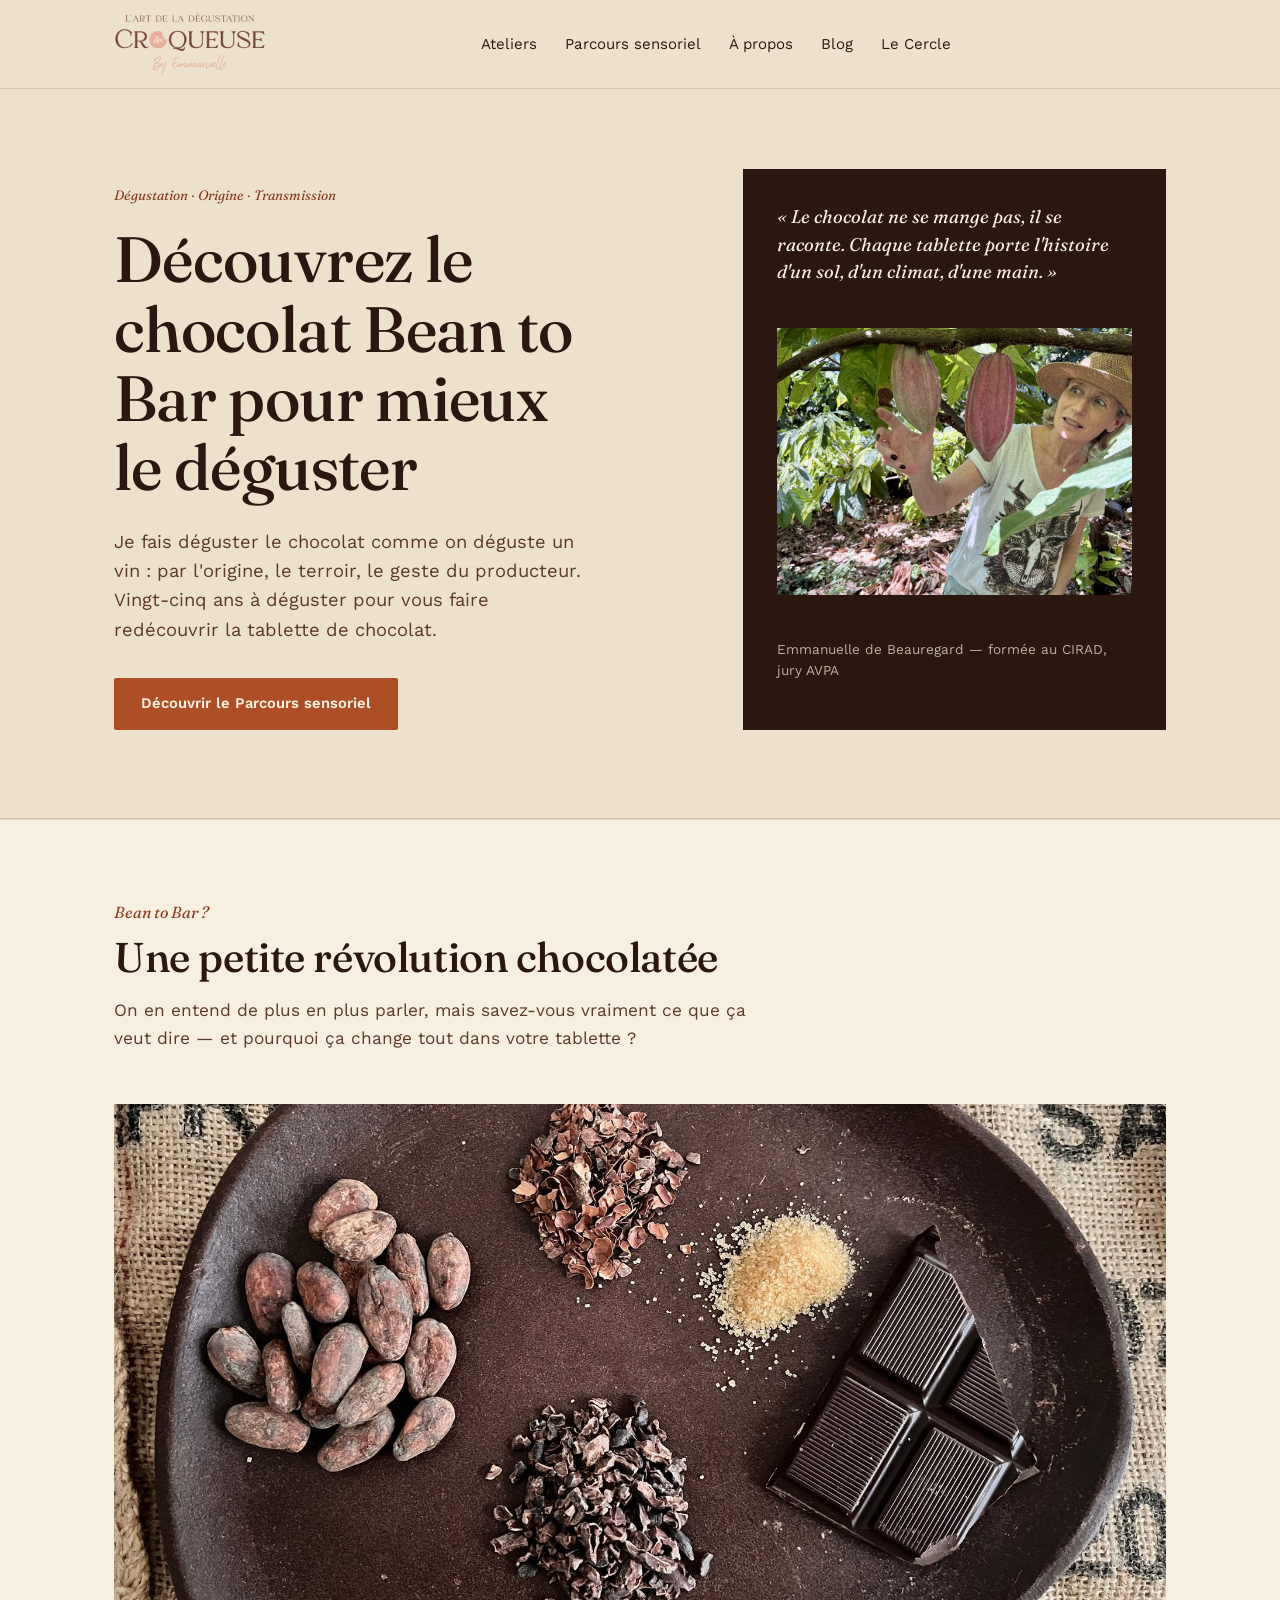
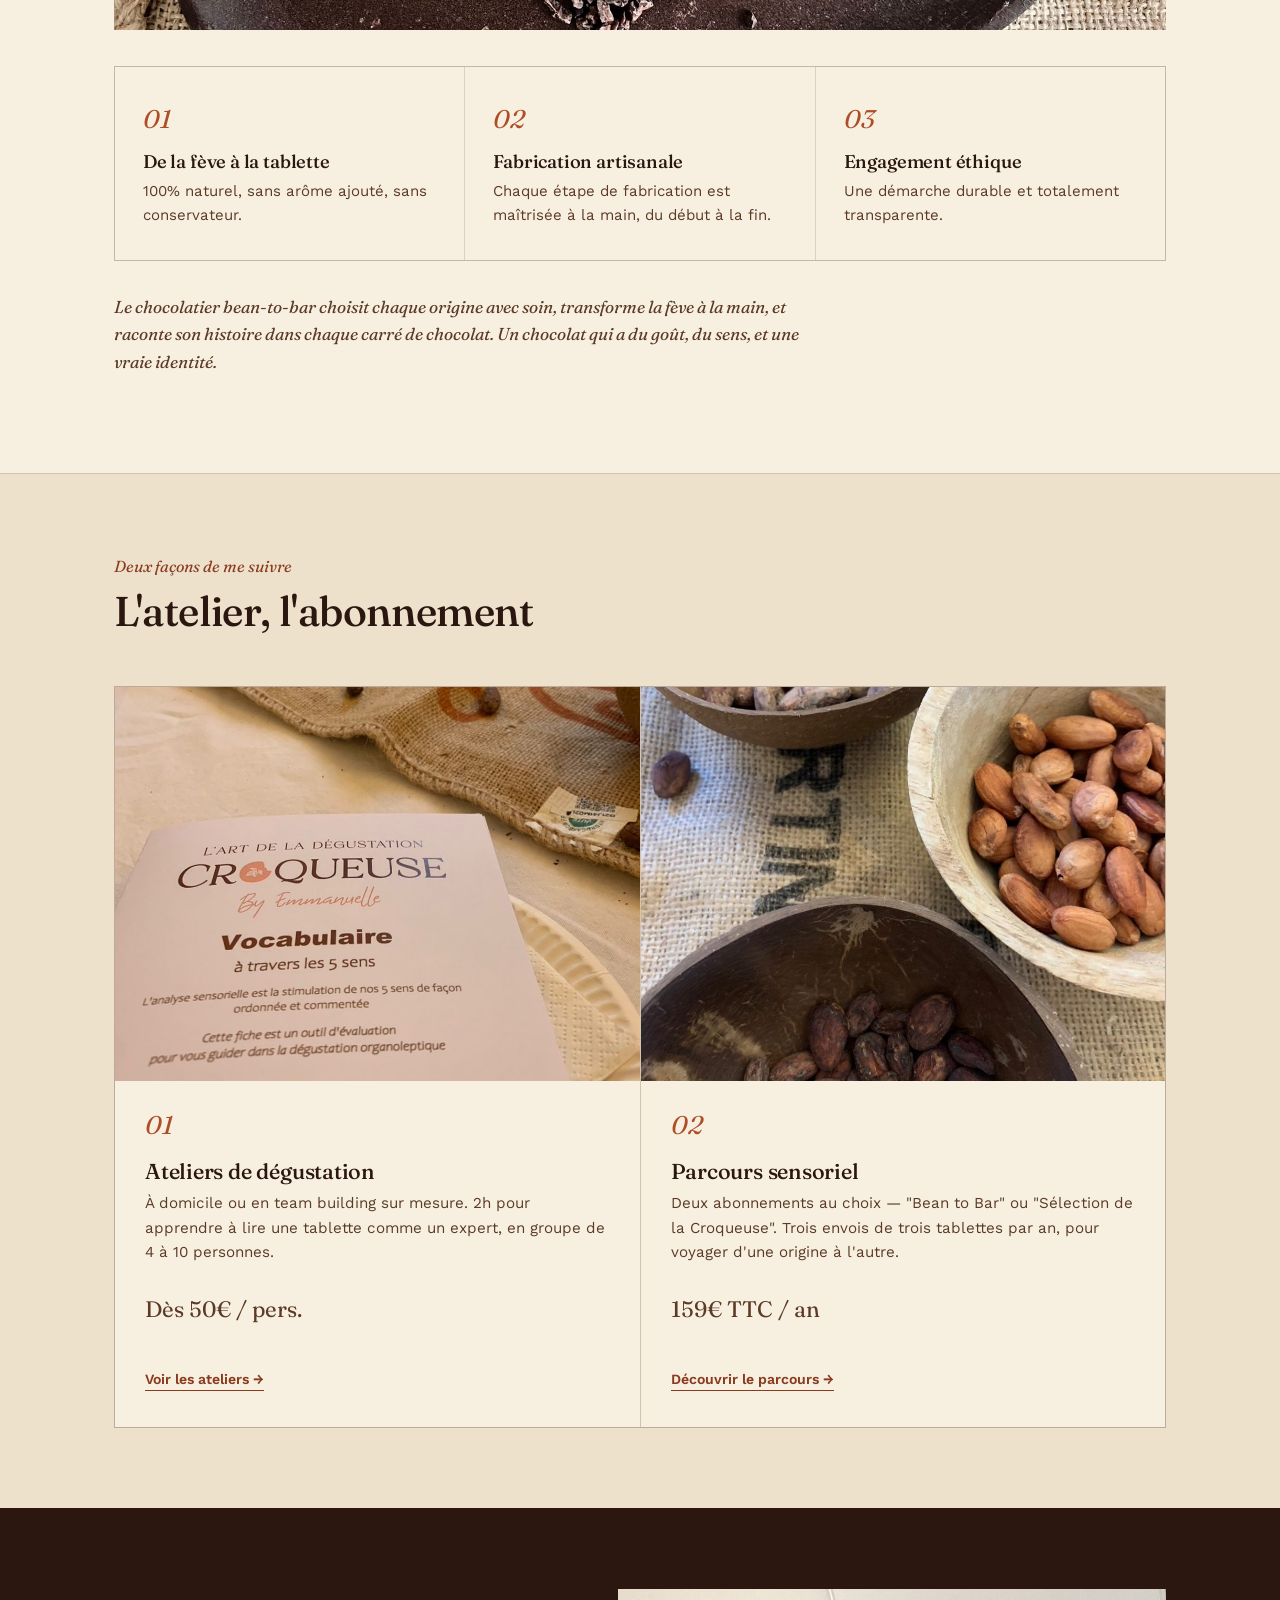
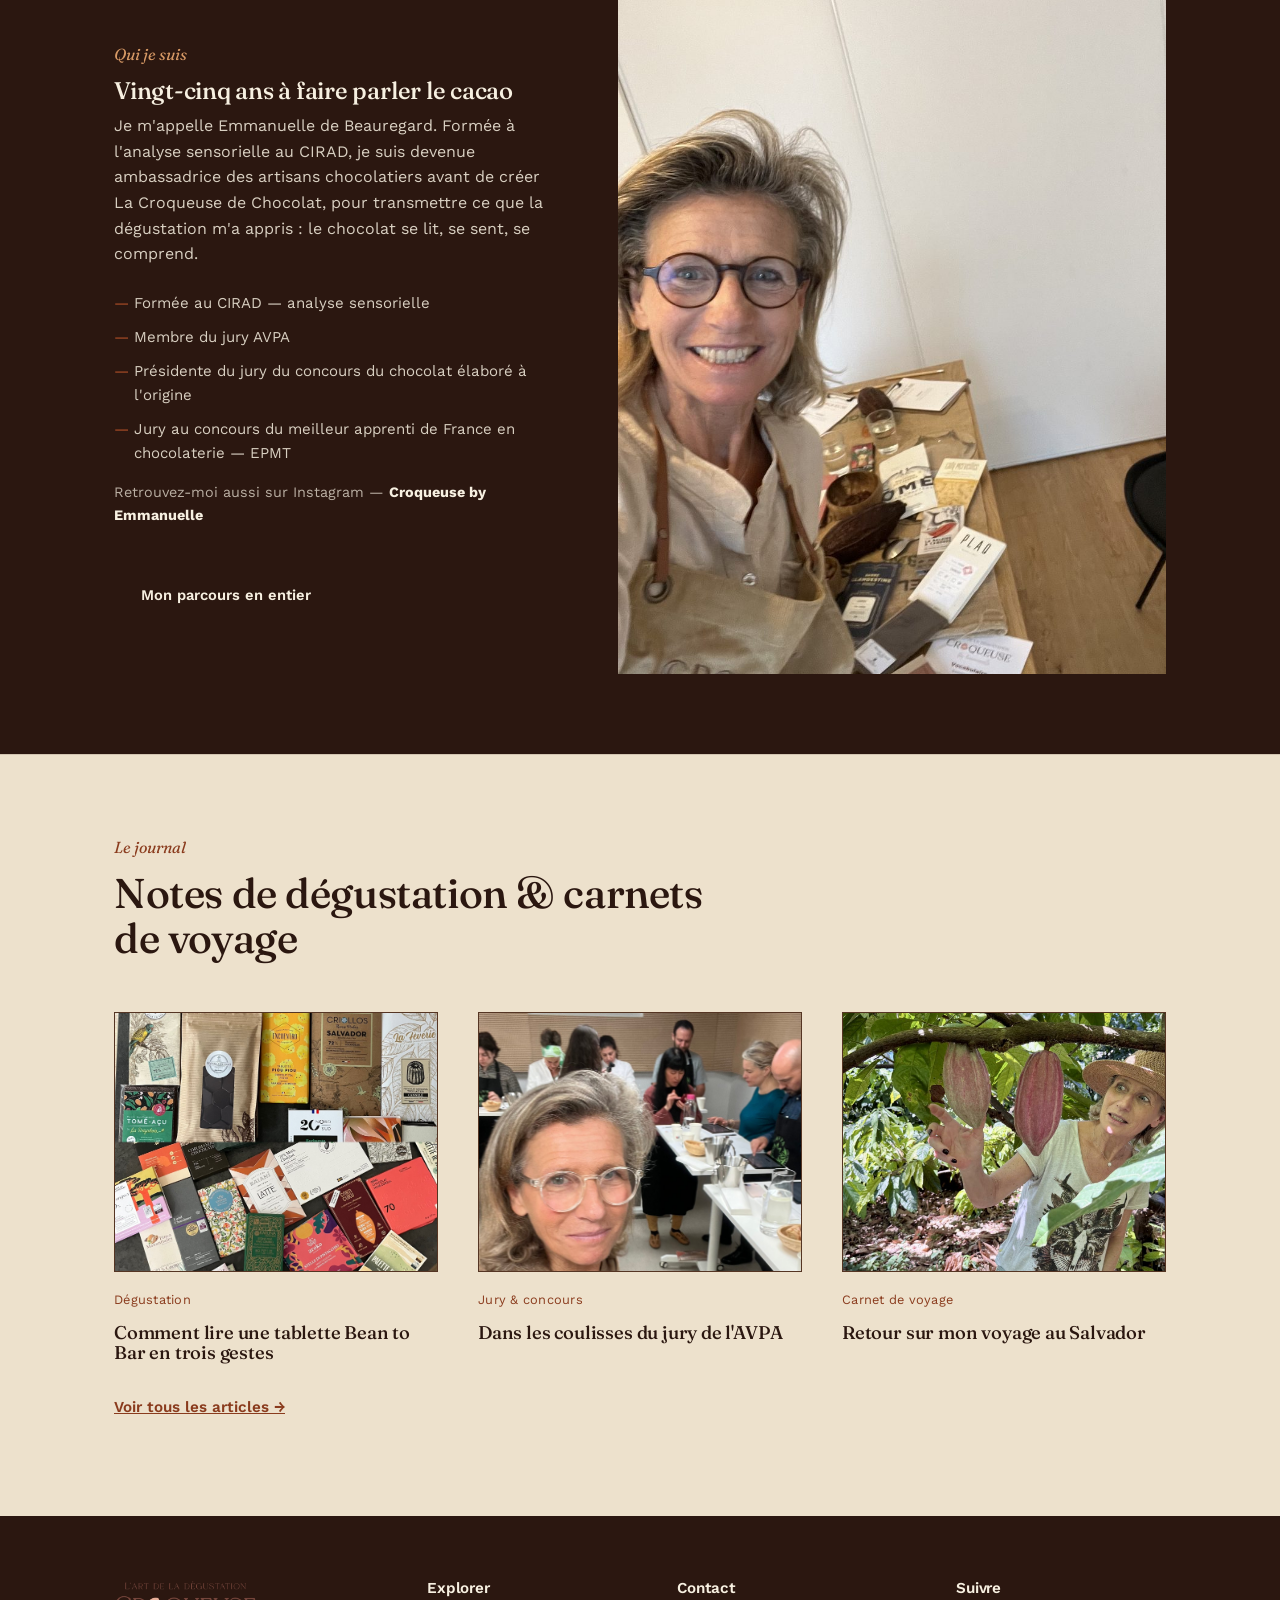
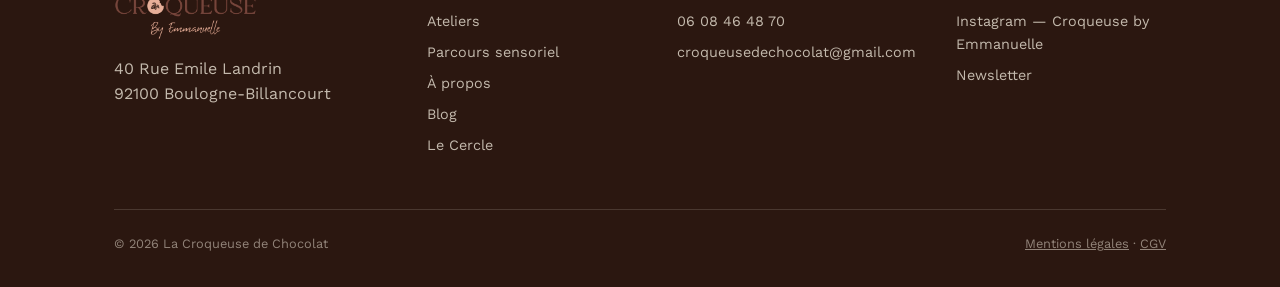
<file: index.html>
<!doctype html>
<html lang="fr">
<head>
<meta charset="UTF-8">
<meta name="viewport" content="width=device-width, initial-scale=1.0">
<title>La Croqueuse de Chocolat — Ateliers & tablettes Bean to Bar</title>
<meta name="description" content="Ateliers de dégustation, Cercle Bean to Bar et tablettes sélectionnées par Emmanuelle de Beauregard, formée au CIRAD, jury AVPA.">
<link rel="stylesheet" href="style.css?v=8">
</head>
<body>

<header class="site-header">
  <div class="wrap">
    <a href="index.html" class="logo"><img src="logo.png" alt="La Croqueuse de Chocolat — By Emmanuelle"></a>
    <nav class="nav" id="nav">
      <div class="nav-head"><a href="index.html" class="logo"><img src="logo.png" alt="La Croqueuse de Chocolat"></a><button class="nav-close" id="navClose" type="button" aria-label="Fermer le menu">✕</button></div>
      <a href="ateliers.html">Ateliers</a>
      <a href="parcours-sensoriel.html">Parcours sensoriel</a>
      <a href="a-propos.html">À propos</a>
      <a href="blog.html">Blog</a>
      <a href="le-cercle.html">Le Cercle</a>
    </nav>
    <div class="nav-actions">
      <button class="menu-toggle" id="menuToggle" aria-label="Ouvrir le menu" aria-expanded="false">Menu</button>
    </div>
  </div>
</header>

<section class="hero">
  <div class="wrap">
    <div>
      <p class="hero-eyebrow">Dégustation · Origine · Transmission</p>
      <h1>Découvrez le chocolat Bean to Bar pour mieux le déguster</h1>
      <p class="hero-lede">Je fais déguster le chocolat comme on déguste un vin : par l'origine, le terroir, le geste du producteur. Vingt-cinq ans à déguster pour vous faire redécouvrir la tablette de chocolat.</p>
      <div class="hero-cta">
        <a href="parcours-sensoriel.html" class="btn btn-primary">Découvrir le Parcours sensoriel</a>
      </div>
    </div>
    <div class="hero-panel">
      <p class="quote">« Le chocolat ne se mange pas, il se raconte. Chaque tablette porte l'histoire d'un sol, d'un climat, d'une main. »</p>
      <div class="hero-photo photo-slot">
        <img src="hero-accueil.jpg" alt="La Croqueuse de Chocolat" onerror="this.style.display='none'; this.nextElementSibling.style.display='flex';">
        <div class="photo-fallback">Photo à venir<small>hero-accueil.jpg</small></div>
      </div>
      <p class="sign">Emmanuelle de Beauregard — formée au CIRAD, jury AVPA</p>
    </div>
  </div>
</section>

<section class="b2b-intro">
  <div class="wrap">
    <div class="section-head">
      <p class="section-tag">Bean to Bar ?</p>
      <h2>Une petite révolution chocolatée</h2>
      <p class="b2b-lede">On en entend de plus en plus parler, mais savez-vous vraiment ce que ça veut dire — et pourquoi ça change tout dans votre tablette ?</p>
    </div>
    <div class="b2b-photo photo-slot">
      <img src="bean-to-bar.jpg" alt="Du cacao à la tablette Bean to Bar" onerror="this.style.display='none'; this.nextElementSibling.style.display='flex';">
      <div class="photo-fallback">Photo à venir<small>bean-to-bar.jpg</small></div>
    </div>
    <div class="b2b-grid">
      <div class="b2b-card">
        <span class="num">01</span>
        <h3>De la fève à la tablette</h3>
        <p>100% naturel, sans arôme ajouté, sans conservateur.</p>
      </div>
      <div class="b2b-card">
        <span class="num">02</span>
        <h3>Fabrication artisanale</h3>
        <p>Chaque étape de fabrication est maîtrisée à la main, du début à la fin.</p>
      </div>
      <div class="b2b-card">
        <span class="num">03</span>
        <h3>Engagement éthique</h3>
        <p>Une démarche durable et totalement transparente.</p>
      </div>
    </div>
    <p class="b2b-outro">Le chocolatier bean-to-bar choisit chaque origine avec soin, transforme la fève à la main, et raconte son histoire dans chaque carré de chocolat. Un chocolat qui a du goût, du sens, et une vraie identité.</p>
  </div>
</section>

<section id="offres">
  <div class="wrap">
    <div class="section-head">
      <p class="section-tag">Deux façons de me suivre</p>
      <h2>L'atelier, l'abonnement</h2>
    </div>
    <div class="offers offers-2">
      <div class="offer-card">
        <div class="offer-photo photo-slot">
          <img src="offre-ateliers.jpg" alt="Atelier de dégustation" onerror="this.style.display='none'; this.nextElementSibling.style.display='flex';">
          <div class="photo-fallback">Photo à venir<small>offre-ateliers.jpg</small></div>
        </div>
        <span class="num">01</span>
        <h3>Ateliers de dégustation</h3>
        <p>À domicile ou en team building sur mesure. 2h pour apprendre à lire une tablette comme un expert, en groupe de 4 à 10 personnes.</p>
        <p class="price">Dès 50€ / pers.</p>
        <a href="ateliers.html">Voir les ateliers →</a>
      </div>
      <div class="offer-card">
        <div class="offer-photo photo-slot">
          <img src="offre-parcours.jpg" alt="Parcours sensoriel" onerror="this.style.display='none'; this.nextElementSibling.style.display='flex';">
          <div class="photo-fallback">Photo à venir<small>offre-parcours.jpg</small></div>
        </div>
        <span class="num">02</span>
        <h3>Parcours sensoriel</h3>
        <p>Deux abonnements au choix — "Bean to Bar" ou "Sélection de la Croqueuse". Trois envois de trois tablettes par an, pour voyager d'une origine à l'autre.</p>
        <p class="price">159€ TTC / an</p>
        <a href="parcours-sensoriel.html">Découvrir le parcours →</a>
      </div>
    </div>
  </div>
</section>

<section class="about-strip">
  <div class="wrap">
    <div>
      <p class="section-tag" style="color:#D89A66">Qui je suis</p>
      <h2>Vingt-cinq ans à faire parler le cacao</h2>
      <p style="color:rgba(247,240,225,.85)">Je m'appelle Emmanuelle de Beauregard. Formée à l'analyse sensorielle au CIRAD, je suis devenue ambassadrice des artisans chocolatiers avant de créer La Croqueuse de Chocolat, pour transmettre ce que la dégustation m'a appris : le chocolat se lit, se sent, se comprend.</p>
      <ul class="credentials">
        <li>Formée au CIRAD — analyse sensorielle</li>
        <li>Membre du jury AVPA</li>
        <li>Présidente du jury du concours du chocolat élaboré à l'origine</li>
        <li>Jury au concours du meilleur apprenti de France en chocolaterie — EPMT</li>
      </ul>
      <p style="margin-top:16px;font-size:.9rem;color:rgba(247,240,225,.7)">Retrouvez-moi aussi sur Instagram — <strong style="color:var(--creme-clair)">Croqueuse by Emmanuelle</strong></p>
      <a href="a-propos.html" class="btn btn-dark" style="margin-top:28px">Mon parcours en entier</a>
    </div>
    <div class="about-portrait photo-slot">
      <img src="portrait-emmanuelle.jpg" alt="Portrait d'Emmanuelle de Beauregard" onerror="this.style.display='none'; this.nextElementSibling.style.display='flex';">
      <div class="photo-fallback">Portrait<br>Emmanuelle de Beauregard<small>portrait-emmanuelle.jpg</small></div>
    </div>
  </div>
</section>

<section id="journal">
  <div class="wrap">
    <div class="section-head">
      <p class="section-tag">Le journal</p>
      <h2>Notes de dégustation & carnets de voyage</h2>
    </div>
    <div class="journal-grid">
      <article class="journal-card">
        <a href="article-3-gestes.html">
          <div class="journal-thumb photo-slot">
            <img src="article-3-gestes.jpg" alt="Comment lire une tablette Bean to Bar" onerror="this.style.display='none'; this.nextElementSibling.style.display='flex';">
            <div class="photo-fallback">Photo à venir<small>article-3-gestes.jpg</small></div>
          </div>
          <p class="journal-date">Dégustation</p>
          <h3>Comment lire une tablette Bean to Bar en trois gestes</h3>
        </a>
      </article>
      <article class="journal-card">
        <a href="article-jury-avpa.html">
          <div class="journal-thumb photo-slot">
            <img src="article-jury-avpa.jpg" alt="Dans les coulisses du jury AVPA" onerror="this.style.display='none'; this.nextElementSibling.style.display='flex';">
            <div class="photo-fallback">Photo à venir<small>article-jury-avpa.jpg</small></div>
          </div>
          <p class="journal-date">Jury & concours</p>
          <h3>Dans les coulisses du jury de l'AVPA</h3>
        </a>
      </article>
      <article class="journal-card">
        <a href="article-salvador.html">
          <div class="journal-thumb photo-slot">
            <img src="article-salvador.jpg" alt="Retour de mon voyage au Salvador" onerror="this.style.display='none'; this.nextElementSibling.style.display='flex';">
            <div class="photo-fallback">Photo à venir<small>article-salvador.jpg</small></div>
          </div>
          <p class="journal-date">Carnet de voyage</p>
          <h3>Retour sur mon voyage au Salvador</h3>
        </a>
      </article>
    </div>
    <p style="margin-top:24px"><a href="blog.html" style="color:var(--terracotta-d);font-weight:600;text-decoration:underline;font-size:.95rem">Voir tous les articles →</a></p>
  </div>
</section>

<footer class="site-footer">
  <div class="wrap">
    <div class="footer-grid">
      <div>
        <a href="index.html" class="logo"><img src="logo.png" alt="La Croqueuse de Chocolat"></a>
        <p style="margin-top:16px;max-width:32ch">40 Rue Emile Landrin<br>92100 Boulogne-Billancourt</p>
      </div>
      <div>
        <h4>Explorer</h4>
        <ul>
          <li><a href="ateliers.html">Ateliers</a></li>
          <li><a href="parcours-sensoriel.html">Parcours sensoriel</a></li>
          <li><a href="a-propos.html">À propos</a></li>
          <li><a href="blog.html">Blog</a></li>
          <li><a href="le-cercle.html">Le Cercle</a></li>
        </ul>
      </div>
      <div>
        <h4>Contact</h4>
        <ul>
          <li><a href="tel:0608464870">06 08 46 48 70</a></li>
          <li><a href="mailto:croqueusedechocolat@gmail.com">croqueusedechocolat@gmail.com</a></li>
        </ul>
      </div>
      <div>
        <h4>Suivre</h4>
        <ul>
          <li><a href="#">Instagram — Croqueuse by Emmanuelle</a></li>
          <li><a href="#">Newsletter</a></li>
        </ul>
      </div>
    </div>
    <div class="footer-bottom">
      <span>© <span id="year"></span> La Croqueuse de Chocolat</span>
      <span><a href="mentions-legales.html">Mentions légales</a> · <a href="cgv.html">CGV</a></span>
    </div>
  </div>
</footer>

<script src="main.js?v=8"></script>
</body>
</html>
</file>
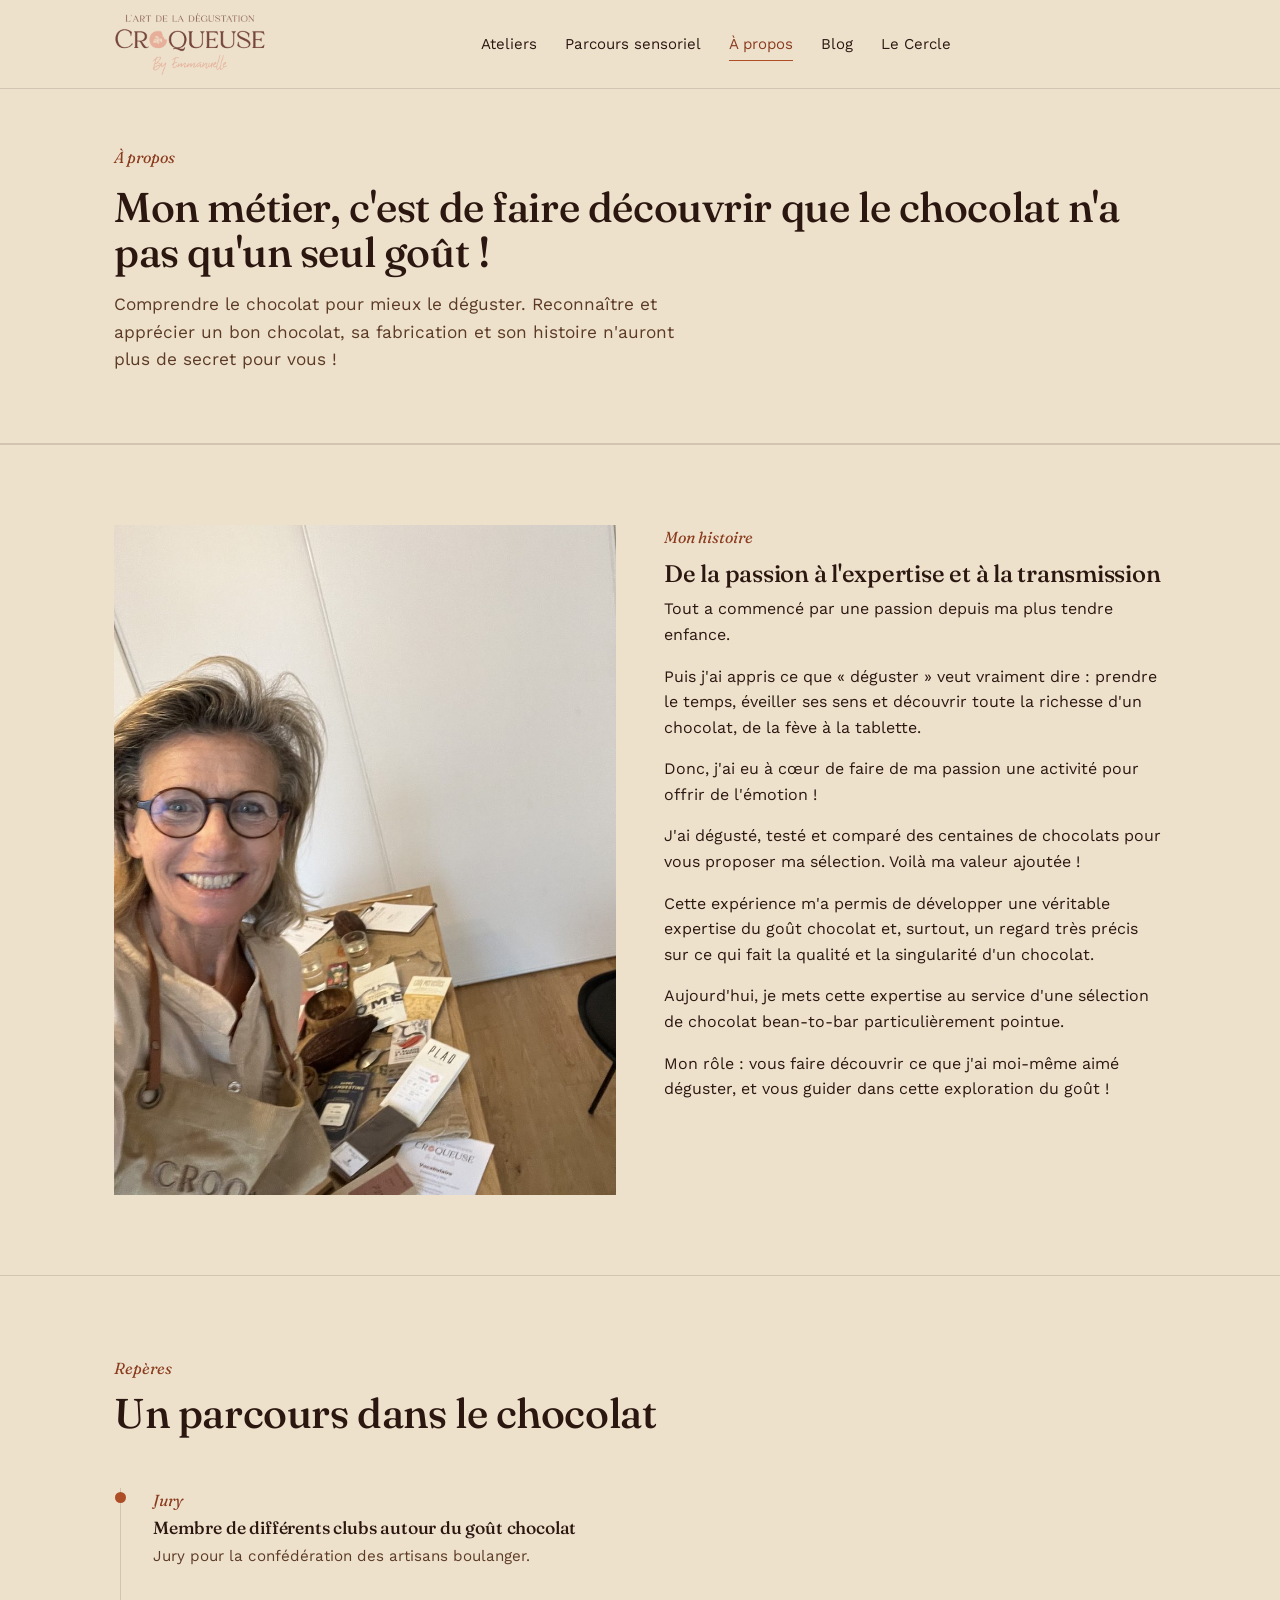
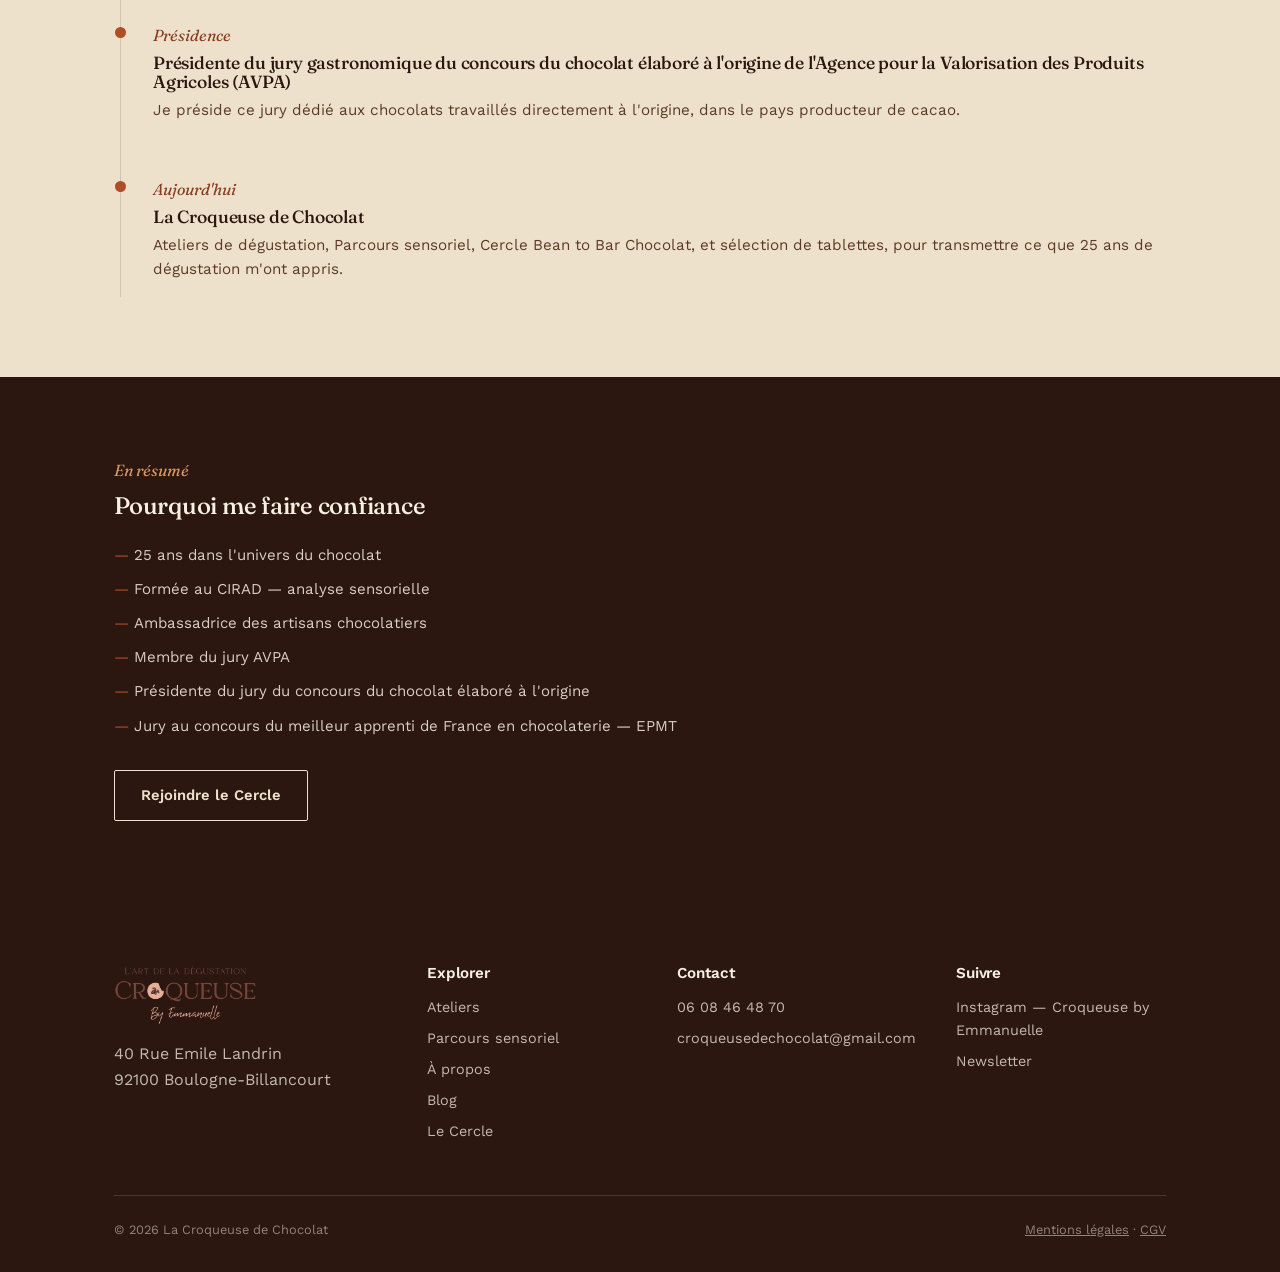
<file: a-propos.html>
<!doctype html>
<html lang="fr">
<head>
<meta charset="UTF-8">
<meta name="viewport" content="width=device-width, initial-scale=1.0">
<title>À propos — Emmanuelle de Beauregard | La Croqueuse de Chocolat</title>
<meta name="description" content="Emmanuelle de Beauregard, formée au CIRAD, membre du jury AVPA, 25 ans dans l'univers du chocolat Bean to Bar.">
<link rel="stylesheet" href="style.css?v=8">
</head>
<body>

<header class="site-header">
  <div class="wrap">
    <a href="index.html" class="logo"><img src="logo.png" alt="La Croqueuse de Chocolat — By Emmanuelle"></a>
    <nav class="nav" id="nav">
      <div class="nav-head"><a href="index.html" class="logo"><img src="logo.png" alt="La Croqueuse de Chocolat"></a><button class="nav-close" id="navClose" type="button" aria-label="Fermer le menu">✕</button></div>
      <a href="ateliers.html">Ateliers</a>
      <a href="parcours-sensoriel.html">Parcours sensoriel</a>
      <a href="a-propos.html" class="active">À propos</a>
      <a href="blog.html">Blog</a>
      <a href="le-cercle.html">Le Cercle</a>
    </nav>
    <div class="nav-actions">
      <button class="menu-toggle" id="menuToggle" aria-label="Ouvrir le menu" aria-expanded="false">Menu</button>
    </div>
  </div>
</header>

<section class="page-hero">
  <div class="wrap">
    <p class="section-tag">À propos</p>
    <h1 style="max-width:none;font-size:clamp(1.7rem,3.4vw,2.6rem)">Mon métier, c'est de faire découvrir que le chocolat n'a pas qu'un seul goût !</h1>
    <p class="lede">Comprendre le chocolat pour mieux le déguster. Reconnaître et apprécier un bon chocolat, sa fabrication et son histoire n'auront plus de secret pour vous !</p>
  </div>
</section>

<section id="histoire">
  <div class="wrap grid-2">
    <div class="about-portrait photo-slot" style="aspect-ratio:3/4">
      <img src="portrait-emmanuelle.jpg" alt="Emmanuelle de Beauregard" onerror="this.style.display='none'; this.nextElementSibling.style.display='flex';">
      <div class="photo-fallback">Portrait<br>Emmanuelle de Beauregard<small>portrait-emmanuelle.jpg</small></div>
    </div>
    <div>
      <p class="section-tag">Mon histoire</p>
      <h2>De la passion à l'expertise et à la transmission</h2>
      <p>Tout a commencé par une passion depuis ma plus tendre enfance.</p>
      <p>Puis j'ai appris ce que « déguster » veut vraiment dire : prendre le temps, éveiller ses sens et découvrir toute la richesse d'un chocolat, de la fève à la tablette.</p>
      <p>Donc, j'ai eu à cœur de faire de ma passion une activité pour offrir de l'émotion !</p>
      <p>J'ai dégusté, testé et comparé des centaines de chocolats pour vous proposer ma sélection. Voilà ma valeur ajoutée !</p>
      <p>Cette expérience m'a permis de développer une véritable expertise du goût chocolat et, surtout, un regard très précis sur ce qui fait la qualité et la singularité d'un chocolat.</p>
      <p>Aujourd'hui, je mets cette expertise au service d'une sélection de chocolat bean-to-bar particulièrement pointue.</p>
      <p>Mon rôle : vous faire découvrir ce que j'ai moi-même aimé déguster, et vous guider dans cette exploration du goût !</p>
    </div>
  </div>
</section>

<section id="parcours">
  <div class="wrap">
    <div class="section-head">
      <p class="section-tag">Repères</p>
      <h2>Un parcours dans le chocolat</h2>
    </div>
    <div class="timeline">
      <div class="timeline-item">
        <p class="year">Jury</p>
        <h3>Membre de différents clubs autour du goût chocolat</h3>
        <p>Jury pour la confédération des artisans boulanger.</p>
      </div>
      <div class="timeline-item">
        <p class="year">Présidence</p>
        <h3>Présidente du jury gastronomique du concours du chocolat élaboré à l'origine de l'Agence pour la Valorisation des Produits Agricoles (AVPA)</h3>
        <p>Je préside ce jury dédié aux chocolats travaillés directement à l'origine, dans le pays producteur de cacao.</p>
      </div>
      <div class="timeline-item">
        <p class="year">Aujourd'hui</p>
        <h3>La Croqueuse de Chocolat</h3>
        <p>Ateliers de dégustation, Parcours sensoriel, Cercle Bean to Bar Chocolat, et sélection de tablettes, pour transmettre ce que 25 ans de dégustation m'ont appris.</p>
      </div>
    </div>
  </div>
</section>

<section class="about-strip">
  <div class="wrap" style="grid-template-columns:1fr">
    <div>
      <p class="section-tag" style="color:#D89A66">En résumé</p>
      <h2>Pourquoi me faire confiance</h2>
      <ul class="credentials">
        <li>25 ans dans l'univers du chocolat</li>
        <li>Formée au CIRAD — analyse sensorielle</li>
        <li>Ambassadrice des artisans chocolatiers</li>
        <li>Membre du jury AVPA</li>
        <li>Présidente du jury du concours du chocolat élaboré à l'origine</li>
        <li>Jury au concours du meilleur apprenti de France en chocolaterie — EPMT</li>
      </ul>
      <div style="display:flex;gap:16px;margin-top:32px;flex-wrap:wrap">
        <a href="le-cercle.html" class="btn btn-ghost" style="border-color:var(--creme);color:var(--creme)">Rejoindre le Cercle</a>
      </div>
    </div>
  </div>
</section>

<footer class="site-footer">
  <div class="wrap">
    <div class="footer-grid">
      <div>
        <a href="index.html" class="logo"><img src="logo.png" alt="La Croqueuse de Chocolat"></a>
        <p style="margin-top:16px;max-width:32ch">40 Rue Emile Landrin<br>92100 Boulogne-Billancourt</p>
      </div>
      <div>
        <h4>Explorer</h4>
        <ul>
          <li><a href="ateliers.html">Ateliers</a></li>
          <li><a href="parcours-sensoriel.html">Parcours sensoriel</a></li>
          <li><a href="a-propos.html">À propos</a></li>
          <li><a href="blog.html">Blog</a></li>
          <li><a href="le-cercle.html">Le Cercle</a></li>
        </ul>
      </div>
      <div>
        <h4>Contact</h4>
        <ul>
          <li><a href="tel:0608464870">06 08 46 48 70</a></li>
          <li><a href="mailto:croqueusedechocolat@gmail.com">croqueusedechocolat@gmail.com</a></li>
        </ul>
      </div>
      <div>
        <h4>Suivre</h4>
        <ul>
          <li><a href="#">Instagram — Croqueuse by Emmanuelle</a></li>
          <li><a href="#">Newsletter</a></li>
        </ul>
      </div>
    </div>
    <div class="footer-bottom">
      <span>© <span id="year"></span> La Croqueuse de Chocolat</span>
      <span><a href="mentions-legales.html">Mentions légales</a> · <a href="cgv.html">CGV</a></span>
    </div>
  </div>
</footer>

<script src="main.js?v=8"></script>
</body>
</html>
</file>
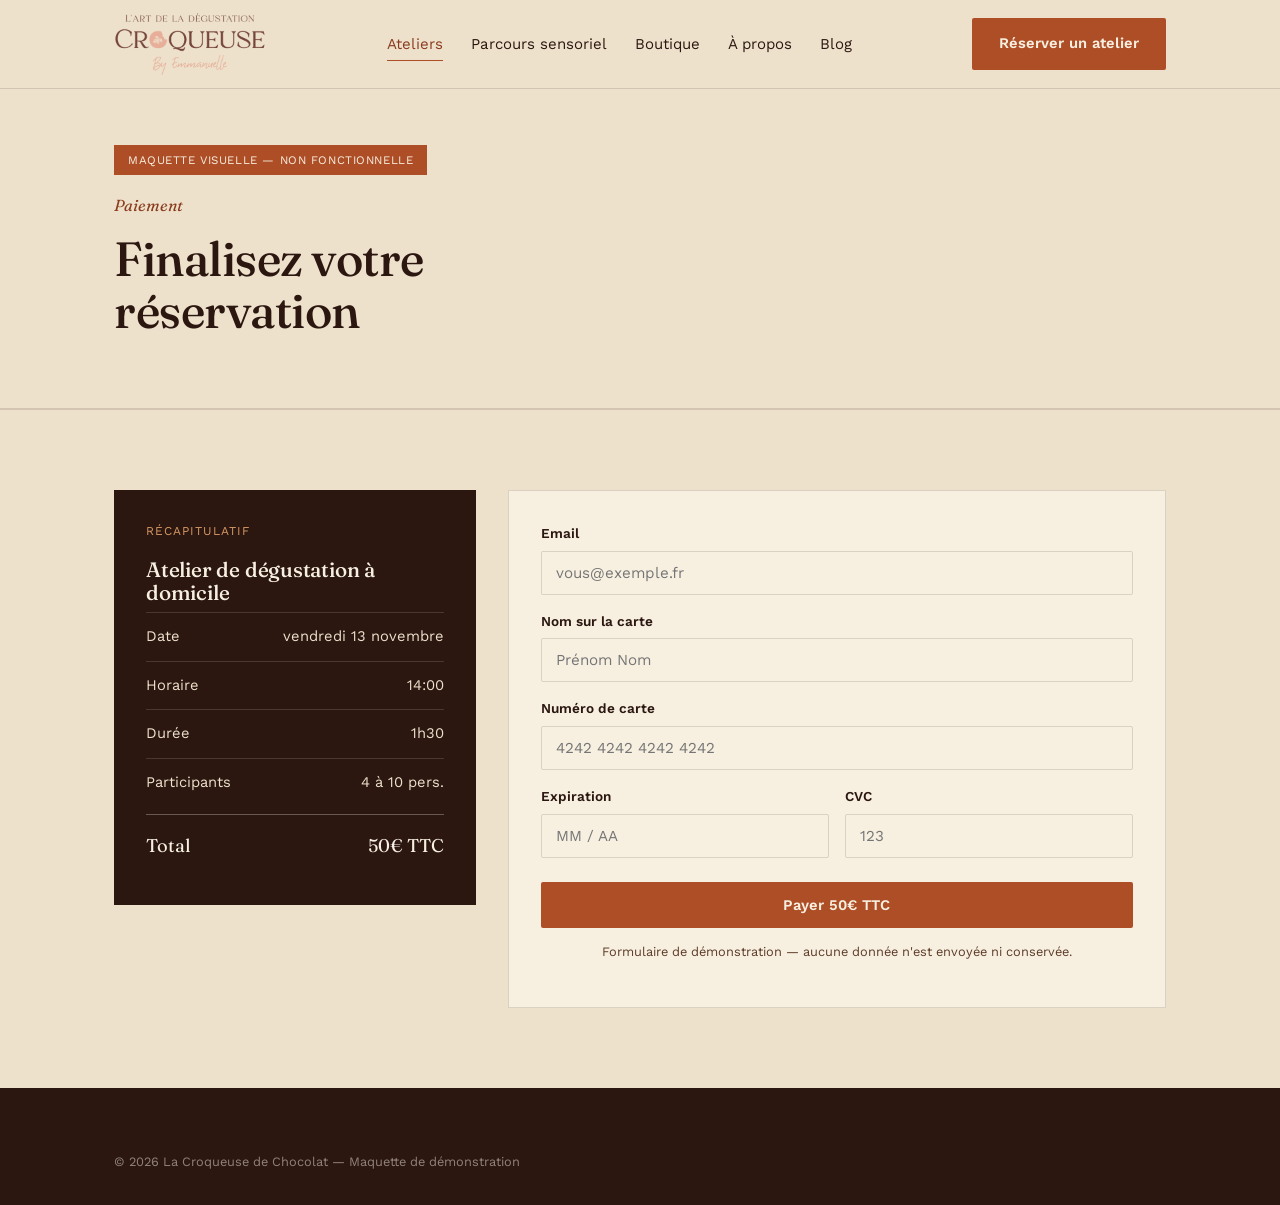
<file: apercu-paiement.html>
<!doctype html>
<html lang="fr">
<head>
<meta charset="UTF-8">
<meta name="viewport" content="width=device-width, initial-scale=1.0">
<title>Maquette — Paiement | La Croqueuse de Chocolat</title>
<link rel="stylesheet" href="style.css?v=4">
</head>
<body>

<header class="site-header">
  <div class="wrap">
    <a href="index.html" class="logo"><img src="logo.png" alt="La Croqueuse de Chocolat — By Emmanuelle"></a>
    <nav class="nav" id="nav">
      <a href="ateliers.html" class="active">Ateliers</a>
      <a href="parcours-sensoriel.html">Parcours sensoriel</a>
      <a href="boutique.html">Boutique</a>
      <a href="a-propos.html">À propos</a>
      <a href="blog.html">Blog</a>
      <a href="#" class="btn btn-primary nav-cta">Réserver un atelier</a>
    </nav>
    <div class="nav-actions">
      <a href="#" class="btn btn-primary">Réserver un atelier</a>
      <button class="menu-toggle" id="menuToggle" aria-label="Ouvrir le menu" aria-expanded="false">Menu</button>
    </div>
  </div>
</header>

<section class="page-hero">
  <div class="wrap">
    <span class="mockup-flag">Maquette visuelle — non fonctionnelle</span>
    <p class="section-tag">Paiement</p>
    <h1>Finalisez votre réservation</h1>
  </div>
</section>

<section id="paiement">
  <div class="wrap">
    <div class="pay-wrap" id="payView">
      <div class="pay-recap">
        <p class="eyebrow">Récapitulatif</p>
        <h3>Atelier de dégustation à domicile</h3>
        <div class="recap-line"><span>Date</span><span id="recapDate">—</span></div>
        <div class="recap-line"><span>Horaire</span><span id="recapHeure">—</span></div>
        <div class="recap-line"><span>Durée</span><span>1h30</span></div>
        <div class="recap-line"><span>Participants</span><span>4 à 10 pers.</span></div>
        <div class="recap-line total"><span>Total</span><span>50€ TTC</span></div>
      </div>
      <div class="pay-form">
        <form id="fakePayForm">
          <div style="margin-bottom:16px">
            <label>Email</label>
            <input type="email" placeholder="vous@exemple.fr" required>
          </div>
          <div style="margin-bottom:16px">
            <label>Nom sur la carte</label>
            <input type="text" placeholder="Prénom Nom" required>
          </div>
          <div style="margin-bottom:16px">
            <label>Numéro de carte</label>
            <input type="text" placeholder="4242 4242 4242 4242" required>
          </div>
          <div class="row-2">
            <div>
              <label>Expiration</label>
              <input type="text" placeholder="MM / AA" required>
            </div>
            <div>
              <label>CVC</label>
              <input type="text" placeholder="123" required>
            </div>
          </div>
          <button type="submit" class="btn btn-primary" style="margin-top:24px;width:100%;justify-content:center">Payer 50€ TTC</button>
          <p style="margin-top:14px;font-size:.8rem;color:var(--brun-cacao);text-align:center">Formulaire de démonstration — aucune donnée n'est envoyée ni conservée.</p>
        </form>
      </div>
    </div>

    <div id="confirmView" style="display:none">
      <div class="pay-form confirmation" style="max-width:520px;margin:0 auto">
        <div class="check">✓</div>
        <h3>Réservation confirmée</h3>
        <p>Votre atelier est réservé pour le <strong id="confirmDate"></strong> à <strong id="confirmHeure"></strong>.<br>Un email de confirmation vous serait envoyé automatiquement.</p>
        <a href="apercu-reservation.html" class="btn btn-ghost" style="margin-top:20px">Retour au calendrier</a>
      </div>
    </div>
  </div>
</section>

<footer class="site-footer">
  <div class="wrap">
    <div class="footer-bottom" style="margin-top:0;border-top:0;padding-top:0">
      <span>© <span id="year"></span> La Croqueuse de Chocolat — Maquette de démonstration</span>
    </div>
  </div>
</footer>

<script src="main.js?v=4"></script>
<script>
const params = new URLSearchParams(window.location.search);
const jour = params.get('jour') || '13';
const heure = params.get('heure') || '14:00';
const jours = {1:"jeudi",2:"vendredi",3:"samedi",4:"dimanche",5:"lundi",6:"mardi",7:"mercredi",8:"jeudi",9:"vendredi",10:"samedi",11:"dimanche",12:"lundi",13:"vendredi",14:"mercredi",15:"jeudi",16:"vendredi",17:"samedi",18:"dimanche",19:"lundi",20:"mardi",21:"mercredi",22:"jeudi",23:"vendredi",24:"samedi",25:"dimanche",26:"lundi",27:"mardi",28:"mercredi",29:"jeudi",30:"vendredi"};
const dateTexte = `${jours[jour] || ''} ${jour} novembre`;

document.getElementById('recapDate').textContent = dateTexte;
document.getElementById('recapHeure').textContent = heure;

document.getElementById('fakePayForm').addEventListener('submit', (e) => {
  e.preventDefault();
  document.getElementById('confirmDate').textContent = dateTexte;
  document.getElementById('confirmHeure').textContent = heure;
  document.getElementById('payView').style.display = 'none';
  document.getElementById('confirmView').style.display = 'block';
});
</script>
</body>
</html>
</file>
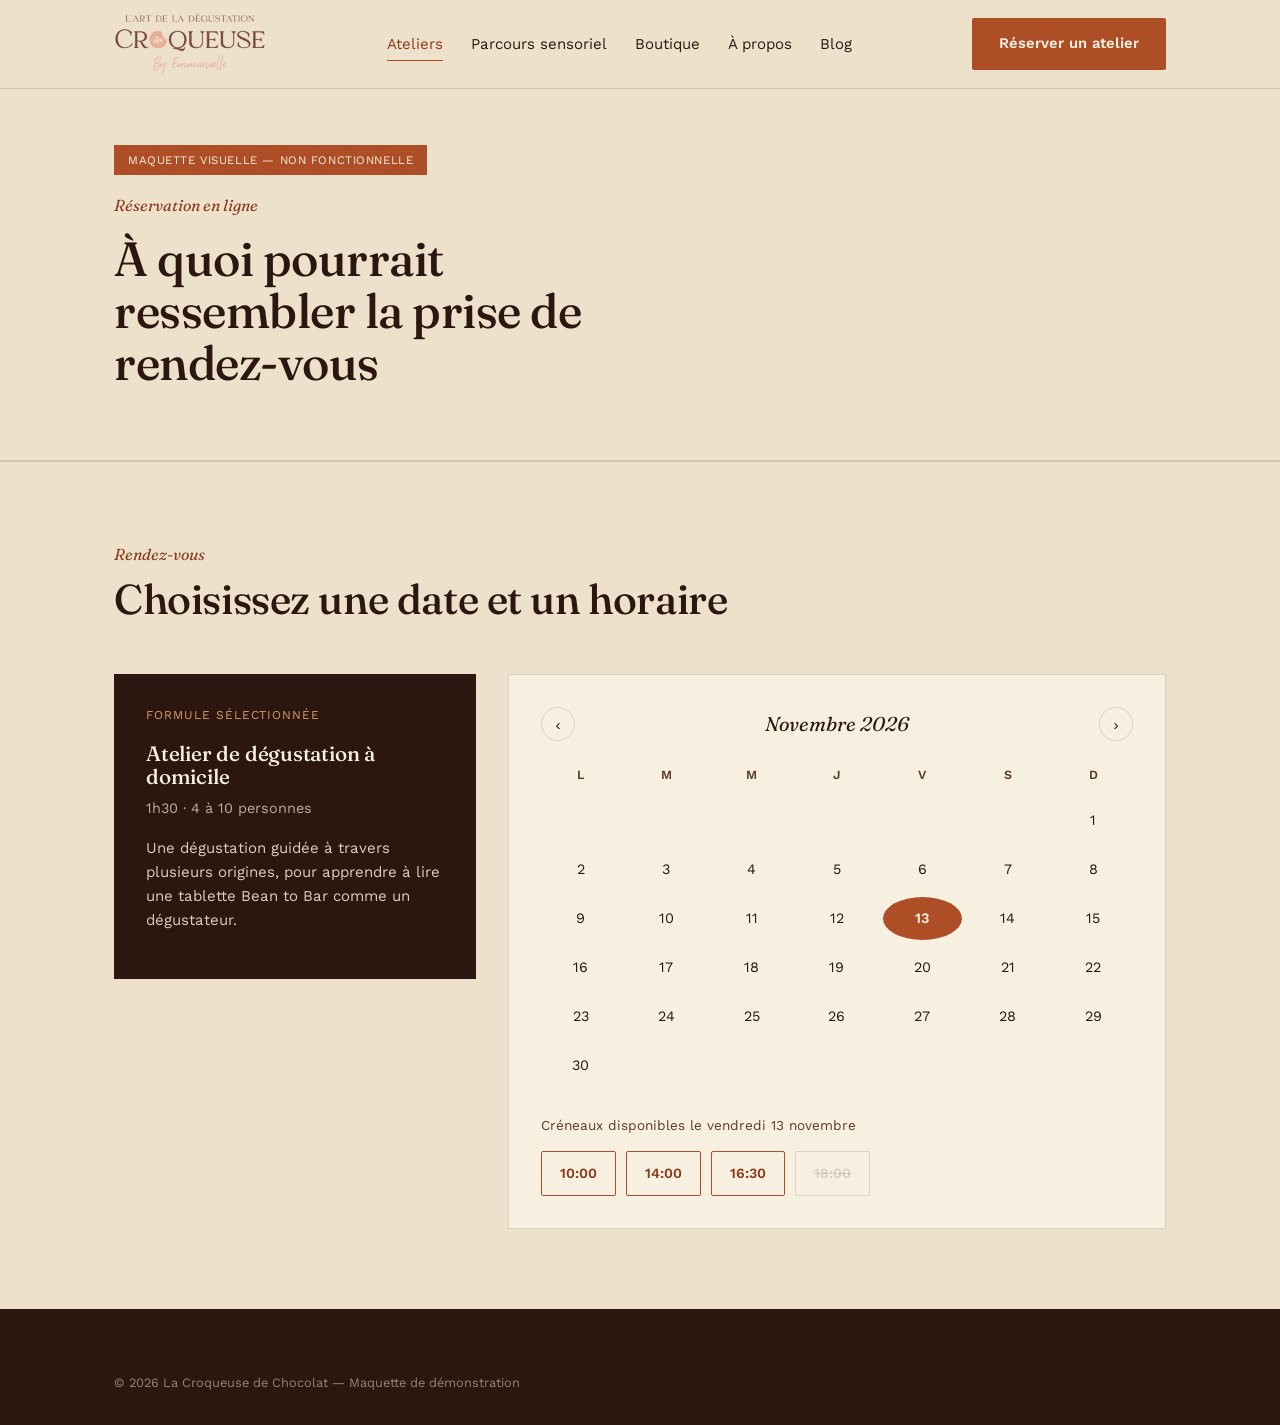
<file: apercu-reservation.html>
<!doctype html>
<html lang="fr">
<head>
<meta charset="UTF-8">
<meta name="viewport" content="width=device-width, initial-scale=1.0">
<title>Maquette — Réservation en ligne | La Croqueuse de Chocolat</title>
<link rel="stylesheet" href="style.css?v=4">
</head>
<body>

<header class="site-header">
  <div class="wrap">
    <a href="index.html" class="logo"><img src="logo.png" alt="La Croqueuse de Chocolat — By Emmanuelle"></a>
    <nav class="nav" id="nav">
      <a href="ateliers.html" class="active">Ateliers</a>
      <a href="parcours-sensoriel.html">Parcours sensoriel</a>
      <a href="boutique.html">Boutique</a>
      <a href="a-propos.html">À propos</a>
      <a href="blog.html">Blog</a>
      <a href="#" class="btn btn-primary nav-cta">Réserver un atelier</a>
    </nav>
    <div class="nav-actions">
      <a href="#" class="btn btn-primary">Réserver un atelier</a>
      <button class="menu-toggle" id="menuToggle" aria-label="Ouvrir le menu" aria-expanded="false">Menu</button>
    </div>
  </div>
</header>

<section class="page-hero">
  <div class="wrap">
    <span class="mockup-flag">Maquette visuelle — non fonctionnelle</span>
    <p class="section-tag">Réservation en ligne</p>
    <h1>À quoi pourrait ressembler la prise de rendez-vous</h1>
  </div>
</section>

<section id="reserver">
  <div class="wrap">
    <div class="section-head">
      <p class="section-tag">Rendez-vous</p>
      <h2>Choisissez une date et un horaire</h2>
    </div>
    <div class="booking-wrap">
      <div class="booking-summary">
        <p class="eyebrow">Formule sélectionnée</p>
        <h3>Atelier de dégustation à domicile</h3>
        <p class="duree">1h30 · 4 à 10 personnes</p>
        <p>Une dégustation guidée à travers plusieurs origines, pour apprendre à lire une tablette Bean to Bar comme un dégustateur.</p>
      </div>
      <div class="booking-calendar">
        <div class="cal-nav">
          <button aria-hidden="true">‹</button>
          <span class="mois">Novembre 2026</span>
          <button aria-hidden="true">›</button>
        </div>
        <div class="cal-grid" id="calGrid">
          <span class="dow">L</span><span class="dow">M</span><span class="dow">M</span><span class="dow">J</span><span class="dow">V</span><span class="dow">S</span><span class="dow">D</span>
          <span class="day"></span><span class="day"></span><span class="day"></span><span class="day"></span><span class="day"></span><span class="day"></span><span class="day active" data-day="1">1</span>
          <span class="day active" data-day="2">2</span><span class="day active" data-day="3">3</span><span class="day active" data-day="4">4</span><span class="day active" data-day="5">5</span><span class="day active" data-day="6">6</span><span class="day active" data-day="7">7</span><span class="day active" data-day="8">8</span>
          <span class="day active" data-day="9">9</span><span class="day active" data-day="10">10</span><span class="day active" data-day="11">11</span><span class="day active" data-day="12">12</span><span class="day active selected" data-day="13">13</span><span class="day active" data-day="14">14</span><span class="day active" data-day="15">15</span>
          <span class="day active" data-day="16">16</span><span class="day active" data-day="17">17</span><span class="day active" data-day="18">18</span><span class="day active" data-day="19">19</span><span class="day active" data-day="20">20</span><span class="day active" data-day="21">21</span><span class="day active" data-day="22">22</span>
          <span class="day active" data-day="23">23</span><span class="day active" data-day="24">24</span><span class="day active" data-day="25">25</span><span class="day active" data-day="26">26</span><span class="day active" data-day="27">27</span><span class="day active" data-day="28">28</span><span class="day active" data-day="29">29</span>
          <span class="day active" data-day="30">30</span>
        </div>
        <p class="slots-label" id="slotsLabel">Créneaux disponibles le vendredi 13 novembre</p>
        <div class="slots" id="slotsContainer">
          <span class="slot" data-time="10:00">10:00</span>
          <span class="slot" data-time="14:00">14:00</span>
          <span class="slot" data-time="16:30">16:30</span>
          <span class="slot taken" data-time="18:00">18:00</span>
        </div>
      </div>
    </div>
  </div>
</section>

<footer class="site-footer">
  <div class="wrap">
    <div class="footer-bottom" style="margin-top:0;border-top:0;padding-top:0">
      <span>© <span id="year"></span> La Croqueuse de Chocolat — Maquette de démonstration</span>
    </div>
  </div>
</footer>

<script src="main.js?v=4"></script>
<script>
const jours = {1:"jeudi",2:"vendredi",3:"samedi",4:"dimanche",5:"lundi",6:"mardi",7:"mercredi",8:"jeudi",9:"vendredi",10:"samedi",11:"dimanche",12:"lundi",13:"vendredi",14:"mercredi",15:"jeudi",16:"vendredi",17:"samedi",18:"dimanche",19:"lundi",20:"mardi",21:"mercredi",22:"jeudi",23:"vendredi",24:"samedi",25:"dimanche",26:"lundi",27:"mardi",28:"mercredi",29:"jeudi",30:"vendredi"};

document.querySelectorAll('#calGrid .day.active').forEach(day => {
  day.addEventListener('click', () => {
    document.querySelectorAll('#calGrid .day').forEach(d => d.classList.remove('selected'));
    day.classList.add('selected');
    const n = day.dataset.day;
    document.getElementById('slotsLabel').textContent = `Créneaux disponibles le ${jours[n]} ${n} novembre`;
  });
});

document.querySelectorAll('#slotsContainer .slot:not(.taken)').forEach(slot => {
  slot.addEventListener('click', () => {
    const selectedDay = document.querySelector('#calGrid .day.selected');
    const jour = selectedDay ? selectedDay.dataset.day : '13';
    const heure = slot.dataset.time;
    window.location.href = `apercu-paiement.html?jour=${jour}&heure=${encodeURIComponent(heure)}`;
  });
});
</script>
</body>
</html>
</file>
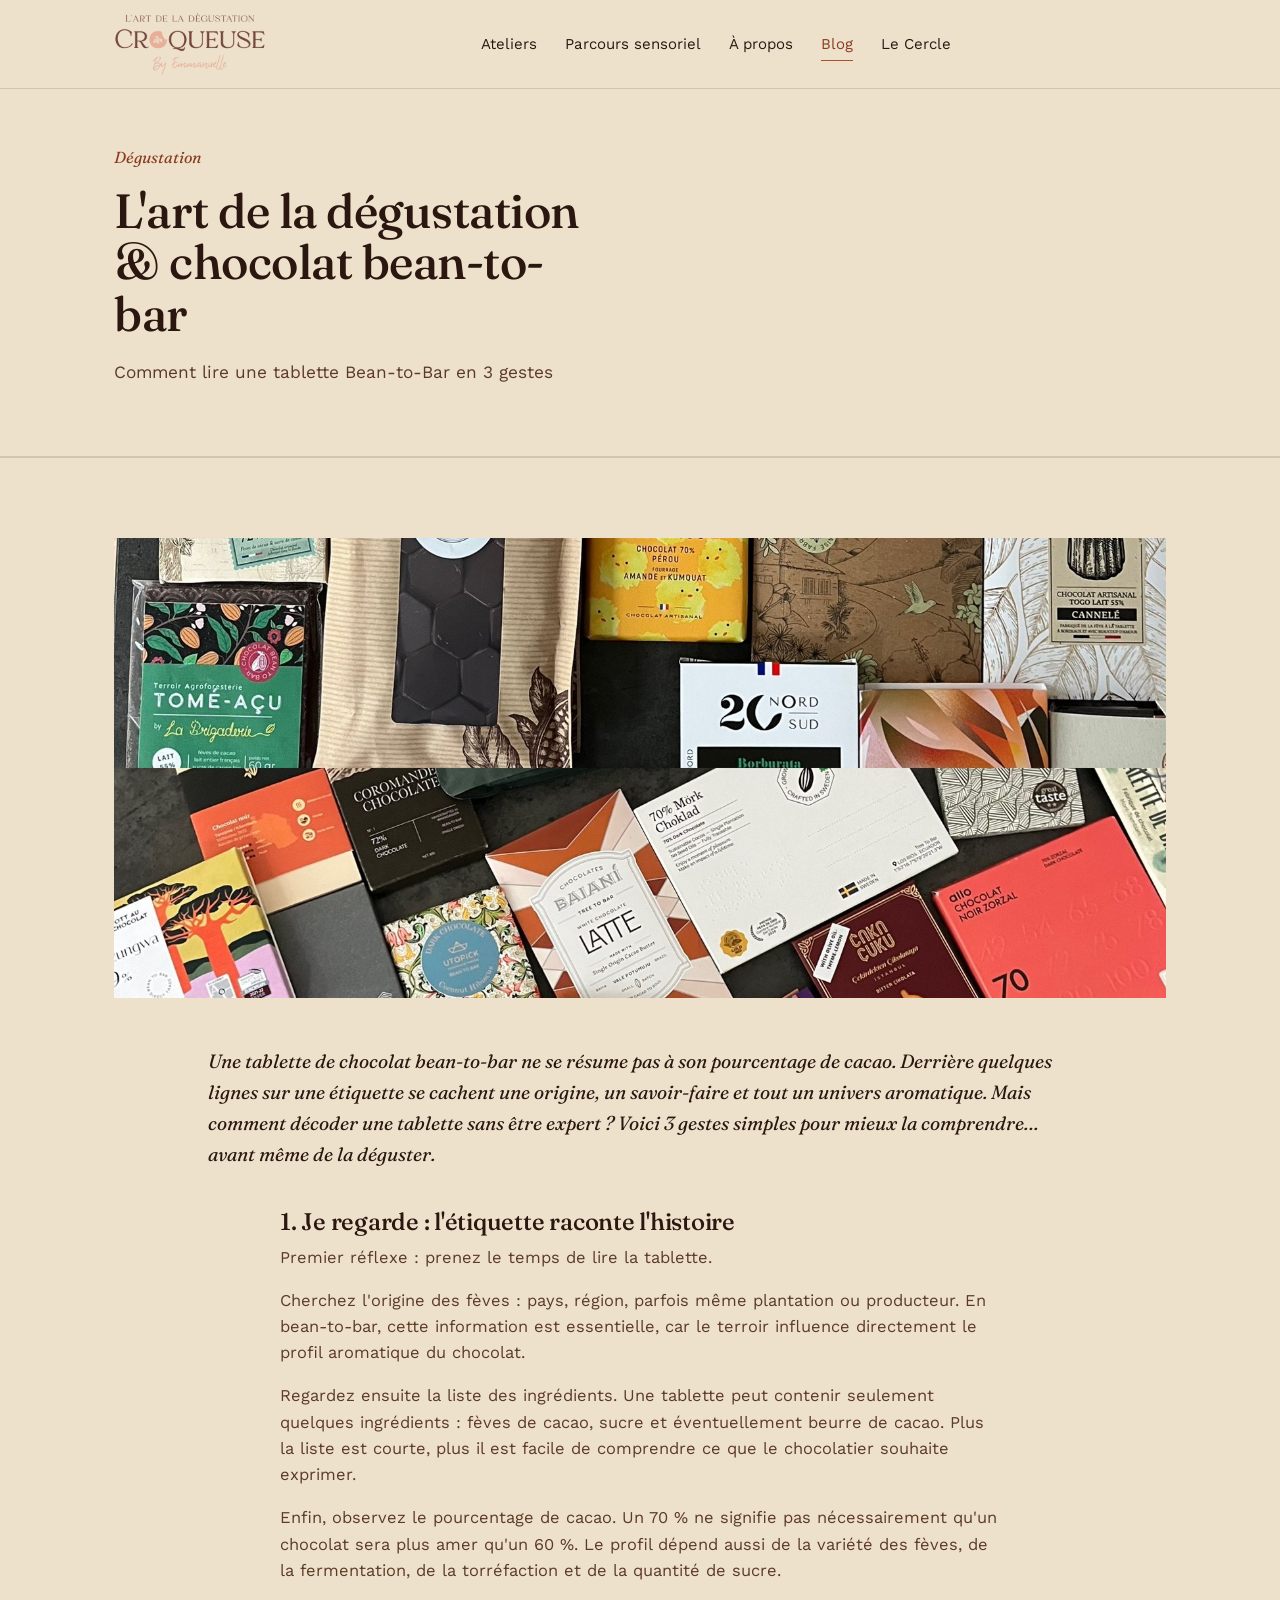
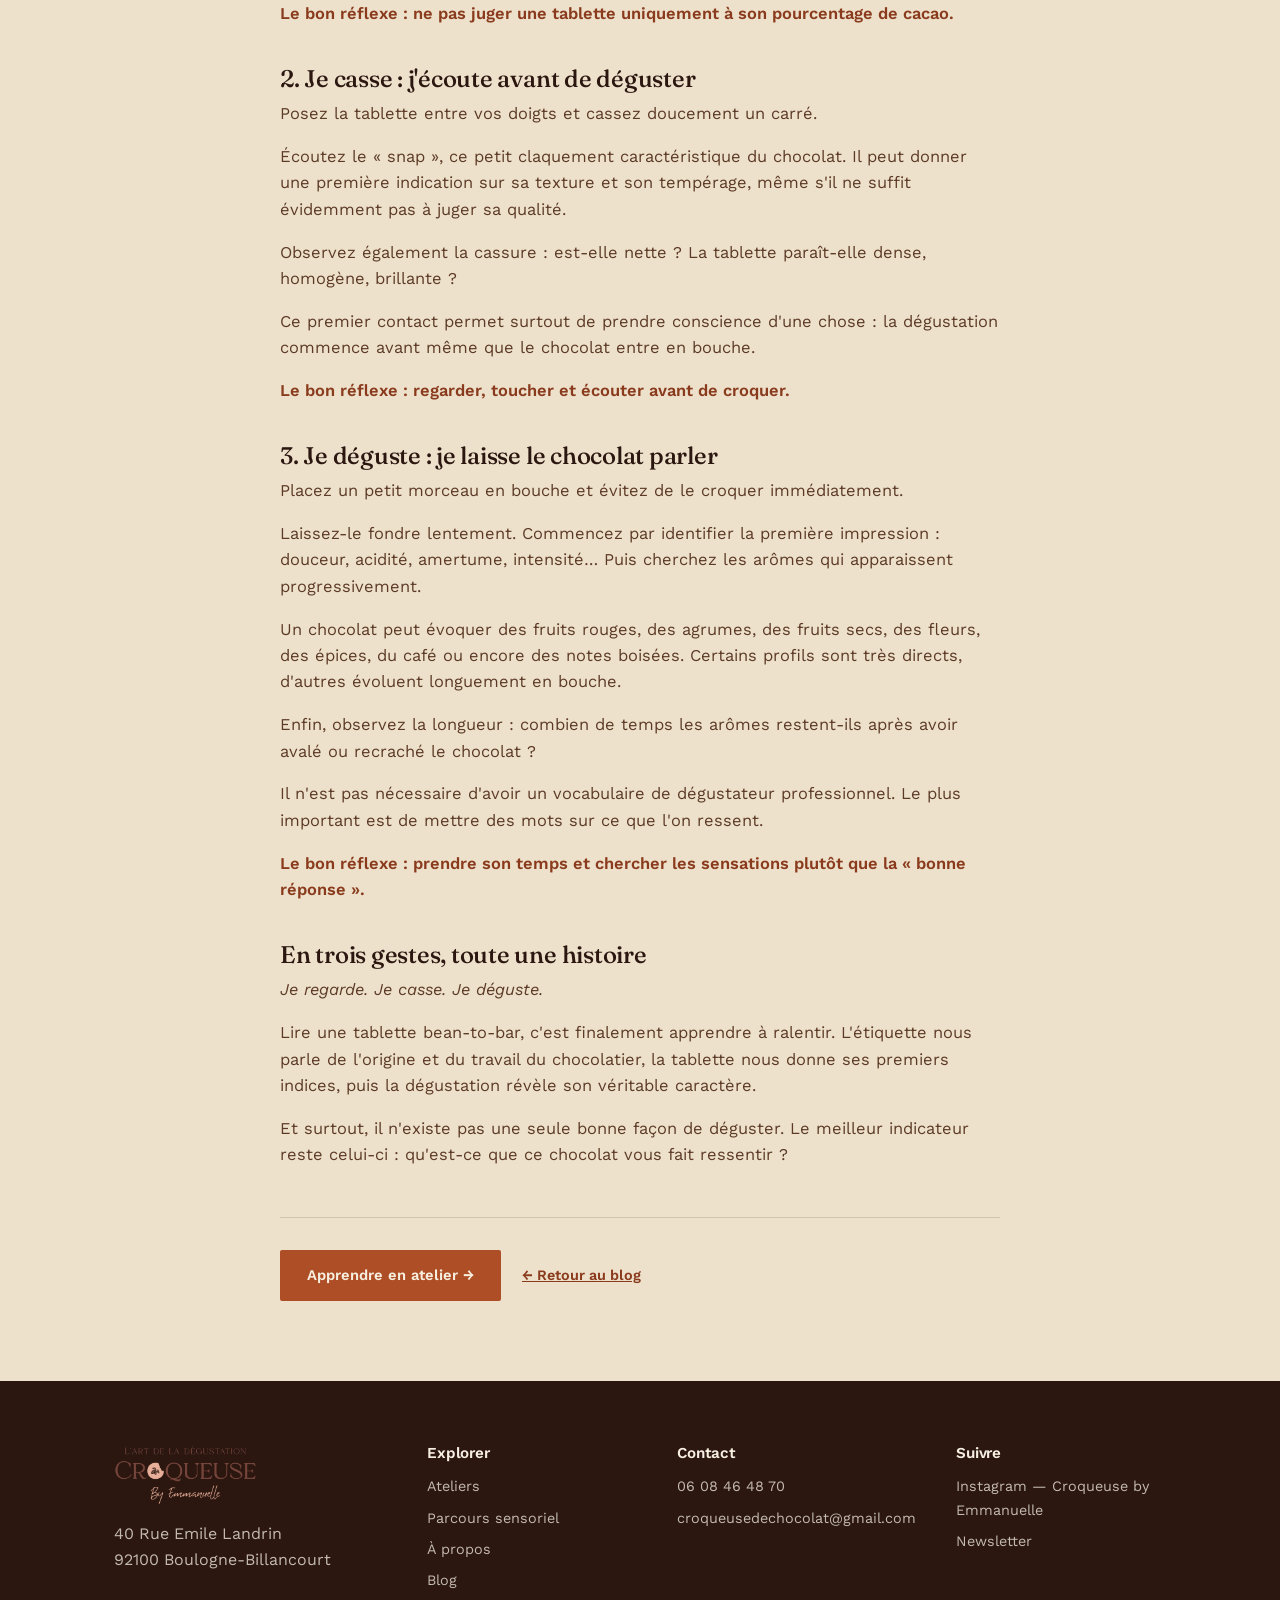
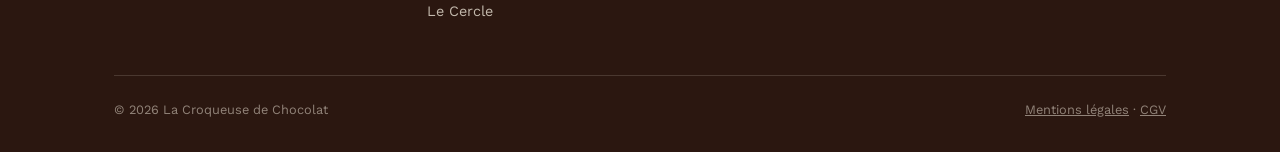
<file: article-3-gestes.html>
<!doctype html>
<html lang="fr">
<head>
<meta charset="UTF-8">
<meta name="viewport" content="width=device-width, initial-scale=1.0">
<title>Comment lire une tablette Bean-to-Bar en 3 gestes | La Croqueuse de Chocolat</title>
<meta name="description" content="L'art de la dégustation & chocolat bean-to-bar : 3 gestes simples pour comprendre une tablette avant même de la déguster.">
<link rel="stylesheet" href="style.css?v=8">
</head>
<body>

<header class="site-header">
  <div class="wrap">
    <a href="index.html" class="logo"><img src="logo.png" alt="La Croqueuse de Chocolat — By Emmanuelle"></a>
    <nav class="nav" id="nav">
      <div class="nav-head"><a href="index.html" class="logo"><img src="logo.png" alt="La Croqueuse de Chocolat"></a><button class="nav-close" id="navClose" type="button" aria-label="Fermer le menu">✕</button></div>
      <a href="ateliers.html">Ateliers</a>
      <a href="parcours-sensoriel.html">Parcours sensoriel</a>
      <a href="a-propos.html">À propos</a>
      <a href="blog.html" class="active">Blog</a>
      <a href="le-cercle.html">Le Cercle</a>
    </nav>
    <div class="nav-actions">
      <button class="menu-toggle" id="menuToggle" aria-label="Ouvrir le menu" aria-expanded="false">Menu</button>
    </div>
  </div>
</header>

<section class="page-hero">
  <div class="wrap">
    <p class="section-tag">Dégustation</p>
    <h1>L'art de la dégustation & chocolat bean-to-bar</h1>
    <p class="lede">Comment lire une tablette Bean-to-Bar en 3 gestes</p>
  </div>
</section>

<section>
  <div class="wrap">
    <div class="article-header photo-slot" style="margin-bottom:48px">
      <img src="article-3-gestes.jpg" alt="Lecture d'une tablette Bean to Bar" onerror="this.style.display='none'; this.nextElementSibling.style.display='flex';">
      <div class="photo-fallback">Photo à venir<small>article-3-gestes.jpg</small></div>
    </div>

    <p class="article-lead">Une tablette de chocolat bean-to-bar ne se résume pas à son pourcentage de cacao. Derrière quelques lignes sur une étiquette se cachent une origine, un savoir-faire et tout un univers aromatique. Mais comment décoder une tablette sans être expert ? Voici 3 gestes simples pour mieux la comprendre… avant même de la déguster.</p>

    <div class="article-body">
      <h2>1. Je regarde : l'étiquette raconte l'histoire</h2>
      <p>Premier réflexe : prenez le temps de lire la tablette.</p>
      <p>Cherchez l'origine des fèves : pays, région, parfois même plantation ou producteur. En bean-to-bar, cette information est essentielle, car le terroir influence directement le profil aromatique du chocolat.</p>
      <p>Regardez ensuite la liste des ingrédients. Une tablette peut contenir seulement quelques ingrédients : fèves de cacao, sucre et éventuellement beurre de cacao. Plus la liste est courte, plus il est facile de comprendre ce que le chocolatier souhaite exprimer.</p>
      <p>Enfin, observez le pourcentage de cacao. Un 70 % ne signifie pas nécessairement qu'un chocolat sera plus amer qu'un 60 %. Le profil dépend aussi de la variété des fèves, de la fermentation, de la torréfaction et de la quantité de sucre.</p>
      <p style="font-weight:600;color:var(--terracotta-d)">Le bon réflexe : ne pas juger une tablette uniquement à son pourcentage de cacao.</p>

      <h2>2. Je casse : j'écoute avant de déguster</h2>
      <p>Posez la tablette entre vos doigts et cassez doucement un carré.</p>
      <p>Écoutez le « snap », ce petit claquement caractéristique du chocolat. Il peut donner une première indication sur sa texture et son tempérage, même s'il ne suffit évidemment pas à juger sa qualité.</p>
      <p>Observez également la cassure : est-elle nette ? La tablette paraît-elle dense, homogène, brillante ?</p>
      <p>Ce premier contact permet surtout de prendre conscience d'une chose : la dégustation commence avant même que le chocolat entre en bouche.</p>
      <p style="font-weight:600;color:var(--terracotta-d)">Le bon réflexe : regarder, toucher et écouter avant de croquer.</p>

      <h2>3. Je déguste : je laisse le chocolat parler</h2>
      <p>Placez un petit morceau en bouche et évitez de le croquer immédiatement.</p>
      <p>Laissez-le fondre lentement. Commencez par identifier la première impression : douceur, acidité, amertume, intensité… Puis cherchez les arômes qui apparaissent progressivement.</p>
      <p>Un chocolat peut évoquer des fruits rouges, des agrumes, des fruits secs, des fleurs, des épices, du café ou encore des notes boisées. Certains profils sont très directs, d'autres évoluent longuement en bouche.</p>
      <p>Enfin, observez la longueur : combien de temps les arômes restent-ils après avoir avalé ou recraché le chocolat ?</p>
      <p>Il n'est pas nécessaire d'avoir un vocabulaire de dégustateur professionnel. Le plus important est de mettre des mots sur ce que l'on ressent.</p>
      <p style="font-weight:600;color:var(--terracotta-d)">Le bon réflexe : prendre son temps et chercher les sensations plutôt que la « bonne réponse ».</p>

      <h2>En trois gestes, toute une histoire</h2>
      <p><em>Je regarde. Je casse. Je déguste.</em></p>
      <p>Lire une tablette bean-to-bar, c'est finalement apprendre à ralentir. L'étiquette nous parle de l'origine et du travail du chocolatier, la tablette nous donne ses premiers indices, puis la dégustation révèle son véritable caractère.</p>
      <p>Et surtout, il n'existe pas une seule bonne façon de déguster. Le meilleur indicateur reste celui-ci : qu'est-ce que ce chocolat vous fait ressentir ?</p>
    </div>

    <div style="max-width:72ch;margin:48px auto 0;padding-top:32px;border-top:1px solid var(--ligne)">
      <a href="ateliers.html" class="btn btn-primary">Apprendre en atelier →</a>
      <a href="blog.html" style="margin-left:16px;color:var(--terracotta-d);font-weight:600;text-decoration:underline;font-size:.9rem">← Retour au blog</a>
    </div>
  </div>
</section>

<footer class="site-footer">
  <div class="wrap">
    <div class="footer-grid">
      <div>
        <a href="index.html" class="logo"><img src="logo.png" alt="La Croqueuse de Chocolat"></a>
        <p style="margin-top:16px;max-width:32ch">40 Rue Emile Landrin<br>92100 Boulogne-Billancourt</p>
      </div>
      <div>
        <h4>Explorer</h4>
        <ul>
          <li><a href="ateliers.html">Ateliers</a></li>
          <li><a href="parcours-sensoriel.html">Parcours sensoriel</a></li>
          <li><a href="a-propos.html">À propos</a></li>
          <li><a href="blog.html">Blog</a></li>
          <li><a href="le-cercle.html">Le Cercle</a></li>
        </ul>
      </div>
      <div>
        <h4>Contact</h4>
        <ul>
          <li><a href="tel:0608464870">06 08 46 48 70</a></li>
          <li><a href="mailto:croqueusedechocolat@gmail.com">croqueusedechocolat@gmail.com</a></li>
        </ul>
      </div>
      <div>
        <h4>Suivre</h4>
        <ul>
          <li><a href="#">Instagram — Croqueuse by Emmanuelle</a></li>
          <li><a href="#">Newsletter</a></li>
        </ul>
      </div>
    </div>
    <div class="footer-bottom">
      <span>© <span id="year"></span> La Croqueuse de Chocolat</span>
      <span><a href="mentions-legales.html">Mentions légales</a> · <a href="cgv.html">CGV</a></span>
    </div>
  </div>
</footer>

<script src="main.js?v=8"></script>
</body>
</html>
</file>
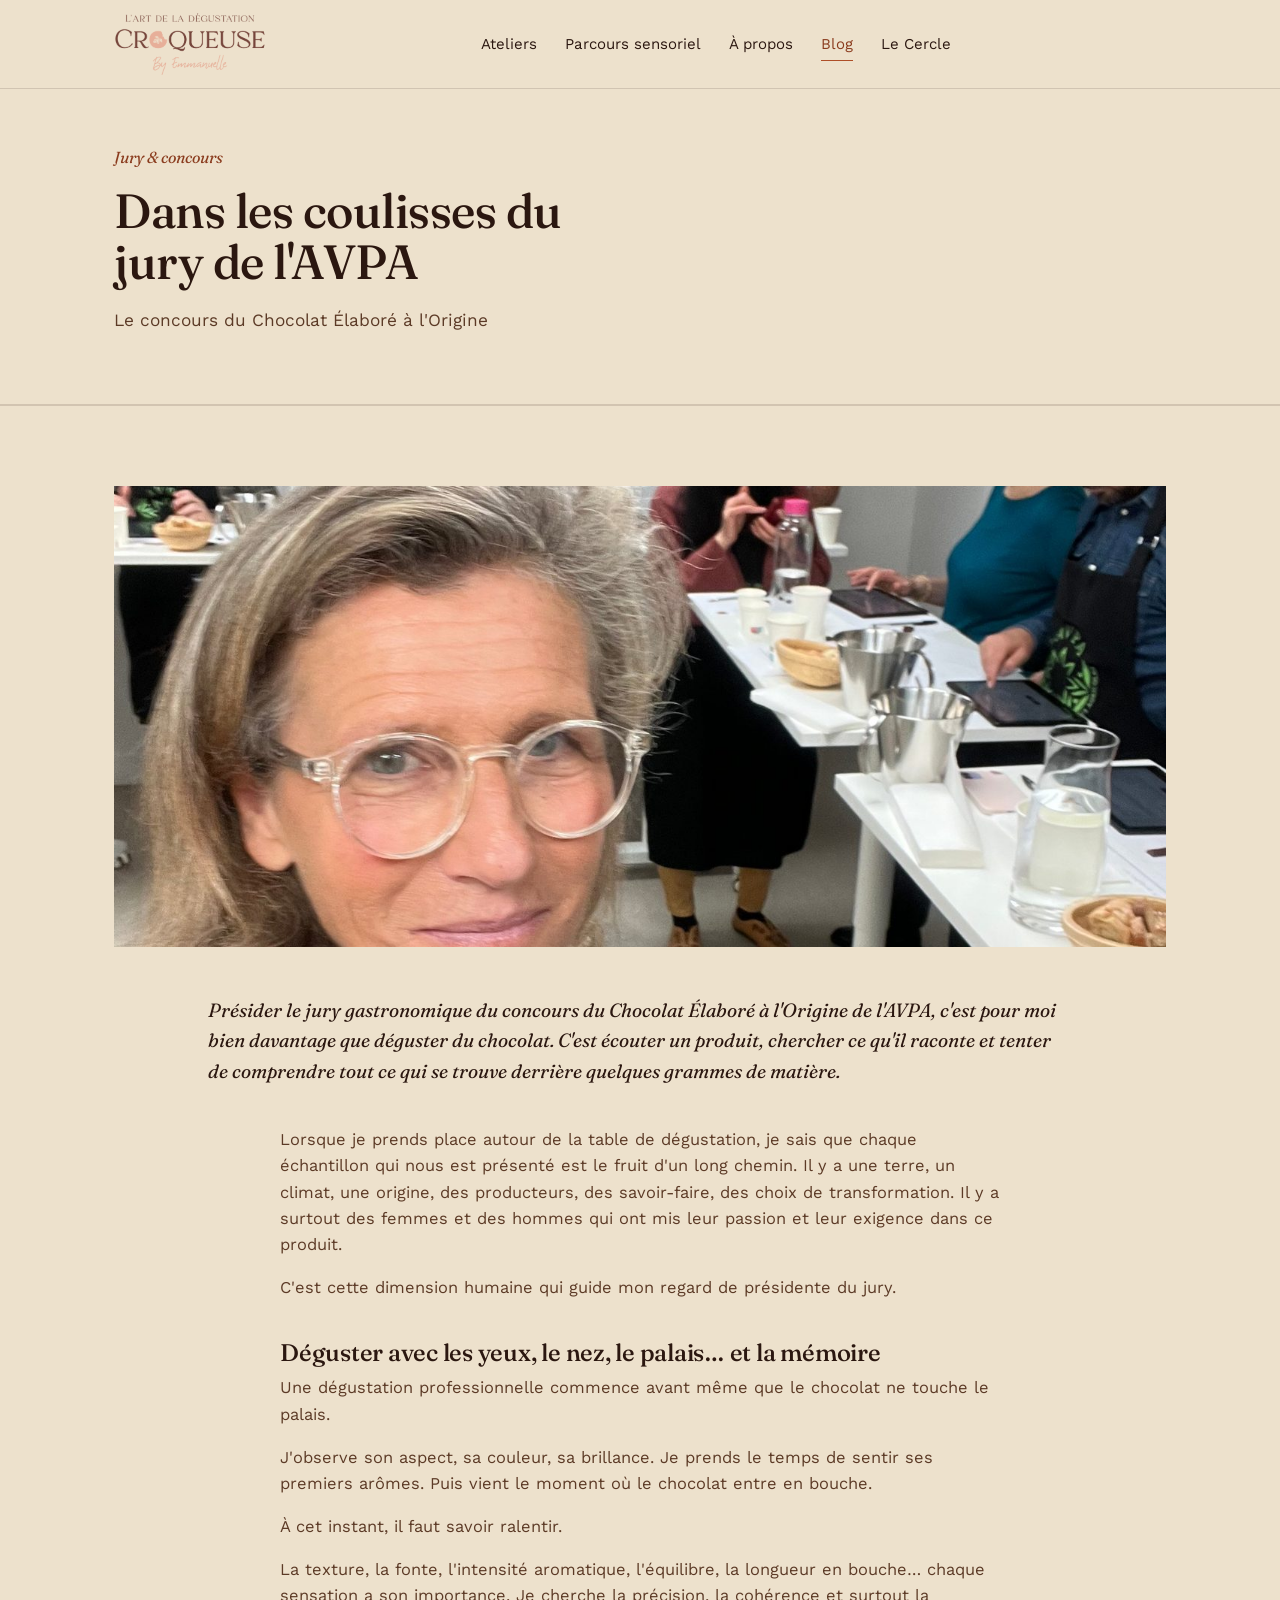
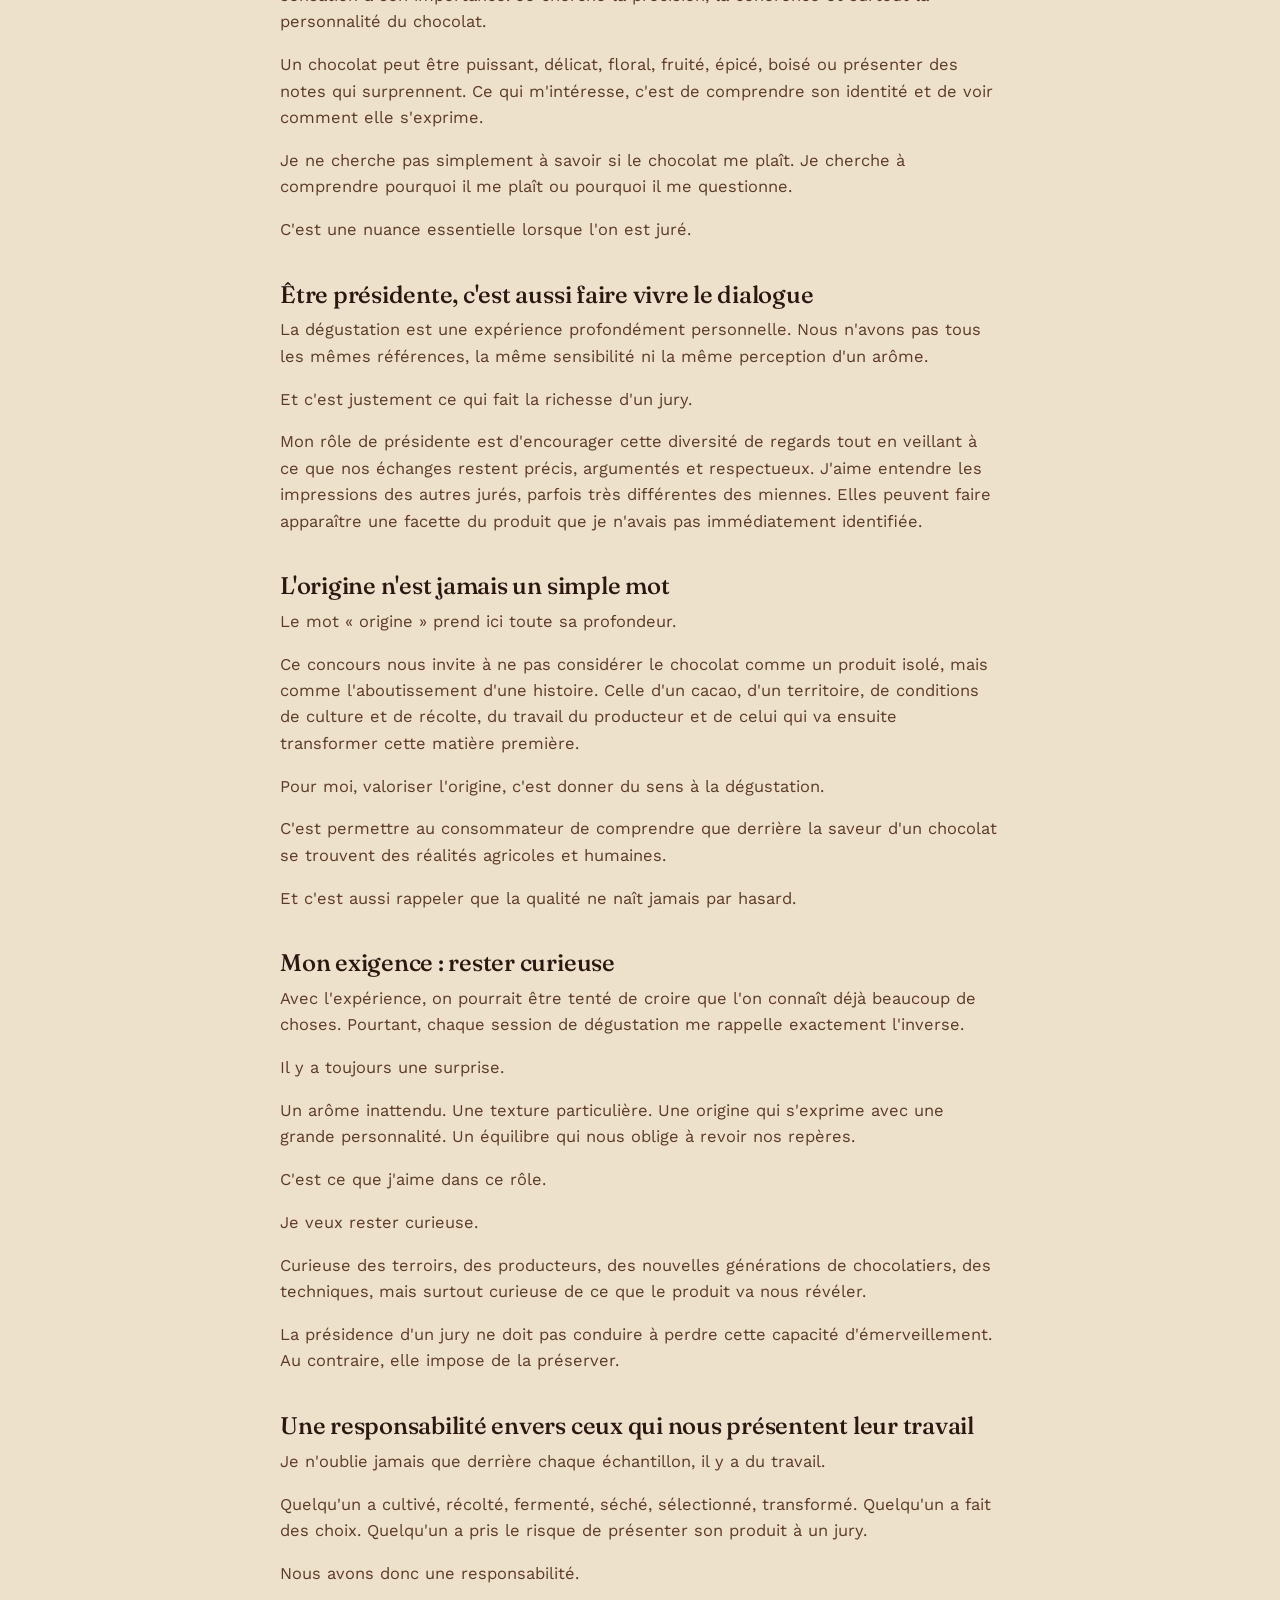
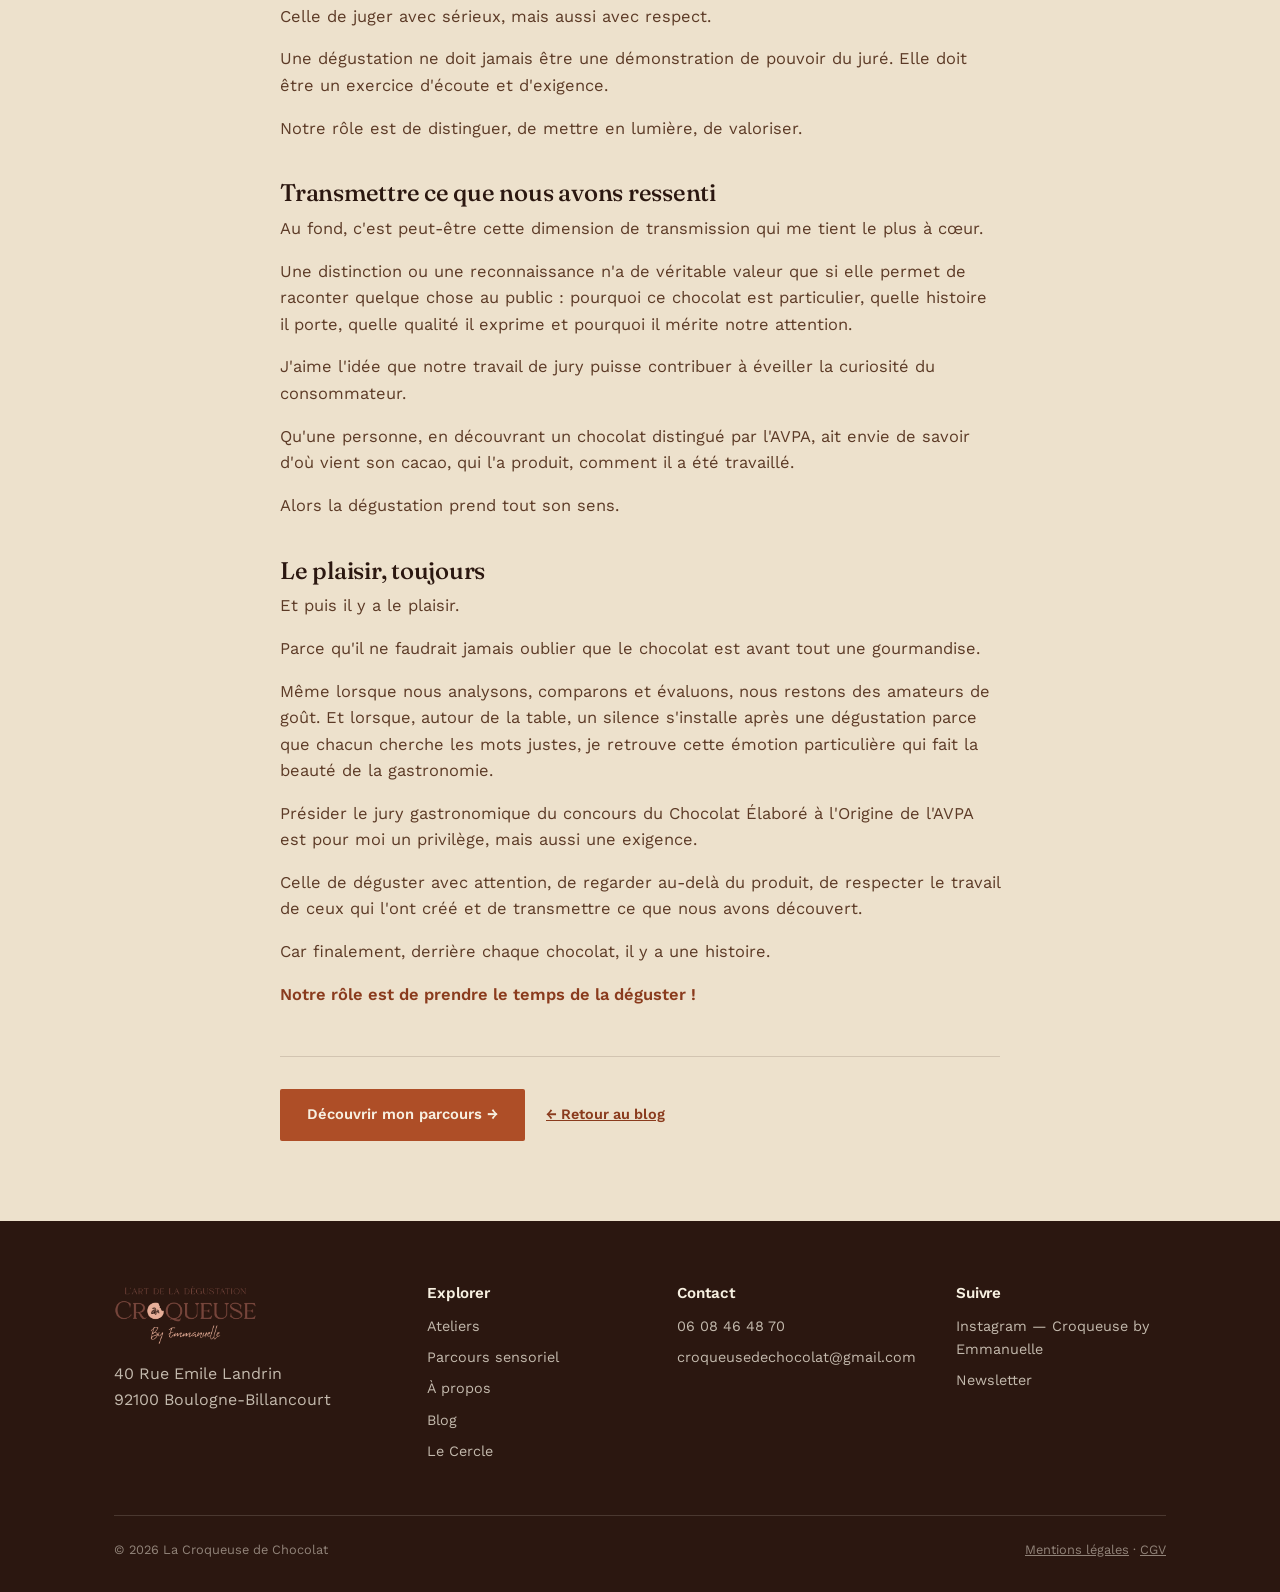
<file: article-jury-avpa.html>
<!doctype html>
<html lang="fr">
<head>
<meta charset="UTF-8">
<meta name="viewport" content="width=device-width, initial-scale=1.0">
<title>Dans les coulisses du jury de l'AVPA | La Croqueuse de Chocolat</title>
<meta name="description" content="Emmanuelle de Beauregard raconte son rôle de présidente du jury gastronomique du concours du Chocolat Élaboré à l'Origine de l'AVPA.">
<link rel="stylesheet" href="style.css?v=8">
</head>
<body>

<header class="site-header">
  <div class="wrap">
    <a href="index.html" class="logo"><img src="logo.png" alt="La Croqueuse de Chocolat — By Emmanuelle"></a>
    <nav class="nav" id="nav">
      <div class="nav-head"><a href="index.html" class="logo"><img src="logo.png" alt="La Croqueuse de Chocolat"></a><button class="nav-close" id="navClose" type="button" aria-label="Fermer le menu">✕</button></div>
      <a href="ateliers.html">Ateliers</a>
      <a href="parcours-sensoriel.html">Parcours sensoriel</a>
      <a href="a-propos.html">À propos</a>
      <a href="blog.html" class="active">Blog</a>
      <a href="le-cercle.html">Le Cercle</a>
    </nav>
    <div class="nav-actions">
      <button class="menu-toggle" id="menuToggle" aria-label="Ouvrir le menu" aria-expanded="false">Menu</button>
    </div>
  </div>
</header>

<section class="page-hero">
  <div class="wrap">
    <p class="section-tag">Jury & concours</p>
    <h1>Dans les coulisses du jury de l'AVPA</h1>
    <p class="lede">Le concours du Chocolat Élaboré à l'Origine</p>
  </div>
</section>

<section>
  <div class="wrap">
    <div class="article-header photo-slot" style="margin-bottom:48px">
      <img src="article-jury-avpa.jpg" alt="Jury du concours du Chocolat Élaboré à l'Origine" style="object-position:center 72%" onerror="this.style.display='none'; this.nextElementSibling.style.display='flex';">
      <div class="photo-fallback">Photo à venir<small>article-jury-avpa.jpg</small></div>
    </div>

    <p class="article-lead">Présider le jury gastronomique du concours du Chocolat Élaboré à l'Origine de l'AVPA, c'est pour moi bien davantage que déguster du chocolat. C'est écouter un produit, chercher ce qu'il raconte et tenter de comprendre tout ce qui se trouve derrière quelques grammes de matière.</p>

    <div class="article-body">
      <p>Lorsque je prends place autour de la table de dégustation, je sais que chaque échantillon qui nous est présenté est le fruit d'un long chemin. Il y a une terre, un climat, une origine, des producteurs, des savoir-faire, des choix de transformation. Il y a surtout des femmes et des hommes qui ont mis leur passion et leur exigence dans ce produit.</p>
      <p>C'est cette dimension humaine qui guide mon regard de présidente du jury.</p>

      <h2>Déguster avec les yeux, le nez, le palais… et la mémoire</h2>
      <p>Une dégustation professionnelle commence avant même que le chocolat ne touche le palais.</p>
      <p>J'observe son aspect, sa couleur, sa brillance. Je prends le temps de sentir ses premiers arômes. Puis vient le moment où le chocolat entre en bouche.</p>
      <p>À cet instant, il faut savoir ralentir.</p>
      <p>La texture, la fonte, l'intensité aromatique, l'équilibre, la longueur en bouche… chaque sensation a son importance. Je cherche la précision, la cohérence et surtout la personnalité du chocolat.</p>
      <p>Un chocolat peut être puissant, délicat, floral, fruité, épicé, boisé ou présenter des notes qui surprennent. Ce qui m'intéresse, c'est de comprendre son identité et de voir comment elle s'exprime.</p>
      <p>Je ne cherche pas simplement à savoir si le chocolat me plaît. Je cherche à comprendre pourquoi il me plaît ou pourquoi il me questionne.</p>
      <p>C'est une nuance essentielle lorsque l'on est juré.</p>

      <h2>Être présidente, c'est aussi faire vivre le dialogue</h2>
      <p>La dégustation est une expérience profondément personnelle. Nous n'avons pas tous les mêmes références, la même sensibilité ni la même perception d'un arôme.</p>
      <p>Et c'est justement ce qui fait la richesse d'un jury.</p>
      <p>Mon rôle de présidente est d'encourager cette diversité de regards tout en veillant à ce que nos échanges restent précis, argumentés et respectueux. J'aime entendre les impressions des autres jurés, parfois très différentes des miennes. Elles peuvent faire apparaître une facette du produit que je n'avais pas immédiatement identifiée.</p>

      <h2>L'origine n'est jamais un simple mot</h2>
      <p>Le mot « origine » prend ici toute sa profondeur.</p>
      <p>Ce concours nous invite à ne pas considérer le chocolat comme un produit isolé, mais comme l'aboutissement d'une histoire. Celle d'un cacao, d'un territoire, de conditions de culture et de récolte, du travail du producteur et de celui qui va ensuite transformer cette matière première.</p>
      <p>Pour moi, valoriser l'origine, c'est donner du sens à la dégustation.</p>
      <p>C'est permettre au consommateur de comprendre que derrière la saveur d'un chocolat se trouvent des réalités agricoles et humaines.</p>
      <p>Et c'est aussi rappeler que la qualité ne naît jamais par hasard.</p>

      <h2>Mon exigence : rester curieuse</h2>
      <p>Avec l'expérience, on pourrait être tenté de croire que l'on connaît déjà beaucoup de choses. Pourtant, chaque session de dégustation me rappelle exactement l'inverse.</p>
      <p>Il y a toujours une surprise.</p>
      <p>Un arôme inattendu. Une texture particulière. Une origine qui s'exprime avec une grande personnalité. Un équilibre qui nous oblige à revoir nos repères.</p>
      <p>C'est ce que j'aime dans ce rôle.</p>
      <p>Je veux rester curieuse.</p>
      <p>Curieuse des terroirs, des producteurs, des nouvelles générations de chocolatiers, des techniques, mais surtout curieuse de ce que le produit va nous révéler.</p>
      <p>La présidence d'un jury ne doit pas conduire à perdre cette capacité d'émerveillement. Au contraire, elle impose de la préserver.</p>

      <h2>Une responsabilité envers ceux qui nous présentent leur travail</h2>
      <p>Je n'oublie jamais que derrière chaque échantillon, il y a du travail.</p>
      <p>Quelqu'un a cultivé, récolté, fermenté, séché, sélectionné, transformé. Quelqu'un a fait des choix. Quelqu'un a pris le risque de présenter son produit à un jury.</p>
      <p>Nous avons donc une responsabilité.</p>
      <p>Celle de juger avec sérieux, mais aussi avec respect.</p>
      <p>Une dégustation ne doit jamais être une démonstration de pouvoir du juré. Elle doit être un exercice d'écoute et d'exigence.</p>
      <p>Notre rôle est de distinguer, de mettre en lumière, de valoriser.</p>

      <h2>Transmettre ce que nous avons ressenti</h2>
      <p>Au fond, c'est peut-être cette dimension de transmission qui me tient le plus à cœur.</p>
      <p>Une distinction ou une reconnaissance n'a de véritable valeur que si elle permet de raconter quelque chose au public : pourquoi ce chocolat est particulier, quelle histoire il porte, quelle qualité il exprime et pourquoi il mérite notre attention.</p>
      <p>J'aime l'idée que notre travail de jury puisse contribuer à éveiller la curiosité du consommateur.</p>
      <p>Qu'une personne, en découvrant un chocolat distingué par l'AVPA, ait envie de savoir d'où vient son cacao, qui l'a produit, comment il a été travaillé.</p>
      <p>Alors la dégustation prend tout son sens.</p>

      <h2>Le plaisir, toujours</h2>
      <p>Et puis il y a le plaisir.</p>
      <p>Parce qu'il ne faudrait jamais oublier que le chocolat est avant tout une gourmandise.</p>
      <p>Même lorsque nous analysons, comparons et évaluons, nous restons des amateurs de goût. Et lorsque, autour de la table, un silence s'installe après une dégustation parce que chacun cherche les mots justes, je retrouve cette émotion particulière qui fait la beauté de la gastronomie.</p>
      <p>Présider le jury gastronomique du concours du Chocolat Élaboré à l'Origine de l'AVPA est pour moi un privilège, mais aussi une exigence.</p>
      <p>Celle de déguster avec attention, de regarder au-delà du produit, de respecter le travail de ceux qui l'ont créé et de transmettre ce que nous avons découvert.</p>
      <p>Car finalement, derrière chaque chocolat, il y a une histoire.</p>
      <p style="font-weight:600;color:var(--terracotta-d)">Notre rôle est de prendre le temps de la déguster !</p>
    </div>

    <div style="max-width:72ch;margin:48px auto 0;padding-top:32px;border-top:1px solid var(--ligne)">
      <a href="a-propos.html" class="btn btn-primary">Découvrir mon parcours →</a>
      <a href="blog.html" style="margin-left:16px;color:var(--terracotta-d);font-weight:600;text-decoration:underline;font-size:.9rem">← Retour au blog</a>
    </div>
  </div>
</section>

<footer class="site-footer">
  <div class="wrap">
    <div class="footer-grid">
      <div>
        <a href="index.html" class="logo"><img src="logo.png" alt="La Croqueuse de Chocolat"></a>
        <p style="margin-top:16px;max-width:32ch">40 Rue Emile Landrin<br>92100 Boulogne-Billancourt</p>
      </div>
      <div>
        <h4>Explorer</h4>
        <ul>
          <li><a href="ateliers.html">Ateliers</a></li>
          <li><a href="parcours-sensoriel.html">Parcours sensoriel</a></li>
          <li><a href="a-propos.html">À propos</a></li>
          <li><a href="blog.html">Blog</a></li>
          <li><a href="le-cercle.html">Le Cercle</a></li>
        </ul>
      </div>
      <div>
        <h4>Contact</h4>
        <ul>
          <li><a href="tel:0608464870">06 08 46 48 70</a></li>
          <li><a href="mailto:croqueusedechocolat@gmail.com">croqueusedechocolat@gmail.com</a></li>
        </ul>
      </div>
      <div>
        <h4>Suivre</h4>
        <ul>
          <li><a href="#">Instagram — Croqueuse by Emmanuelle</a></li>
          <li><a href="#">Newsletter</a></li>
        </ul>
      </div>
    </div>
    <div class="footer-bottom">
      <span>© <span id="year"></span> La Croqueuse de Chocolat</span>
      <span><a href="mentions-legales.html">Mentions légales</a> · <a href="cgv.html">CGV</a></span>
    </div>
  </div>
</footer>

<script src="main.js?v=8"></script>
</body>
</html>
</file>
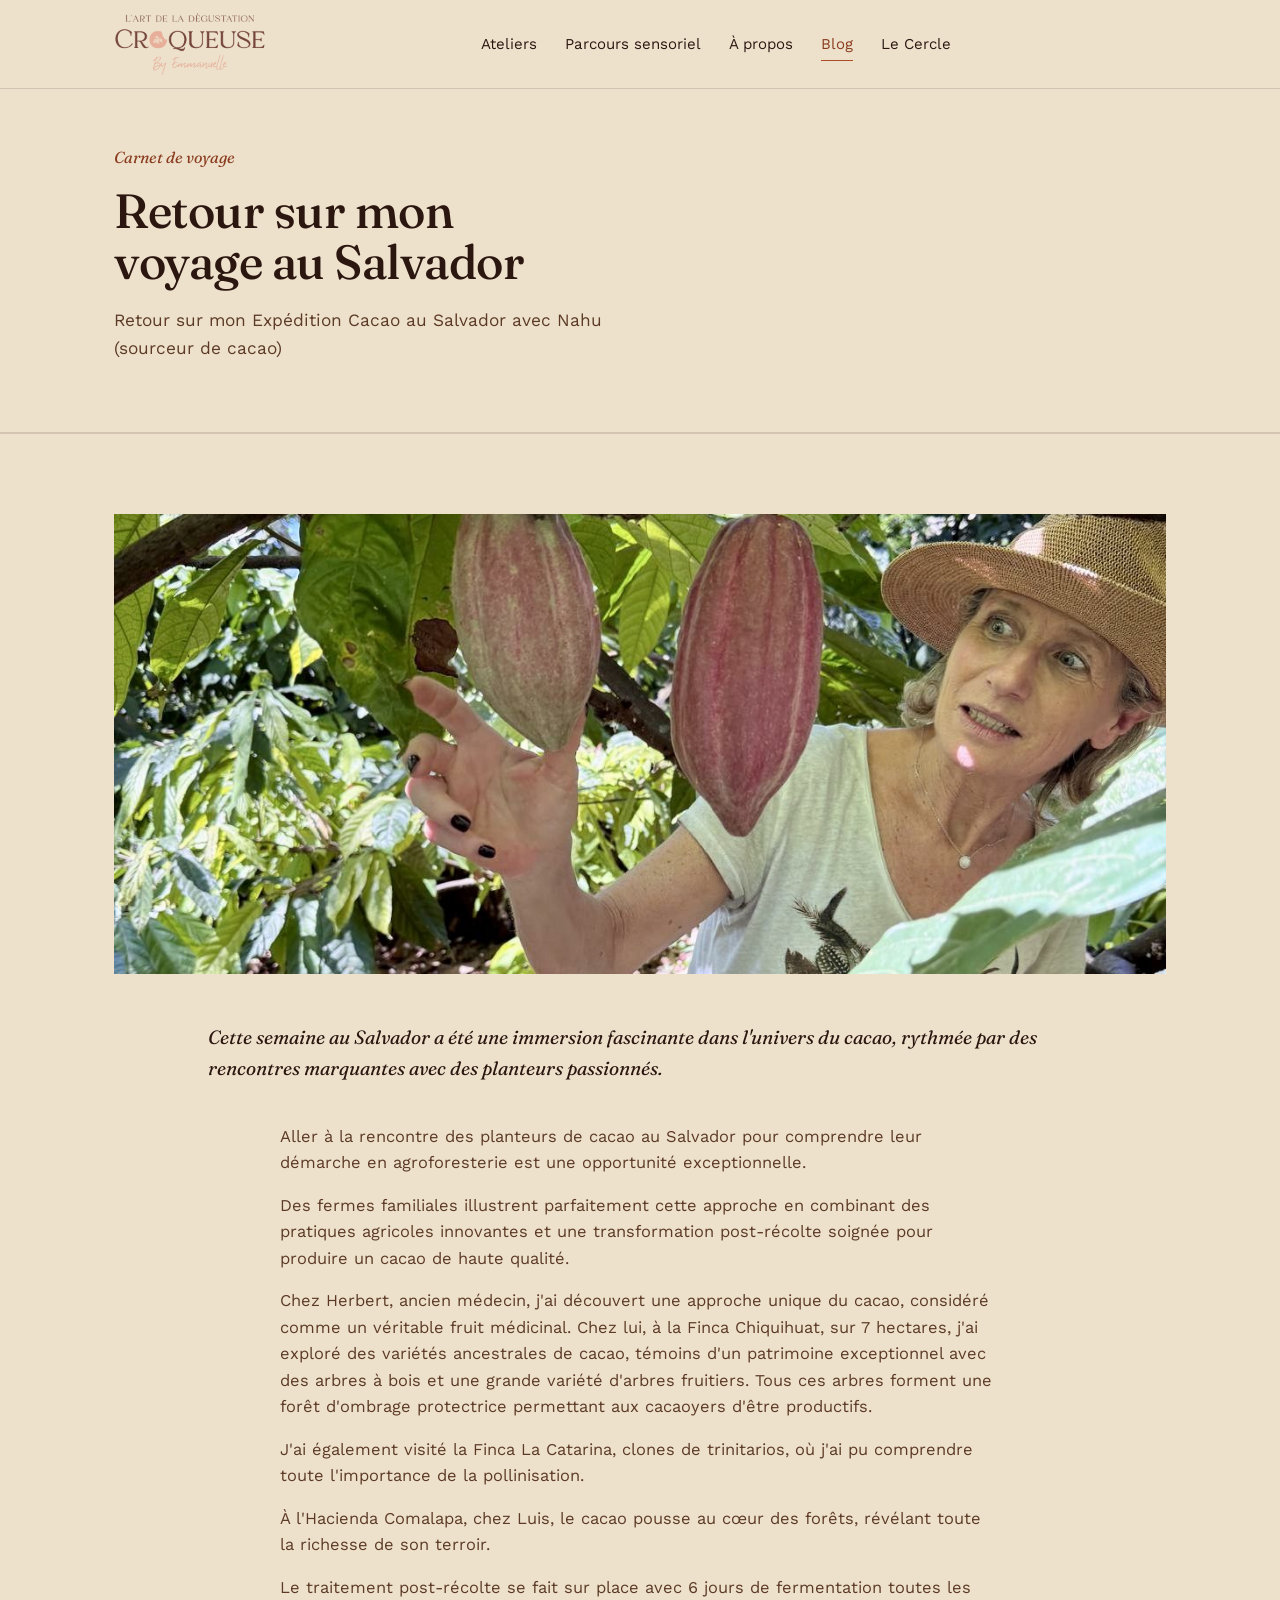
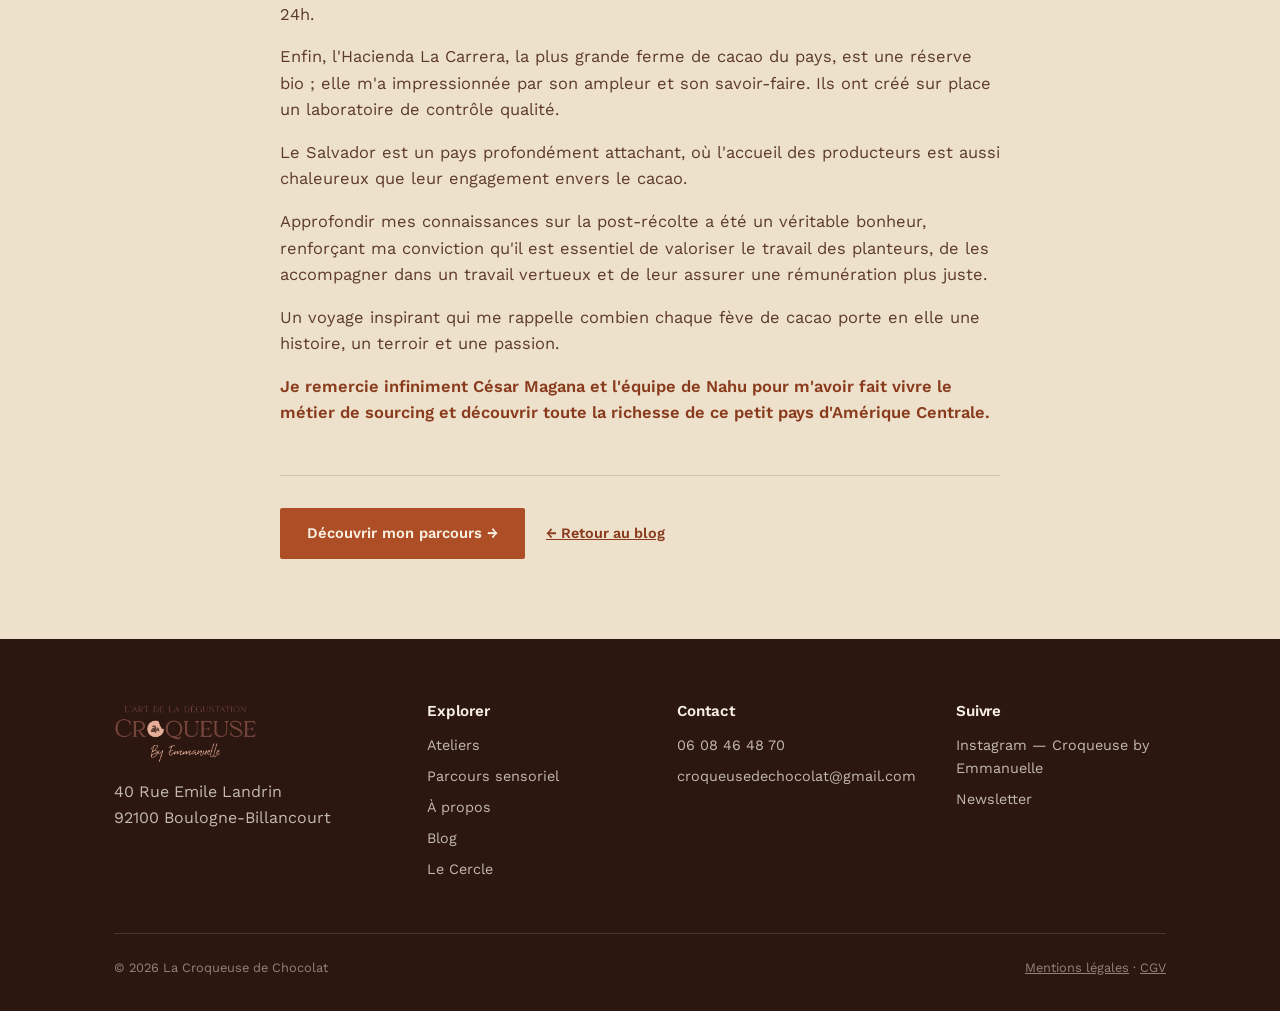
<file: article-salvador.html>
<!doctype html>
<html lang="fr">
<head>
<meta charset="UTF-8">
<meta name="viewport" content="width=device-width, initial-scale=1.0">
<title>Retour sur mon voyage au Salvador — La Croqueuse de Chocolat</title>
<meta name="description" content="Retour sur mon Expédition Cacao au Salvador avec Nahu : rencontres avec des planteurs de cacao, agroforesterie et post-récolte.">
<link rel="stylesheet" href="style.css?v=8">
</head>
<body>

<header class="site-header">
  <div class="wrap">
    <a href="index.html" class="logo"><img src="logo.png" alt="La Croqueuse de Chocolat — By Emmanuelle"></a>
    <nav class="nav" id="nav">
      <div class="nav-head"><a href="index.html" class="logo"><img src="logo.png" alt="La Croqueuse de Chocolat"></a><button class="nav-close" id="navClose" type="button" aria-label="Fermer le menu">✕</button></div>
      <a href="ateliers.html">Ateliers</a>
      <a href="parcours-sensoriel.html">Parcours sensoriel</a>
      <a href="a-propos.html">À propos</a>
      <a href="blog.html" class="active">Blog</a>
      <a href="le-cercle.html">Le Cercle</a>
    </nav>
    <div class="nav-actions">
      <button class="menu-toggle" id="menuToggle" aria-label="Ouvrir le menu" aria-expanded="false">Menu</button>
    </div>
  </div>
</header>

<section class="page-hero">
  <div class="wrap">
    <p class="section-tag">Carnet de voyage</p>
    <h1>Retour sur mon voyage au Salvador</h1>
    <p class="lede">Retour sur mon Expédition Cacao au Salvador avec Nahu (sourceur de cacao)</p>
  </div>
</section>

<section>
  <div class="wrap">
    <div class="article-header photo-slot" style="margin-bottom:48px">
      <img src="article-salvador.jpg" alt="Emmanuelle de Beauregard dans une plantation de cacao au Salvador" style="object-position:center 35%" onerror="this.style.display='none'; this.nextElementSibling.style.display='flex';">
      <div class="photo-fallback">Photo à venir<small>article-salvador.jpg</small></div>
    </div>

    <p class="article-lead">Cette semaine au Salvador a été une immersion fascinante dans l'univers du cacao, rythmée par des rencontres marquantes avec des planteurs passionnés.</p>

    <div class="article-body">
      <p>Aller à la rencontre des planteurs de cacao au Salvador pour comprendre leur démarche en agroforesterie est une opportunité exceptionnelle.</p>
      <p>Des fermes familiales illustrent parfaitement cette approche en combinant des pratiques agricoles innovantes et une transformation post-récolte soignée pour produire un cacao de haute qualité.</p>
      <p>Chez Herbert, ancien médecin, j'ai découvert une approche unique du cacao, considéré comme un véritable fruit médicinal. Chez lui, à la Finca Chiquihuat, sur 7 hectares, j'ai exploré des variétés ancestrales de cacao, témoins d'un patrimoine exceptionnel avec des arbres à bois et une grande variété d'arbres fruitiers. Tous ces arbres forment une forêt d'ombrage protectrice permettant aux cacaoyers d'être productifs.</p>
      <p>J'ai également visité la Finca La Catarina, clones de trinitarios, où j'ai pu comprendre toute l'importance de la pollinisation.</p>
      <p>À l'Hacienda Comalapa, chez Luis, le cacao pousse au cœur des forêts, révélant toute la richesse de son terroir.</p>
      <p>Le traitement post-récolte se fait sur place avec 6 jours de fermentation toutes les 24h.</p>
      <p>Enfin, l'Hacienda La Carrera, la plus grande ferme de cacao du pays, est une réserve bio ; elle m'a impressionnée par son ampleur et son savoir-faire. Ils ont créé sur place un laboratoire de contrôle qualité.</p>
      <p>Le Salvador est un pays profondément attachant, où l'accueil des producteurs est aussi chaleureux que leur engagement envers le cacao.</p>
      <p>Approfondir mes connaissances sur la post-récolte a été un véritable bonheur, renforçant ma conviction qu'il est essentiel de valoriser le travail des planteurs, de les accompagner dans un travail vertueux et de leur assurer une rémunération plus juste.</p>
      <p>Un voyage inspirant qui me rappelle combien chaque fève de cacao porte en elle une histoire, un terroir et une passion.</p>
      <p style="font-weight:600;color:var(--terracotta-d)">Je remercie infiniment César Magana et l'équipe de Nahu pour m'avoir fait vivre le métier de sourcing et découvrir toute la richesse de ce petit pays d'Amérique Centrale.</p>
    </div>

    <div style="max-width:72ch;margin:48px auto 0;padding-top:32px;border-top:1px solid var(--ligne)">
      <a href="a-propos.html" class="btn btn-primary">Découvrir mon parcours →</a>
      <a href="blog.html" style="margin-left:16px;color:var(--terracotta-d);font-weight:600;text-decoration:underline;font-size:.9rem">← Retour au blog</a>
    </div>
  </div>
</section>

<footer class="site-footer">
  <div class="wrap">
    <div class="footer-grid">
      <div>
        <a href="index.html" class="logo"><img src="logo.png" alt="La Croqueuse de Chocolat"></a>
        <p style="margin-top:16px;max-width:32ch">40 Rue Emile Landrin<br>92100 Boulogne-Billancourt</p>
      </div>
      <div>
        <h4>Explorer</h4>
        <ul>
          <li><a href="ateliers.html">Ateliers</a></li>
          <li><a href="parcours-sensoriel.html">Parcours sensoriel</a></li>
          <li><a href="a-propos.html">À propos</a></li>
          <li><a href="blog.html">Blog</a></li>
          <li><a href="le-cercle.html">Le Cercle</a></li>
        </ul>
      </div>
      <div>
        <h4>Contact</h4>
        <ul>
          <li><a href="tel:0608464870">06 08 46 48 70</a></li>
          <li><a href="mailto:croqueusedechocolat@gmail.com">croqueusedechocolat@gmail.com</a></li>
        </ul>
      </div>
      <div>
        <h4>Suivre</h4>
        <ul>
          <li><a href="#">Instagram — Croqueuse by Emmanuelle</a></li>
          <li><a href="#">Newsletter</a></li>
        </ul>
      </div>
    </div>
    <div class="footer-bottom">
      <span>© <span id="year"></span> La Croqueuse de Chocolat</span>
      <span><a href="mentions-legales.html">Mentions légales</a> · <a href="cgv.html">CGV</a></span>
    </div>
  </div>
</footer>

<script src="main.js?v=8"></script>
</body>
</html>
</file>
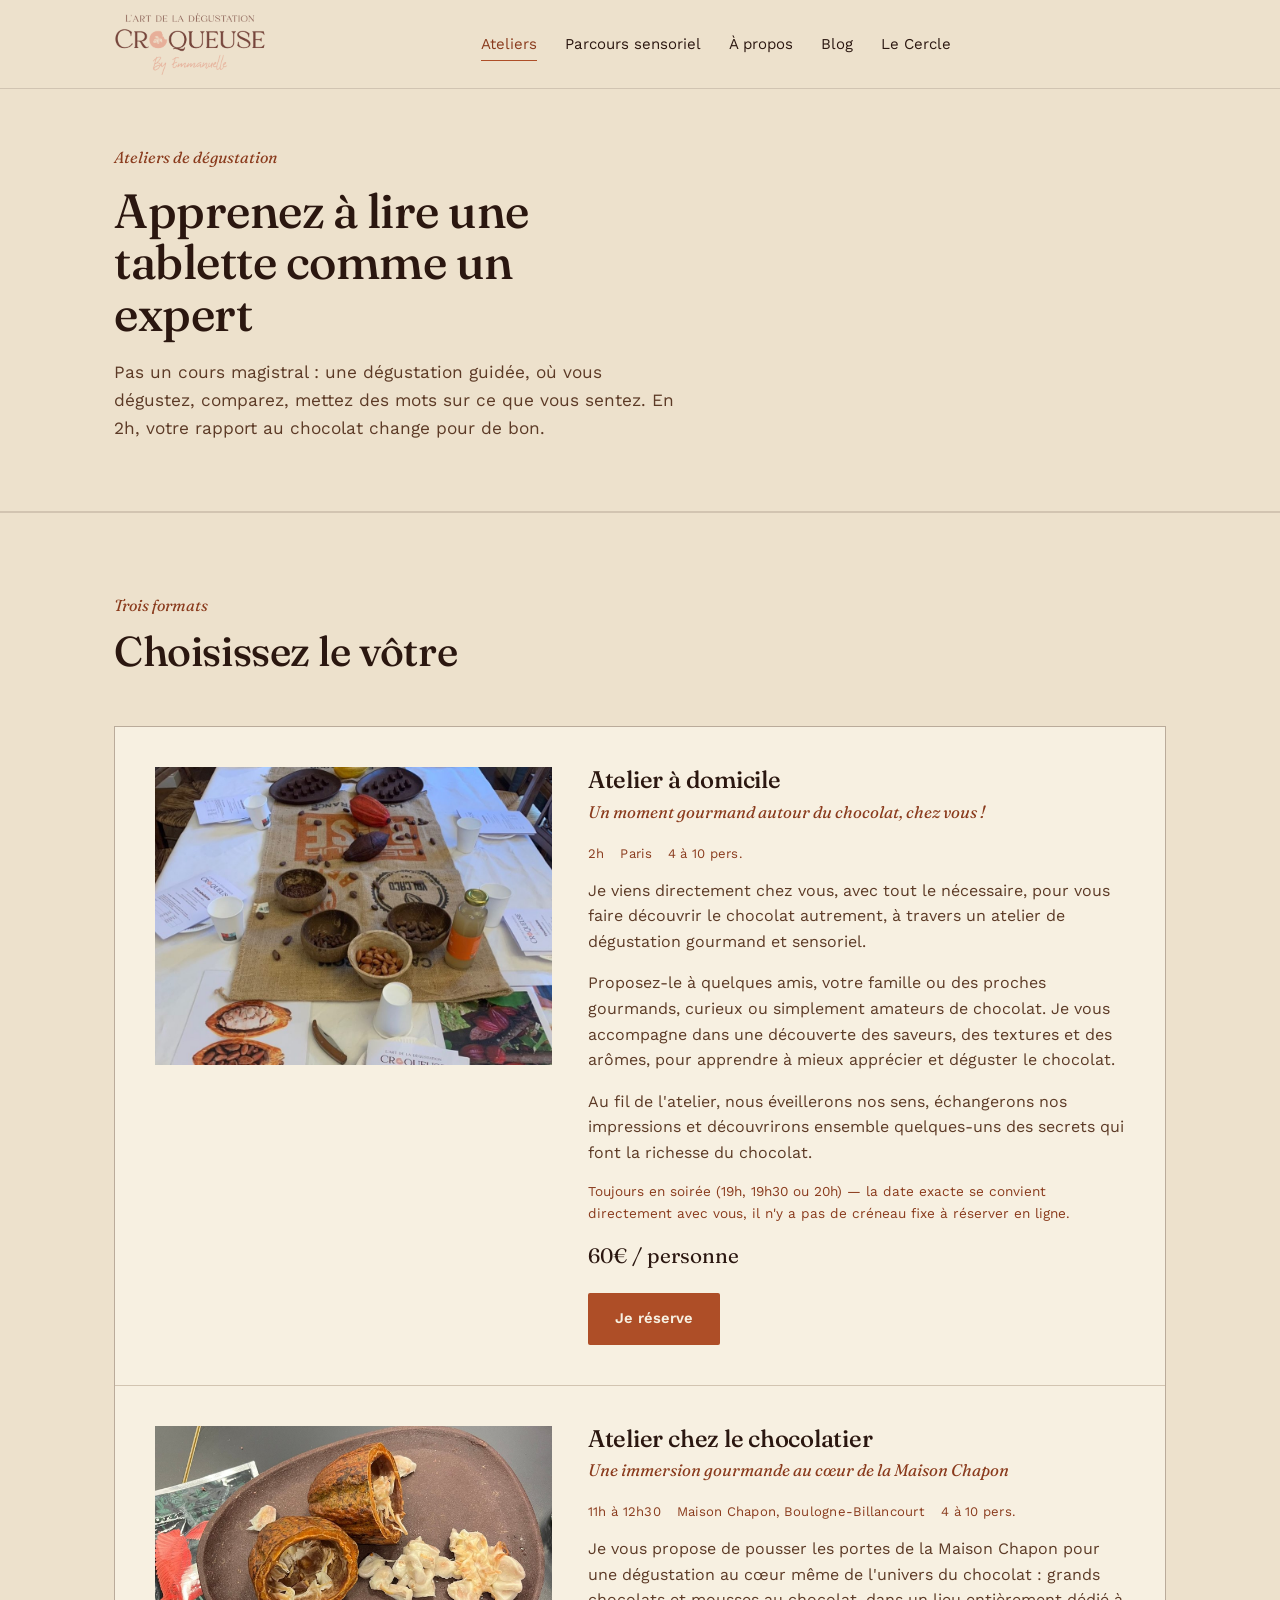
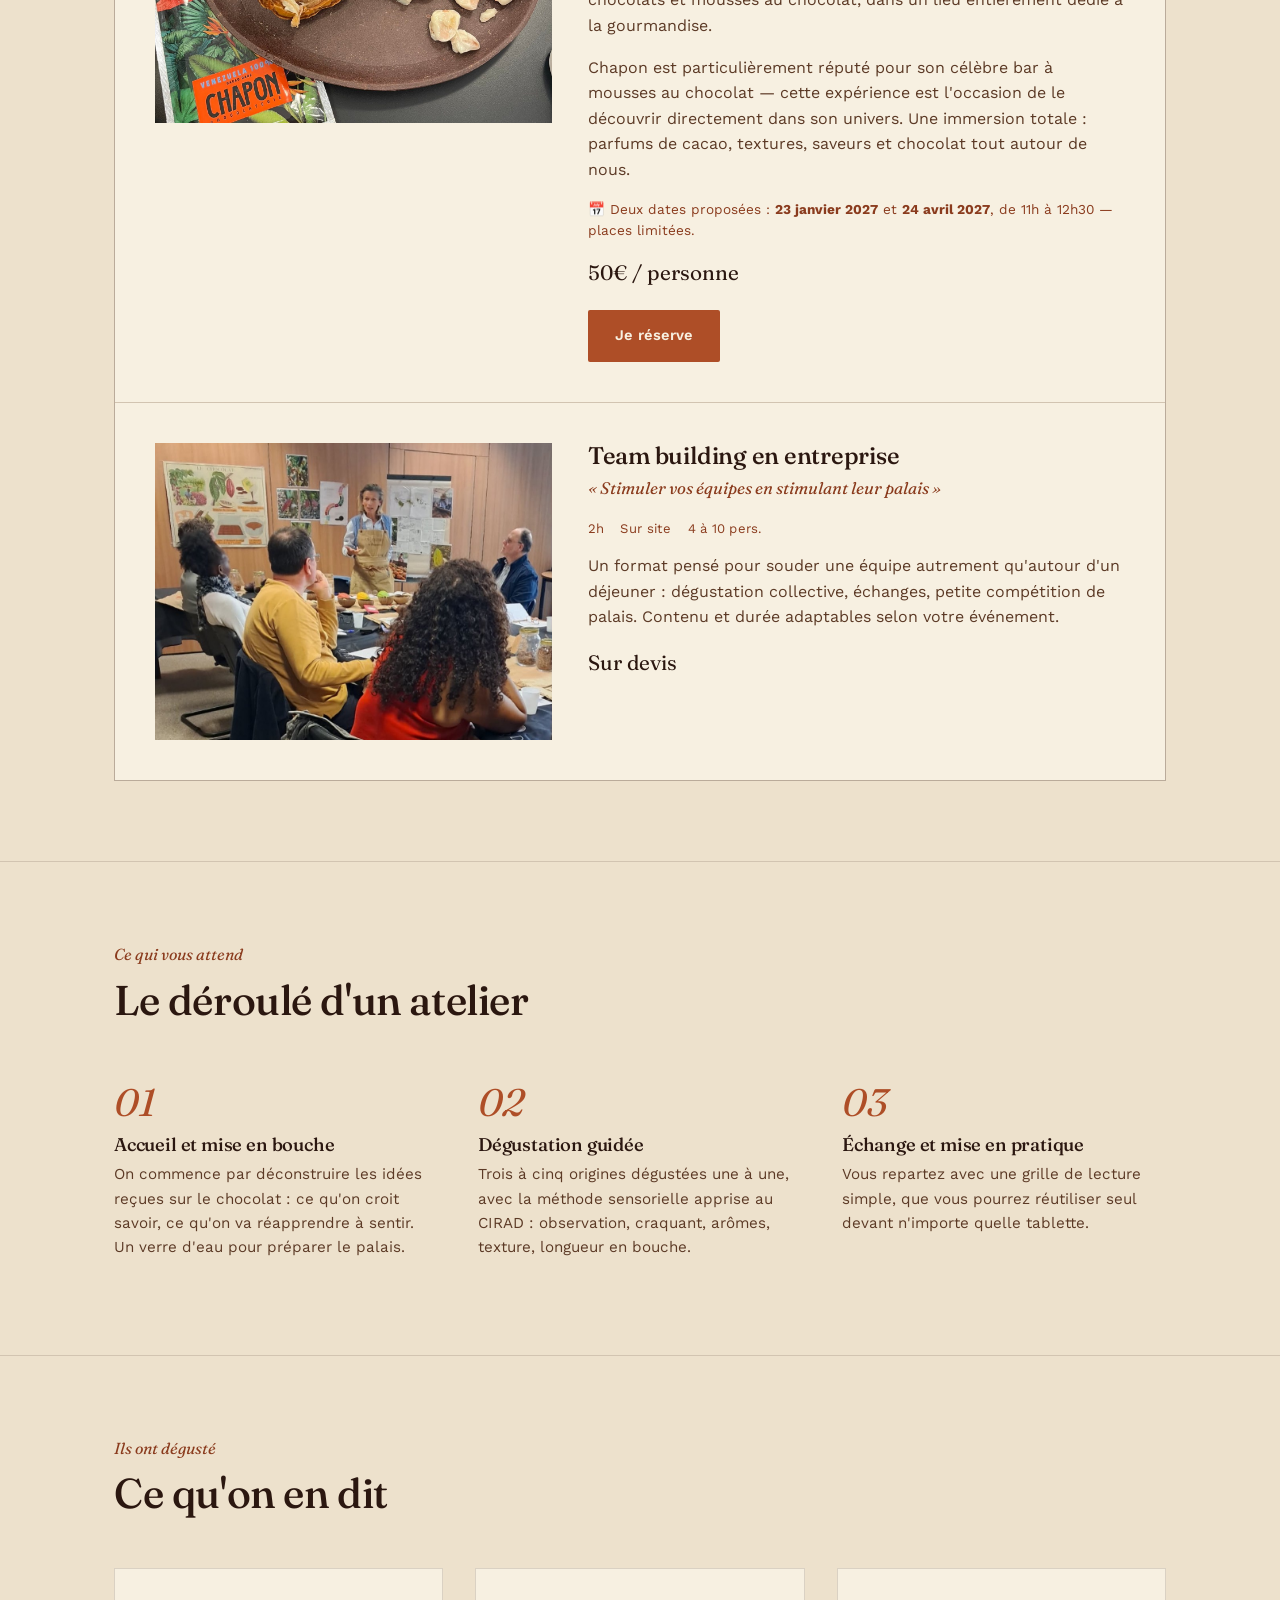
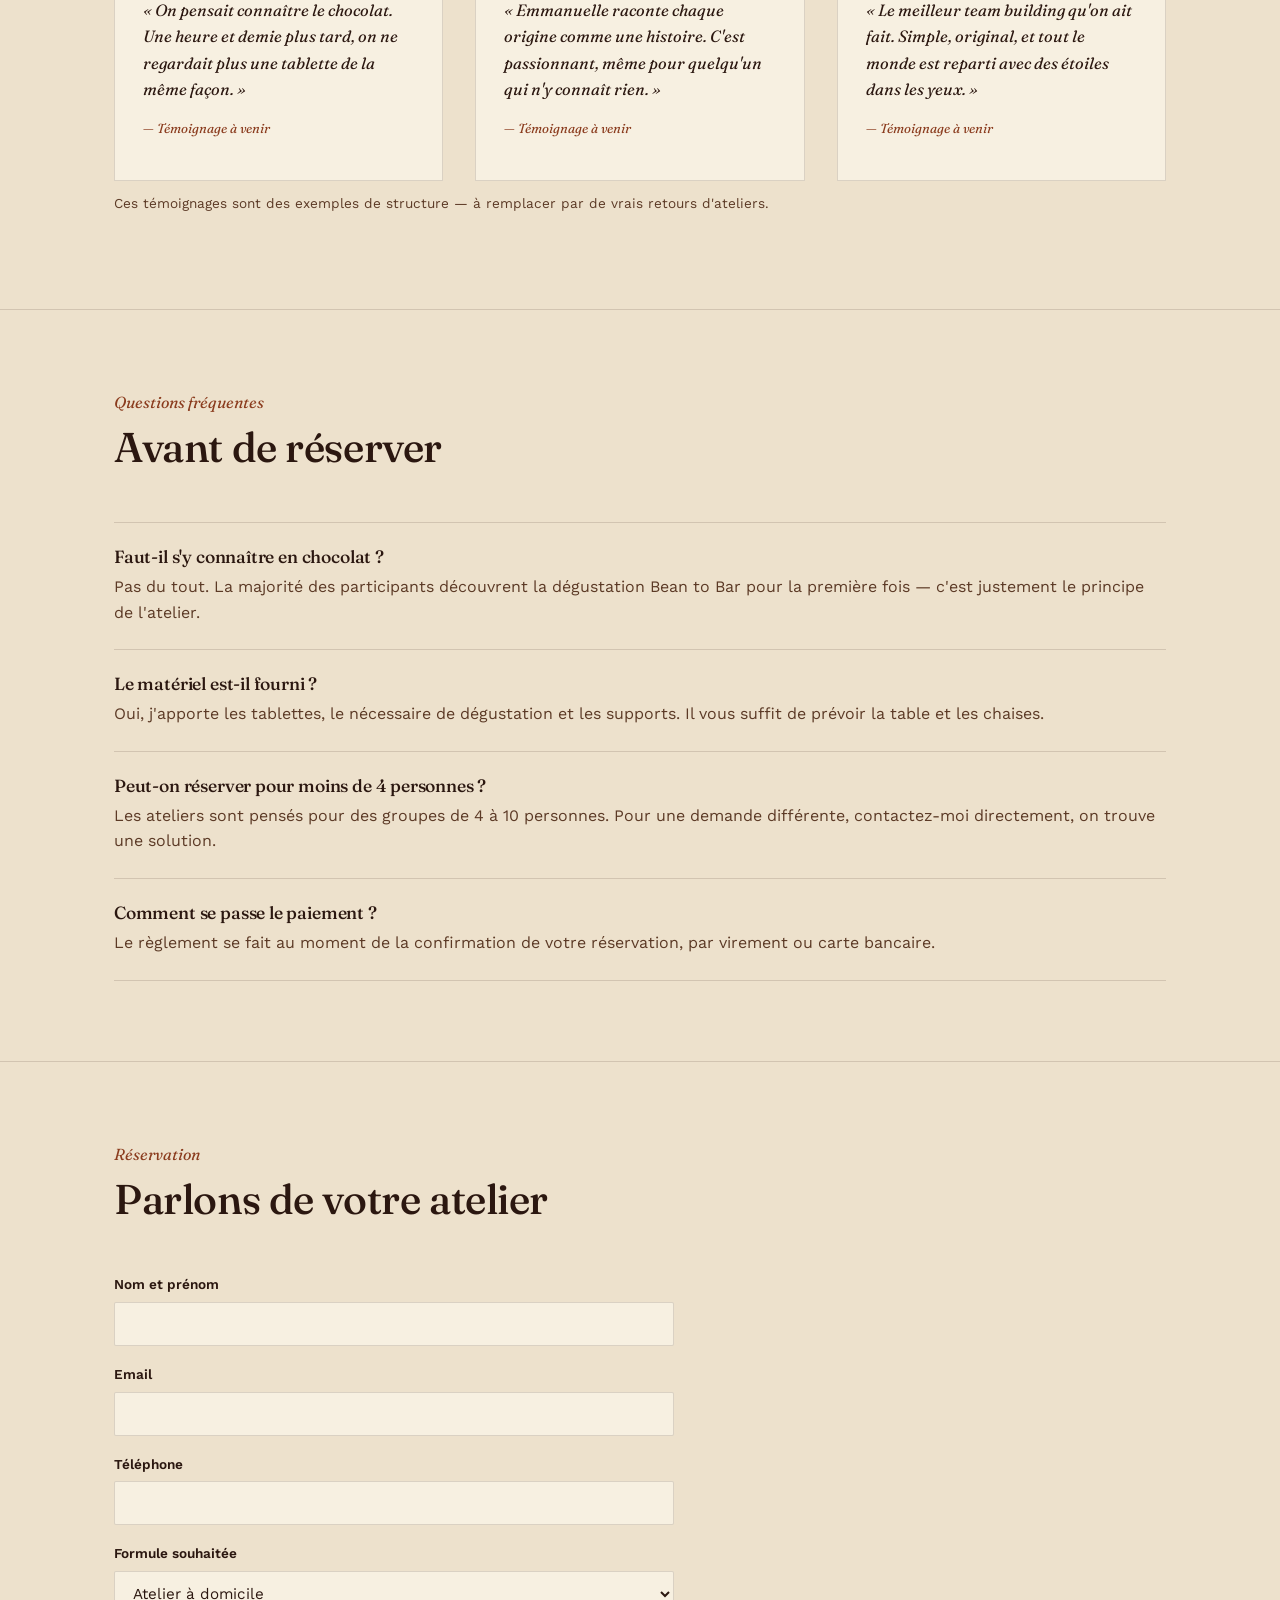
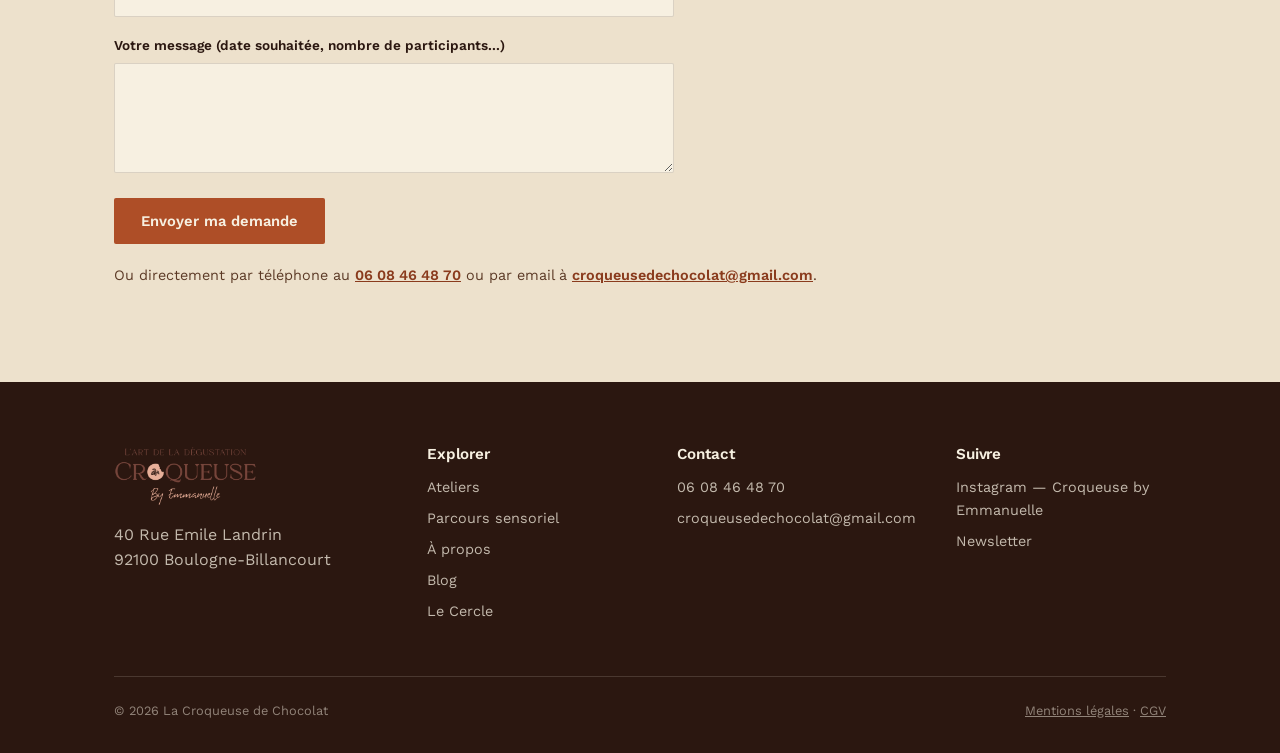
<file: ateliers.html>
<!doctype html>
<html lang="fr">
<head>
<meta charset="UTF-8">
<meta name="viewport" content="width=device-width, initial-scale=1.0">
<title>Ateliers de dégustation Bean to Bar — La Croqueuse de Chocolat</title>
<meta name="description" content="Ateliers de dégustation Bean to Bar à domicile, chez le chocolatier, ou team building sur mesure, animés par Emmanuelle de Beauregard.">
<link rel="stylesheet" href="style.css?v=8">
</head>
<body>

<header class="site-header">
  <div class="wrap">
    <a href="index.html" class="logo"><img src="logo.png" alt="La Croqueuse de Chocolat — By Emmanuelle"></a>
    <nav class="nav" id="nav">
      <div class="nav-head"><a href="index.html" class="logo"><img src="logo.png" alt="La Croqueuse de Chocolat"></a><button class="nav-close" id="navClose" type="button" aria-label="Fermer le menu">✕</button></div>
      <a href="ateliers.html" class="active">Ateliers</a>
      <a href="parcours-sensoriel.html">Parcours sensoriel</a>
      <a href="a-propos.html">À propos</a>
      <a href="blog.html">Blog</a>
      <a href="le-cercle.html">Le Cercle</a>
    </nav>
    <div class="nav-actions">
      <button class="menu-toggle" id="menuToggle" aria-label="Ouvrir le menu" aria-expanded="false">Menu</button>
    </div>
  </div>
</header>

<section class="page-hero">
  <div class="wrap">
    <p class="section-tag">Ateliers de dégustation</p>
    <h1>Apprenez à lire une tablette comme un expert</h1>
    <p class="lede">Pas un cours magistral : une dégustation guidée, où vous dégustez, comparez, mettez des mots sur ce que vous sentez. En 2h, votre rapport au chocolat change pour de bon.</p>
  </div>
</section>

<section id="formules">
  <div class="wrap">
    <div class="section-head">
      <p class="section-tag">Trois formats</p>
      <h2>Choisissez le vôtre</h2>
    </div>
    <div class="detail-cards">
      <div class="detail-card">
        <div class="thumb photo-slot">
          <img src="atelier-domicile.jpg" alt="Atelier à domicile" onerror="this.style.display='none'; this.nextElementSibling.style.display='flex';">
          <div class="photo-fallback">Photo à venir<small>atelier-domicile.jpg</small></div>
        </div>
        <div>
          <h3>Atelier à domicile</h3>
          <p style="font-family:var(--serif);font-style:italic;color:var(--terracotta-d);font-size:1.05rem">Un moment gourmand autour du chocolat, chez vous !</p>
          <p class="meta"><span>2h</span><span>Paris</span><span>4 à 10 pers.</span></p>
          <p>Je viens directement chez vous, avec tout le nécessaire, pour vous faire découvrir le chocolat autrement, à travers un atelier de dégustation gourmand et sensoriel.</p>
          <p>Proposez-le à quelques amis, votre famille ou des proches gourmands, curieux ou simplement amateurs de chocolat. Je vous accompagne dans une découverte des saveurs, des textures et des arômes, pour apprendre à mieux apprécier et déguster le chocolat.</p>
          <p>Au fil de l'atelier, nous éveillerons nos sens, échangerons nos impressions et découvrirons ensemble quelques-uns des secrets qui font la richesse du chocolat.</p>
          <p class="note">Toujours en soirée (19h, 19h30 ou 20h) — la date exacte se convient directement avec vous, il n'y a pas de créneau fixe à réserver en ligne.</p>
          <p class="price-tag">60€ / personne</p>
          <div class="cta-row" style="margin-top:16px"><a href="#reserver" class="btn btn-primary">Je réserve</a></div>
        </div>
      </div>
      <div class="detail-card">
        <div class="thumb photo-slot">
          <img src="atelier-chocolatier.jpg" alt="Atelier chez le chocolatier — Maison Chapon" onerror="this.style.display='none'; this.nextElementSibling.style.display='flex';">
          <div class="photo-fallback">Photo à venir<small>atelier-chocolatier.jpg</small></div>
        </div>
        <div>
          <h3>Atelier chez le chocolatier</h3>
          <p style="font-family:var(--serif);font-style:italic;color:var(--terracotta-d);font-size:1.05rem">Une immersion gourmande au cœur de la Maison Chapon</p>
          <p class="meta"><span>11h à 12h30</span><span>Maison Chapon, Boulogne-Billancourt</span><span>4 à 10 pers.</span></p>
          <p>Je vous propose de pousser les portes de la Maison Chapon pour une dégustation au cœur même de l'univers du chocolat : grands chocolats et mousses au chocolat, dans un lieu entièrement dédié à la gourmandise.</p>
          <p>Chapon est particulièrement réputé pour son célèbre bar à mousses au chocolat — cette expérience est l'occasion de le découvrir directement dans son univers. Une immersion totale : parfums de cacao, textures, saveurs et chocolat tout autour de nous.</p>
          <p class="note">📅 Deux dates proposées : <strong>23 janvier 2027</strong> et <strong>24 avril 2027</strong>, de 11h à 12h30 — places limitées.</p>
          <p class="price-tag">50€ / personne</p>
          <div class="cta-row" style="margin-top:16px"><a href="#reserver" class="btn btn-primary">Je réserve</a></div>
        </div>
      </div>
      <div class="detail-card">
        <div class="thumb photo-slot">
          <img src="atelier-team-building.jpg" alt="Team building en entreprise" onerror="this.style.display='none'; this.nextElementSibling.style.display='flex';">
          <div class="photo-fallback">Photo à venir<small>atelier-team-building.jpg</small></div>
        </div>
        <div>
          <h3>Team building en entreprise</h3>
          <p style="font-family:var(--serif);font-style:italic;color:var(--terracotta-d);font-size:1.05rem">« Stimuler vos équipes en stimulant leur palais »</p>
          <p class="meta"><span>2h</span><span>Sur site</span><span>4 à 10 pers.</span></p>
          <p>Un format pensé pour souder une équipe autrement qu'autour d'un déjeuner : dégustation collective, échanges, petite compétition de palais. Contenu et durée adaptables selon votre événement.</p>
          <p class="price-tag">Sur devis</p>
        </div>
      </div>
    </div>
  </div>
</section>

<section id="deroule">
  <div class="wrap">
    <div class="section-head">
      <p class="section-tag">Ce qui vous attend</p>
      <h2>Le déroulé d'un atelier</h2>
    </div>
    <div class="steps">
      <div class="step">
        <span class="step-num">01</span>
        <h3>Accueil et mise en bouche</h3>
        <p>On commence par déconstruire les idées reçues sur le chocolat : ce qu'on croit savoir, ce qu'on va réapprendre à sentir. Un verre d'eau pour préparer le palais.</p>
      </div>
      <div class="step">
        <span class="step-num">02</span>
        <h3>Dégustation guidée</h3>
        <p>Trois à cinq origines dégustées une à une, avec la méthode sensorielle apprise au CIRAD : observation, craquant, arômes, texture, longueur en bouche.</p>
      </div>
      <div class="step">
        <span class="step-num">03</span>
        <h3>Échange et mise en pratique</h3>
        <p>Vous repartez avec une grille de lecture simple, que vous pourrez réutiliser seul devant n'importe quelle tablette.</p>
      </div>
    </div>
  </div>
</section>

<section id="temoignages">
  <div class="wrap">
    <div class="section-head">
      <p class="section-tag">Ils ont dégusté</p>
      <h2>Ce qu'on en dit</h2>
    </div>
    <div class="testimonials">
      <div class="testimonial">
        <p>« On pensait connaître le chocolat. Une heure et demie plus tard, on ne regardait plus une tablette de la même façon. »</p>
        <p class="who">— Témoignage à venir</p>
      </div>
      <div class="testimonial">
        <p>« Emmanuelle raconte chaque origine comme une histoire. C'est passionnant, même pour quelqu'un qui n'y connaît rien. »</p>
        <p class="who">— Témoignage à venir</p>
      </div>
      <div class="testimonial">
        <p>« Le meilleur team building qu'on ait fait. Simple, original, et tout le monde est reparti avec des étoiles dans les yeux. »</p>
        <p class="who">— Témoignage à venir</p>
      </div>
    </div>
    <p style="margin-top:12px;font-size:.85rem;color:var(--brun-cacao)">Ces témoignages sont des exemples de structure — à remplacer par de vrais retours d'ateliers.</p>
  </div>
</section>

<section id="faq">
  <div class="wrap">
    <div class="section-head">
      <p class="section-tag">Questions fréquentes</p>
      <h2>Avant de réserver</h2>
    </div>
    <div class="faq-item">
      <h3>Faut-il s'y connaître en chocolat ?</h3>
      <p>Pas du tout. La majorité des participants découvrent la dégustation Bean to Bar pour la première fois — c'est justement le principe de l'atelier.</p>
    </div>
    <div class="faq-item">
      <h3>Le matériel est-il fourni ?</h3>
      <p>Oui, j'apporte les tablettes, le nécessaire de dégustation et les supports. Il vous suffit de prévoir la table et les chaises.</p>
    </div>
    <div class="faq-item">
      <h3>Peut-on réserver pour moins de 4 personnes ?</h3>
      <p>Les ateliers sont pensés pour des groupes de 4 à 10 personnes. Pour une demande différente, contactez-moi directement, on trouve une solution.</p>
    </div>
    <div class="faq-item">
      <h3>Comment se passe le paiement ?</h3>
      <p>Le règlement se fait au moment de la confirmation de votre réservation, par virement ou carte bancaire.</p>
    </div>
  </div>
</section>

<section id="reserver">
  <div class="wrap">
    <div class="section-head">
      <p class="section-tag">Réservation</p>
      <h2>Parlons de votre atelier</h2>
    </div>
    <form class="contact-form" name="reservation-atelier" method="POST" data-netlify="true" netlify-honeypot="bot-field">
      <input type="hidden" name="form-name" value="reservation-atelier">
      <p style="display:none"><label>Ne pas remplir : <input name="bot-field"></label></p>
      <div>
        <label for="nom">Nom et prénom</label>
        <input type="text" id="nom" name="nom" required>
      </div>
      <div>
        <label for="email">Email</label>
        <input type="email" id="email" name="email" required>
      </div>
      <div>
        <label for="telephone">Téléphone</label>
        <input type="tel" id="telephone" name="telephone">
      </div>
      <div>
        <label for="formule">Formule souhaitée</label>
        <select id="formule" name="formule">
          <option>Atelier à domicile</option>
          <option>Atelier chez le chocolatier</option>
          <option>Team building en entreprise</option>
        </select>
      </div>
      <div>
        <label for="message">Votre message (date souhaitée, nombre de participants...)</label>
        <textarea id="message" name="message"></textarea>
      </div>
      <button type="submit" class="btn btn-primary" style="justify-self:start">Envoyer ma demande</button>
    </form>
    <p style="margin-top:20px;font-size:.9rem;color:var(--brun-cacao)">Ou directement par téléphone au <a href="tel:0608464870" style="color:var(--terracotta-d);font-weight:600">06 08 46 48 70</a> ou par email à <a href="mailto:croqueusedechocolat@gmail.com" style="color:var(--terracotta-d);font-weight:600">croqueusedechocolat@gmail.com</a>.</p>
  </div>
</section>

<footer class="site-footer">
  <div class="wrap">
    <div class="footer-grid">
      <div>
        <a href="index.html" class="logo"><img src="logo.png" alt="La Croqueuse de Chocolat"></a>
        <p style="margin-top:16px;max-width:32ch">40 Rue Emile Landrin<br>92100 Boulogne-Billancourt</p>
      </div>
      <div>
        <h4>Explorer</h4>
        <ul>
          <li><a href="ateliers.html">Ateliers</a></li>
          <li><a href="parcours-sensoriel.html">Parcours sensoriel</a></li>
          <li><a href="a-propos.html">À propos</a></li>
          <li><a href="blog.html">Blog</a></li>
          <li><a href="le-cercle.html">Le Cercle</a></li>
        </ul>
      </div>
      <div>
        <h4>Contact</h4>
        <ul>
          <li><a href="tel:0608464870">06 08 46 48 70</a></li>
          <li><a href="mailto:croqueusedechocolat@gmail.com">croqueusedechocolat@gmail.com</a></li>
        </ul>
      </div>
      <div>
        <h4>Suivre</h4>
        <ul>
          <li><a href="#">Instagram — Croqueuse by Emmanuelle</a></li>
          <li><a href="#">Newsletter</a></li>
        </ul>
      </div>
    </div>
    <div class="footer-bottom">
      <span>© <span id="year"></span> La Croqueuse de Chocolat</span>
      <span><a href="mentions-legales.html">Mentions légales</a> · <a href="cgv.html">CGV</a></span>
    </div>
  </div>
</footer>

<script src="main.js?v=8"></script>
</body>
</html>
</file>
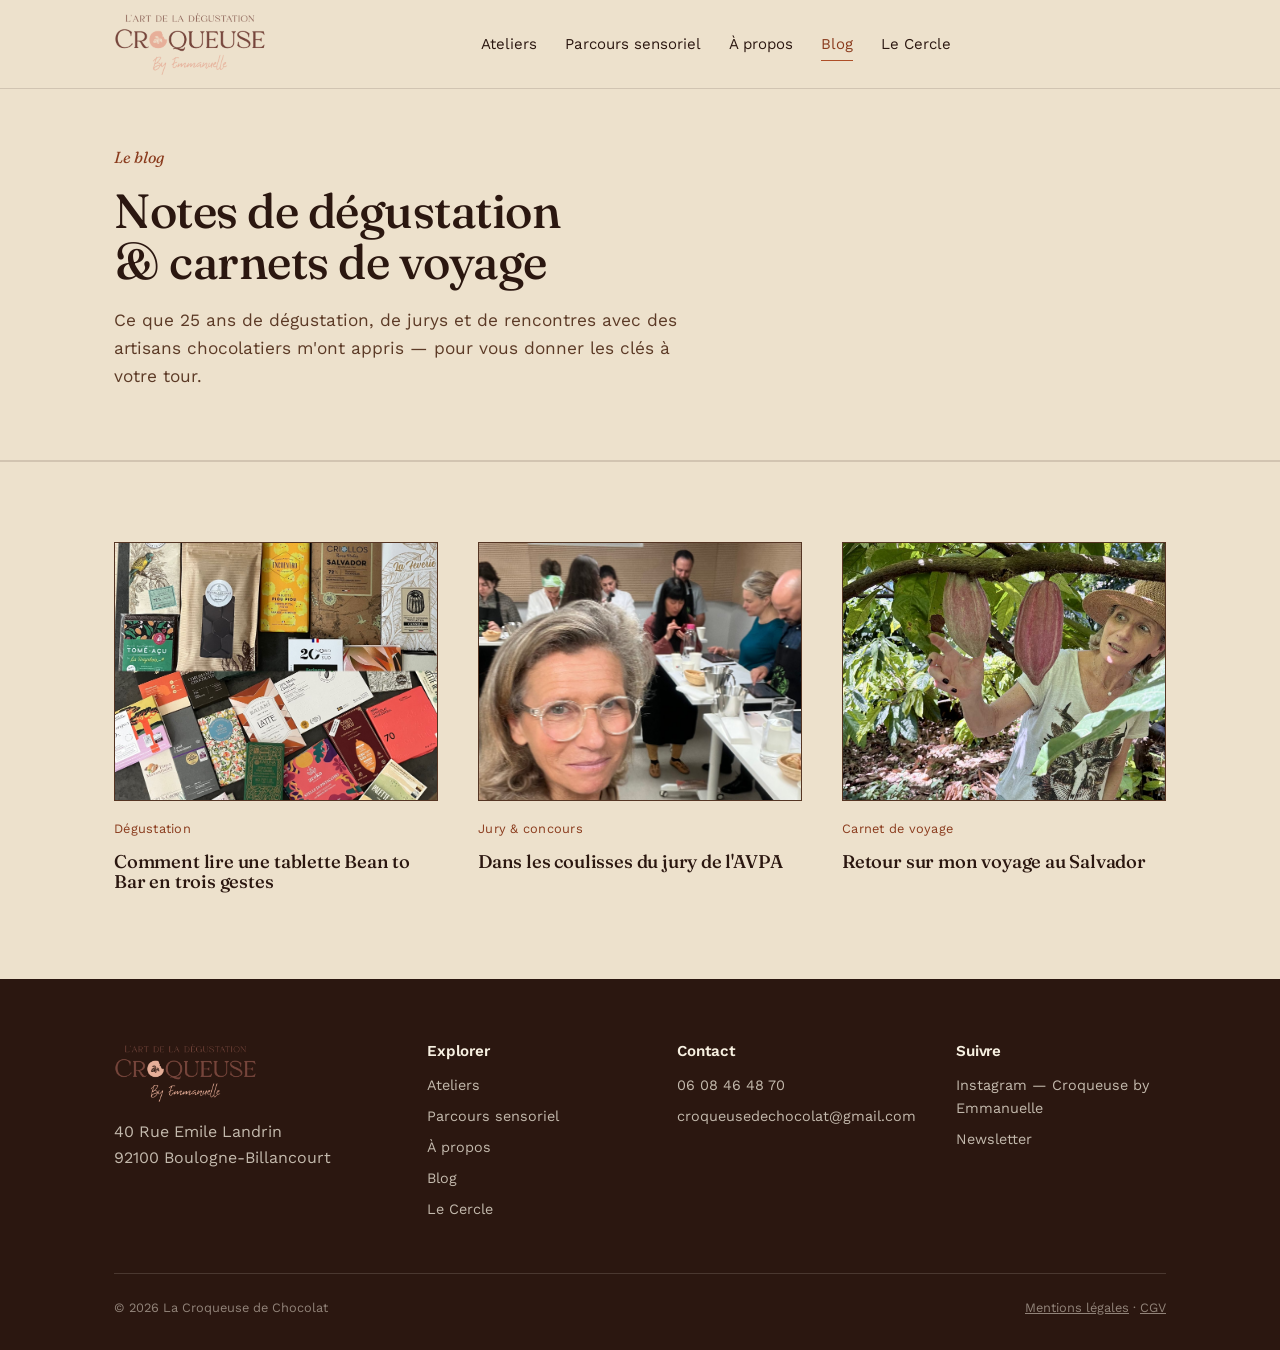
<file: blog.html>
<!doctype html>
<html lang="fr">
<head>
<meta charset="UTF-8">
<meta name="viewport" content="width=device-width, initial-scale=1.0">
<title>Blog — Notes de dégustation | La Croqueuse de Chocolat</title>
<meta name="description" content="Notes de dégustation et carnets de voyage Bean to Bar par Emmanuelle de Beauregard.">
<link rel="stylesheet" href="style.css?v=8">
</head>
<body>

<header class="site-header">
  <div class="wrap">
    <a href="index.html" class="logo"><img src="logo.png" alt="La Croqueuse de Chocolat — By Emmanuelle"></a>
    <nav class="nav" id="nav">
      <div class="nav-head"><a href="index.html" class="logo"><img src="logo.png" alt="La Croqueuse de Chocolat"></a><button class="nav-close" id="navClose" type="button" aria-label="Fermer le menu">✕</button></div>
      <a href="ateliers.html">Ateliers</a>
      <a href="parcours-sensoriel.html">Parcours sensoriel</a>
      <a href="a-propos.html">À propos</a>
      <a href="blog.html" class="active">Blog</a>
      <a href="le-cercle.html">Le Cercle</a>
    </nav>
    <div class="nav-actions">
      <button class="menu-toggle" id="menuToggle" aria-label="Ouvrir le menu" aria-expanded="false">Menu</button>
    </div>
  </div>
</header>

<section class="page-hero">
  <div class="wrap">
    <p class="section-tag">Le blog</p>
    <h1>Notes de dégustation & carnets de voyage</h1>
    <p class="lede">Ce que 25 ans de dégustation, de jurys et de rencontres avec des artisans chocolatiers m'ont appris — pour vous donner les clés à votre tour.</p>
  </div>
</section>

<section id="articles">
  <div class="wrap">
    <div class="journal-grid">
      <article class="journal-card">
        <a href="article-3-gestes.html">
          <div class="journal-thumb photo-slot">
            <img src="article-3-gestes.jpg" alt="Comment lire une tablette Bean to Bar" onerror="this.style.display='none'; this.nextElementSibling.style.display='flex';">
            <div class="photo-fallback">Photo à venir<small>article-3-gestes.jpg</small></div>
          </div>
          <p class="journal-date">Dégustation</p>
          <h3>Comment lire une tablette Bean to Bar en trois gestes</h3>
        </a>
      </article>
      <article class="journal-card">
        <a href="article-jury-avpa.html">
          <div class="journal-thumb photo-slot">
            <img src="article-jury-avpa.jpg" alt="Dans les coulisses du jury AVPA" onerror="this.style.display='none'; this.nextElementSibling.style.display='flex';">
            <div class="photo-fallback">Photo à venir<small>article-jury-avpa.jpg</small></div>
          </div>
          <p class="journal-date">Jury & concours</p>
          <h3>Dans les coulisses du jury de l'AVPA</h3>
        </a>
      </article>
      <article class="journal-card">
        <a href="article-salvador.html">
          <div class="journal-thumb photo-slot">
            <img src="article-salvador.jpg" alt="Retour de mon voyage au Salvador" onerror="this.style.display='none'; this.nextElementSibling.style.display='flex';">
            <div class="photo-fallback">Photo à venir<small>article-salvador.jpg</small></div>
          </div>
          <p class="journal-date">Carnet de voyage</p>
          <h3>Retour sur mon voyage au Salvador</h3>
        </a>
      </article>
    </div>
  </div>
</section>

<footer class="site-footer">
  <div class="wrap">
    <div class="footer-grid">
      <div>
        <a href="index.html" class="logo"><img src="logo.png" alt="La Croqueuse de Chocolat"></a>
        <p style="margin-top:16px;max-width:32ch">40 Rue Emile Landrin<br>92100 Boulogne-Billancourt</p>
      </div>
      <div>
        <h4>Explorer</h4>
        <ul>
          <li><a href="ateliers.html">Ateliers</a></li>
          <li><a href="parcours-sensoriel.html">Parcours sensoriel</a></li>
          <li><a href="a-propos.html">À propos</a></li>
          <li><a href="blog.html">Blog</a></li>
          <li><a href="le-cercle.html">Le Cercle</a></li>
        </ul>
      </div>
      <div>
        <h4>Contact</h4>
        <ul>
          <li><a href="tel:0608464870">06 08 46 48 70</a></li>
          <li><a href="mailto:croqueusedechocolat@gmail.com">croqueusedechocolat@gmail.com</a></li>
        </ul>
      </div>
      <div>
        <h4>Suivre</h4>
        <ul>
          <li><a href="#">Instagram — Croqueuse by Emmanuelle</a></li>
          <li><a href="#">Newsletter</a></li>
        </ul>
      </div>
    </div>
    <div class="footer-bottom">
      <span>© <span id="year"></span> La Croqueuse de Chocolat</span>
      <span><a href="mentions-legales.html">Mentions légales</a> · <a href="cgv.html">CGV</a></span>
    </div>
  </div>
</footer>

<script src="main.js?v=8"></script>
</body>
</html>
</file>
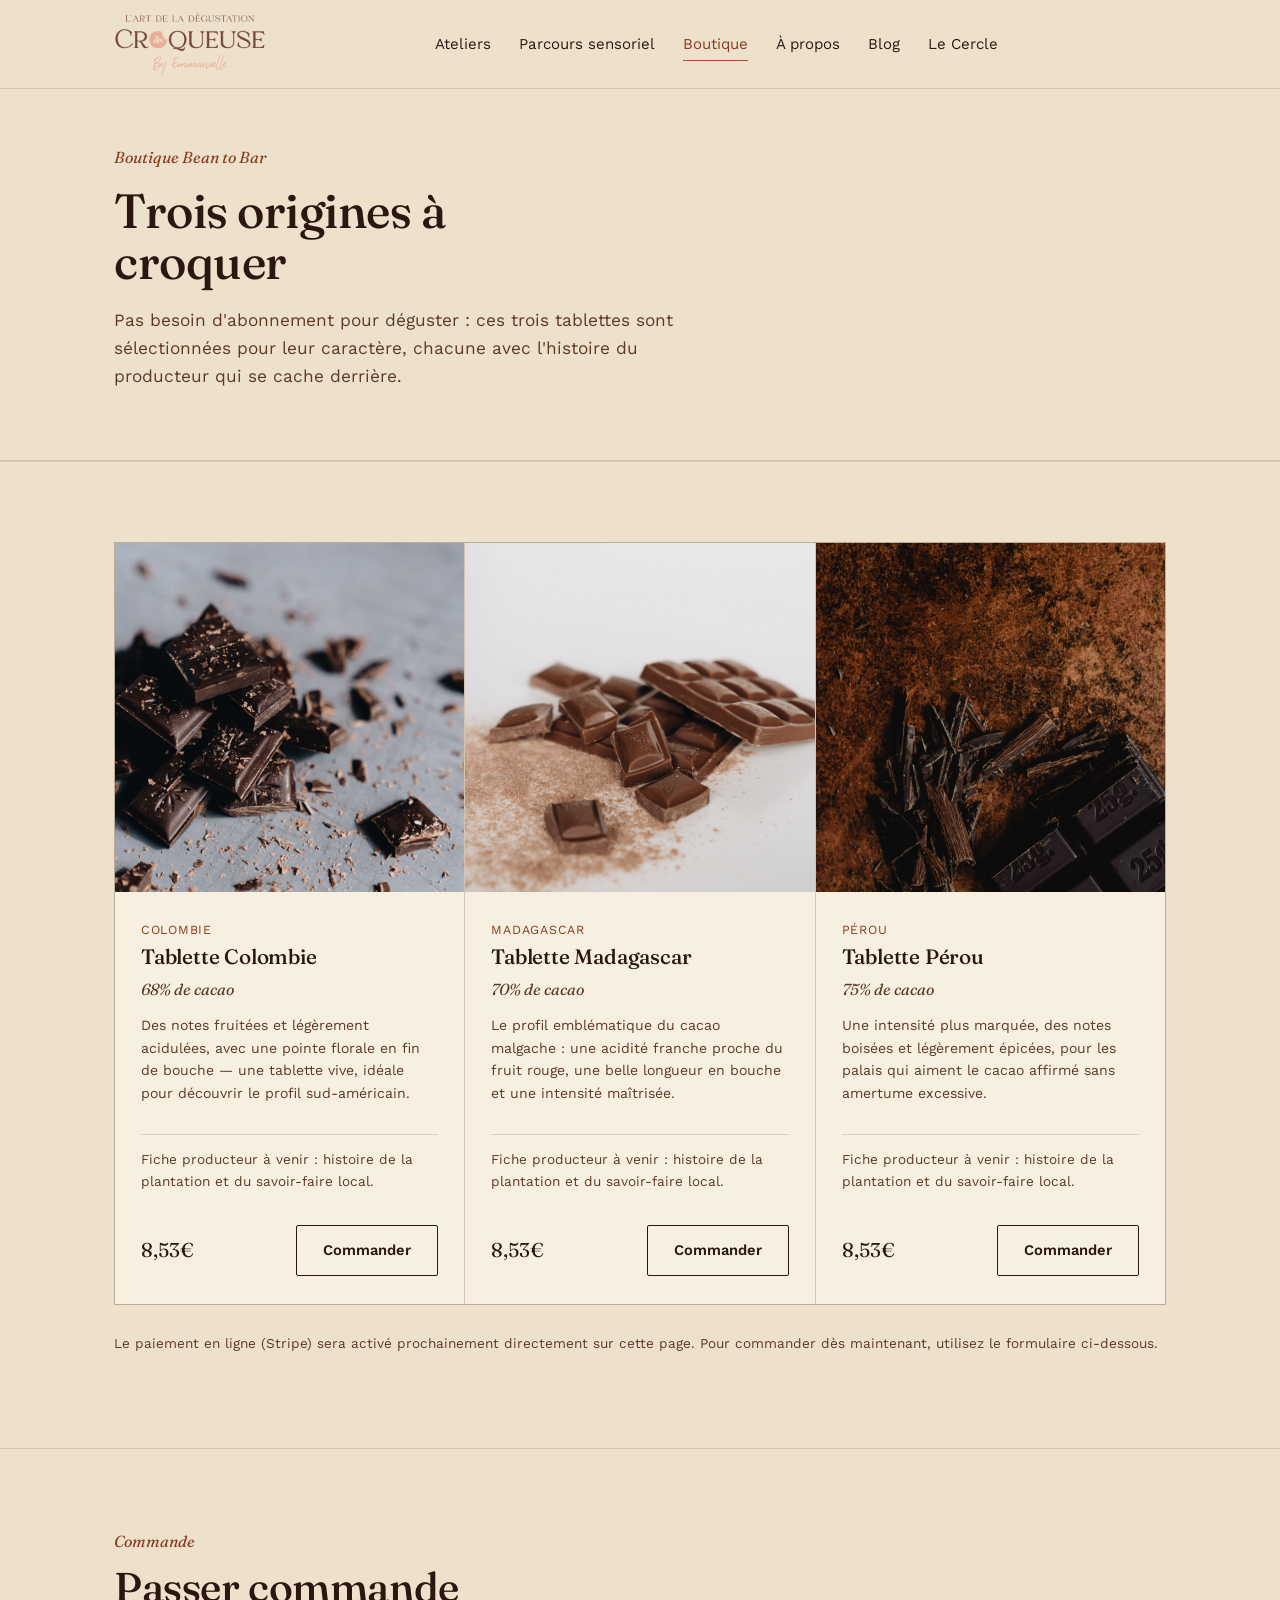
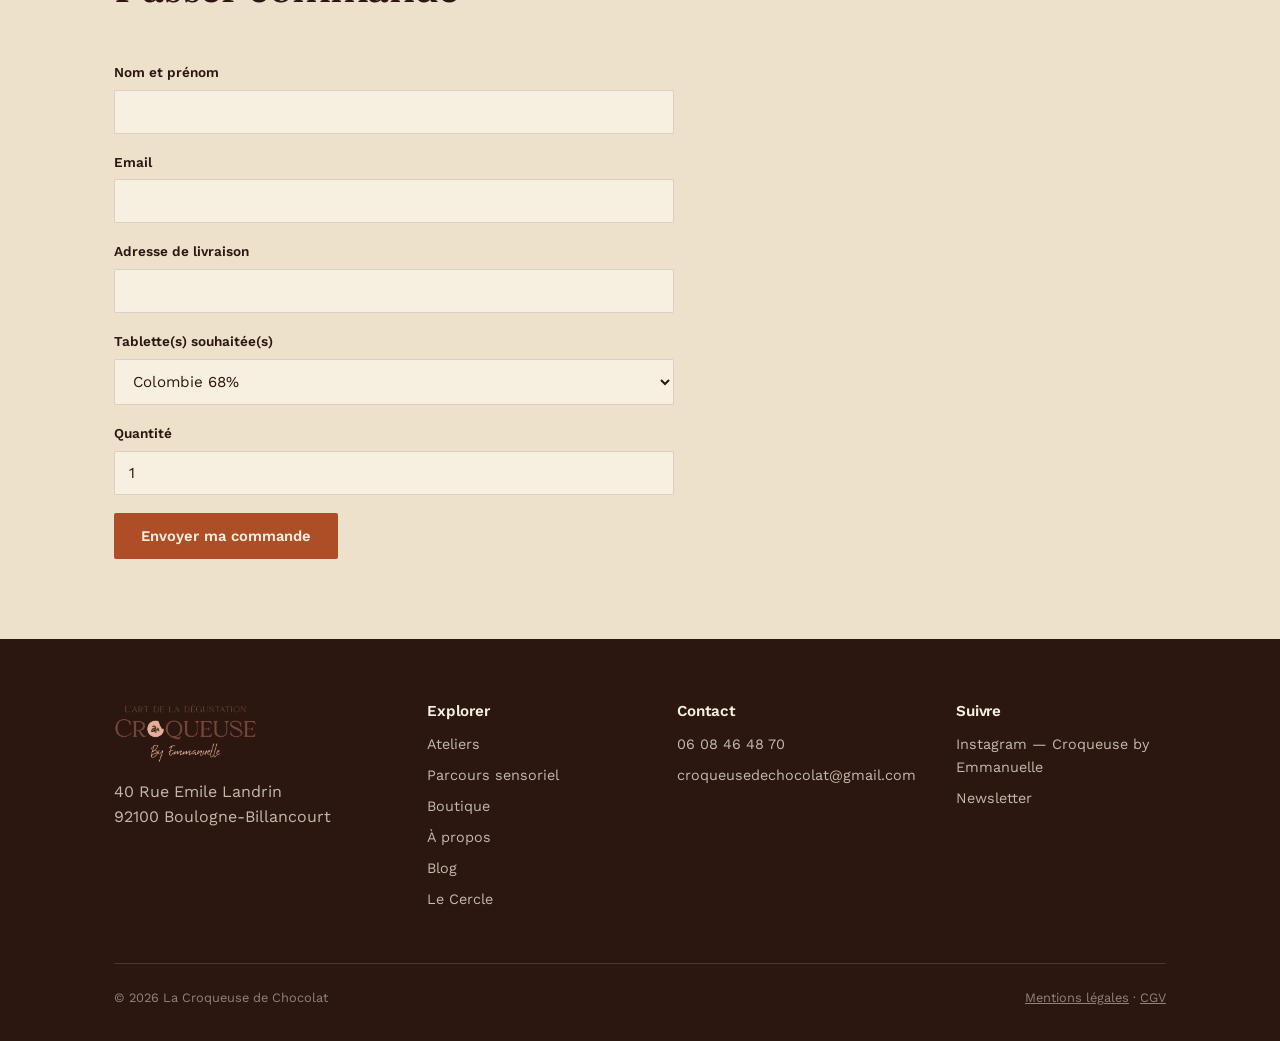
<file: boutique.html>
<!doctype html>
<html lang="fr">
<head>
<meta charset="UTF-8">
<meta name="viewport" content="width=device-width, initial-scale=1.0">
<title>Boutique Bean to Bar — Tablettes Colombie, Madagascar, Pérou | La Croqueuse de Chocolat</title>
<meta name="description" content="Trois tablettes Bean to Bar sélectionnées par Emmanuelle de Beauregard : Colombie 68%, Madagascar 70%, Pérou 75%.">
<link rel="stylesheet" href="style.css?v=8">
</head>
<body>

<header class="site-header">
  <div class="wrap">
    <a href="index.html" class="logo"><img src="logo.png" alt="La Croqueuse de Chocolat — By Emmanuelle"></a>
    <nav class="nav" id="nav">
      <div class="nav-head"><a href="index.html" class="logo"><img src="logo.png" alt="La Croqueuse de Chocolat"></a><button class="nav-close" id="navClose" type="button" aria-label="Fermer le menu">✕</button></div>
      <a href="ateliers.html">Ateliers</a>
      <a href="parcours-sensoriel.html">Parcours sensoriel</a>
      <a href="boutique.html" class="active">Boutique</a>
      <a href="a-propos.html">À propos</a>
      <a href="blog.html">Blog</a>
      <a href="le-cercle.html">Le Cercle</a>
    </nav>
    <div class="nav-actions">
      <button class="menu-toggle" id="menuToggle" aria-label="Ouvrir le menu" aria-expanded="false">Menu</button>
    </div>
  </div>
</header>

<section class="page-hero">
  <div class="wrap">
    <p class="section-tag">Boutique Bean to Bar</p>
    <h1>Trois origines à croquer</h1>
    <p class="lede">Pas besoin d'abonnement pour déguster : ces trois tablettes sont sélectionnées pour leur caractère, chacune avec l'histoire du producteur qui se cache derrière.</p>
  </div>
</section>

<section id="tablettes">
  <div class="wrap">
    <div class="tablette-grid">
      <article class="tablette-card">
        <div class="tablette-visual photo-slot">
          <img src="tablette-colombie.jpg" alt="Tablette Colombie" onerror="this.style.display='none'; this.nextElementSibling.style.display='flex';">
          <div class="photo-fallback">Photo à venir<small>tablette-colombie.jpg</small></div>
        </div>
        <div class="tablette-body">
          <p class="origine">Colombie</p>
          <h3>Tablette Colombie</h3>
          <p class="cacao">68% de cacao</p>
          <p class="notes">Des notes fruitées et légèrement acidulées, avec une pointe florale en fin de bouche — une tablette vive, idéale pour découvrir le profil sud-américain.</p>
          <p class="producteur">Fiche producteur à venir : histoire de la plantation et du savoir-faire local.</p>
          <div class="price-row">
            <span class="price">8,53€</span>
            <a href="#commander" class="btn btn-ghost">Commander</a>
          </div>
        </div>
      </article>
      <article class="tablette-card">
        <div class="tablette-visual photo-slot">
          <img src="tablette-madagascar.jpg" alt="Tablette Madagascar" onerror="this.style.display='none'; this.nextElementSibling.style.display='flex';">
          <div class="photo-fallback">Photo à venir<small>tablette-madagascar.jpg</small></div>
        </div>
        <div class="tablette-body">
          <p class="origine">Madagascar</p>
          <h3>Tablette Madagascar</h3>
          <p class="cacao">70% de cacao</p>
          <p class="notes">Le profil emblématique du cacao malgache : une acidité franche proche du fruit rouge, une belle longueur en bouche et une intensité maîtrisée.</p>
          <p class="producteur">Fiche producteur à venir : histoire de la plantation et du savoir-faire local.</p>
          <div class="price-row">
            <span class="price">8,53€</span>
            <a href="#commander" class="btn btn-ghost">Commander</a>
          </div>
        </div>
      </article>
      <article class="tablette-card">
        <div class="tablette-visual photo-slot">
          <img src="tablette-perou.jpg" alt="Tablette Pérou" onerror="this.style.display='none'; this.nextElementSibling.style.display='flex';">
          <div class="photo-fallback">Photo à venir<small>tablette-perou.jpg</small></div>
        </div>
        <div class="tablette-body">
          <p class="origine">Pérou</p>
          <h3>Tablette Pérou</h3>
          <p class="cacao">75% de cacao</p>
          <p class="notes">Une intensité plus marquée, des notes boisées et légèrement épicées, pour les palais qui aiment le cacao affirmé sans amertume excessive.</p>
          <p class="producteur">Fiche producteur à venir : histoire de la plantation et du savoir-faire local.</p>
          <div class="price-row">
            <span class="price">8,53€</span>
            <a href="#commander" class="btn btn-ghost">Commander</a>
          </div>
        </div>
      </article>
    </div>
    <p style="margin-top:28px;font-size:.85rem;color:var(--brun-cacao)">Le paiement en ligne (Stripe) sera activé prochainement directement sur cette page. Pour commander dès maintenant, utilisez le formulaire ci-dessous.</p>
  </div>
</section>

<section id="commander">
  <div class="wrap">
    <div class="section-head">
      <p class="section-tag">Commande</p>
      <h2>Passer commande</h2>
    </div>
    <form class="contact-form" name="commande-boutique" method="POST" data-netlify="true" netlify-honeypot="bot-field">
      <input type="hidden" name="form-name" value="commande-boutique">
      <p style="display:none"><label>Ne pas remplir : <input name="bot-field"></label></p>
      <div>
        <label for="nom">Nom et prénom</label>
        <input type="text" id="nom" name="nom" required>
      </div>
      <div>
        <label for="email">Email</label>
        <input type="email" id="email" name="email" required>
      </div>
      <div>
        <label for="adresse">Adresse de livraison</label>
        <input type="text" id="adresse" name="adresse">
      </div>
      <div>
        <label for="tablettes">Tablette(s) souhaitée(s)</label>
        <select id="tablettes" name="tablettes">
          <option>Colombie 68%</option>
          <option>Madagascar 70%</option>
          <option>Pérou 75%</option>
          <option>Les trois origines</option>
        </select>
      </div>
      <div>
        <label for="quantite">Quantité</label>
        <input type="number" id="quantite" name="quantite" min="1" value="1">
      </div>
      <button type="submit" class="btn btn-primary" style="justify-self:start">Envoyer ma commande</button>
    </form>
  </div>
</section>

<footer class="site-footer">
  <div class="wrap">
    <div class="footer-grid">
      <div>
        <a href="index.html" class="logo"><img src="logo.png" alt="La Croqueuse de Chocolat"></a>
        <p style="margin-top:16px;max-width:32ch">40 Rue Emile Landrin<br>92100 Boulogne-Billancourt</p>
      </div>
      <div>
        <h4>Explorer</h4>
        <ul>
          <li><a href="ateliers.html">Ateliers</a></li>
          <li><a href="parcours-sensoriel.html">Parcours sensoriel</a></li>
          <li><a href="boutique.html">Boutique</a></li>
          <li><a href="a-propos.html">À propos</a></li>
          <li><a href="blog.html">Blog</a></li>
          <li><a href="le-cercle.html">Le Cercle</a></li>
        </ul>
      </div>
      <div>
        <h4>Contact</h4>
        <ul>
          <li><a href="tel:0608464870">06 08 46 48 70</a></li>
          <li><a href="mailto:croqueusedechocolat@gmail.com">croqueusedechocolat@gmail.com</a></li>
        </ul>
      </div>
      <div>
        <h4>Suivre</h4>
        <ul>
          <li><a href="#">Instagram — Croqueuse by Emmanuelle</a></li>
          <li><a href="#">Newsletter</a></li>
        </ul>
      </div>
    </div>
    <div class="footer-bottom">
      <span>© <span id="year"></span> La Croqueuse de Chocolat</span>
      <span><a href="mentions-legales.html">Mentions légales</a> · <a href="cgv.html">CGV</a></span>
    </div>
  </div>
</footer>

<script src="main.js?v=8"></script>
</body>
</html>
</file>
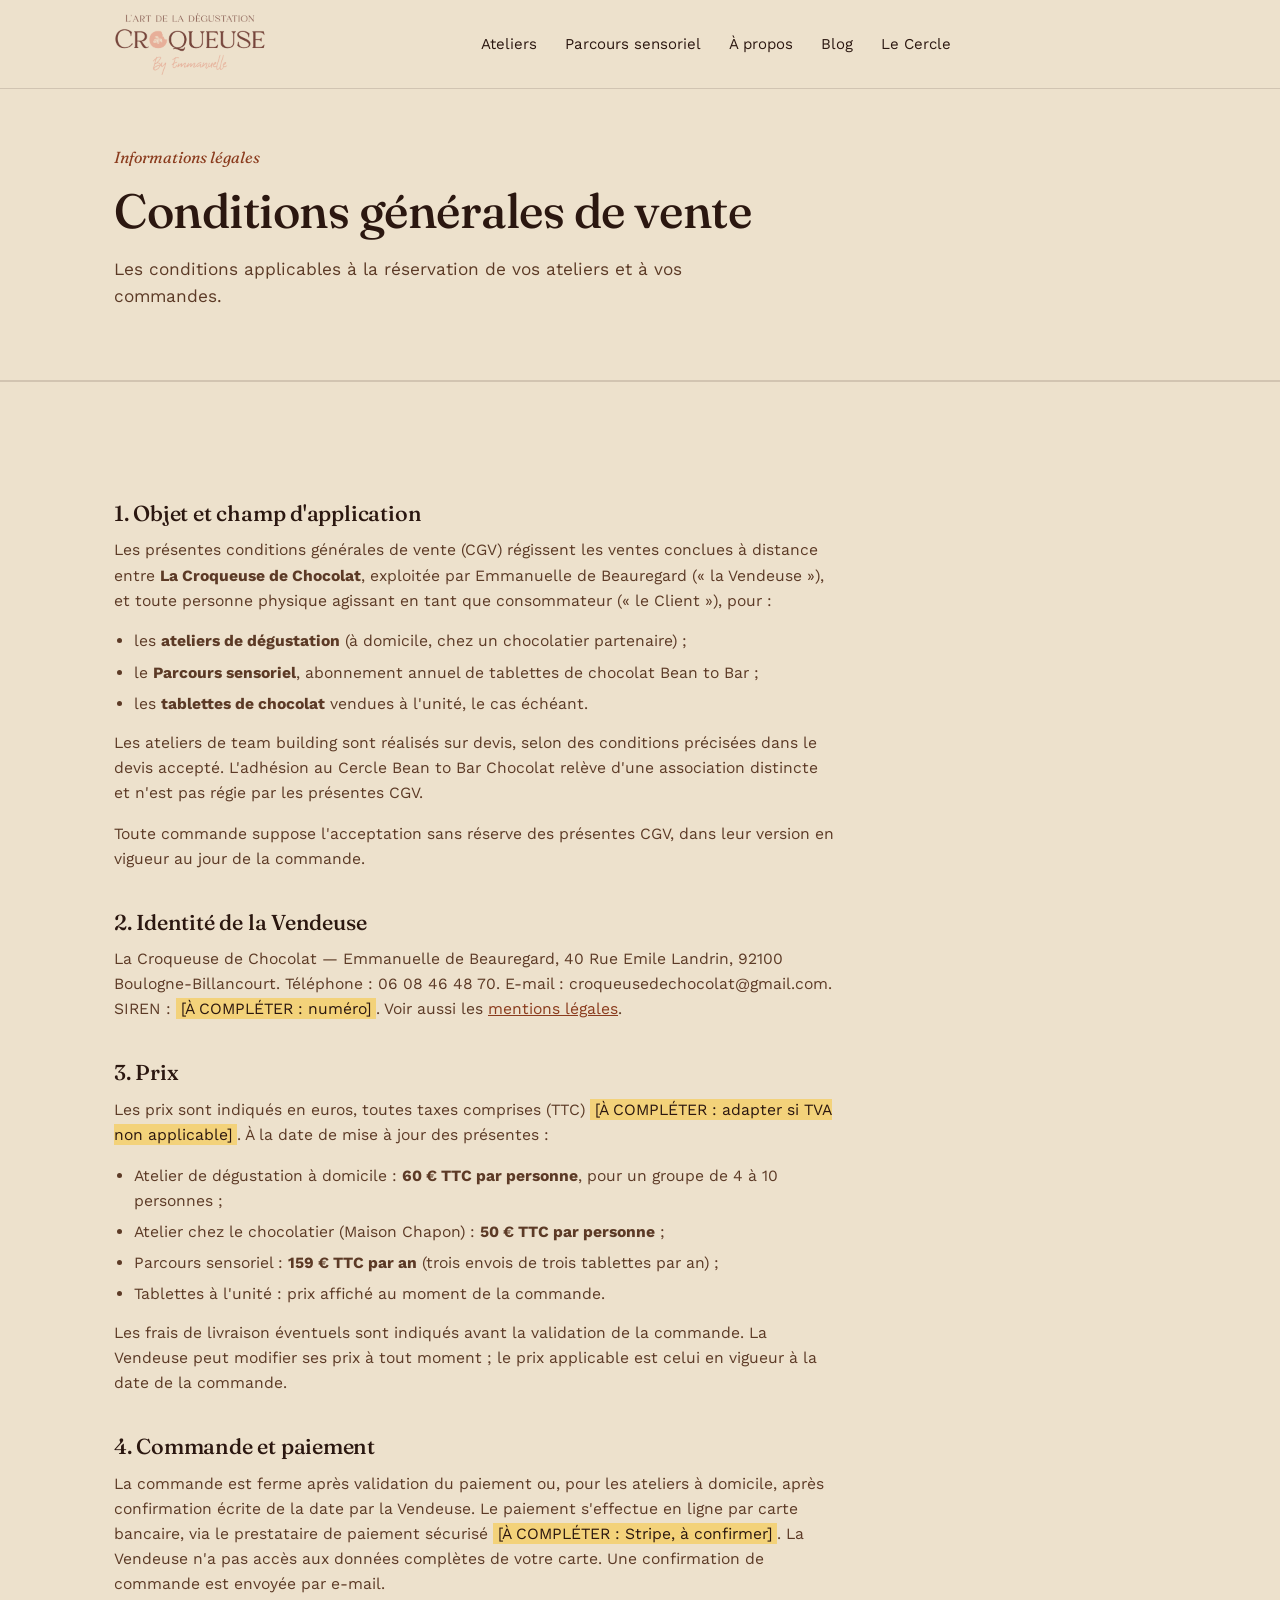
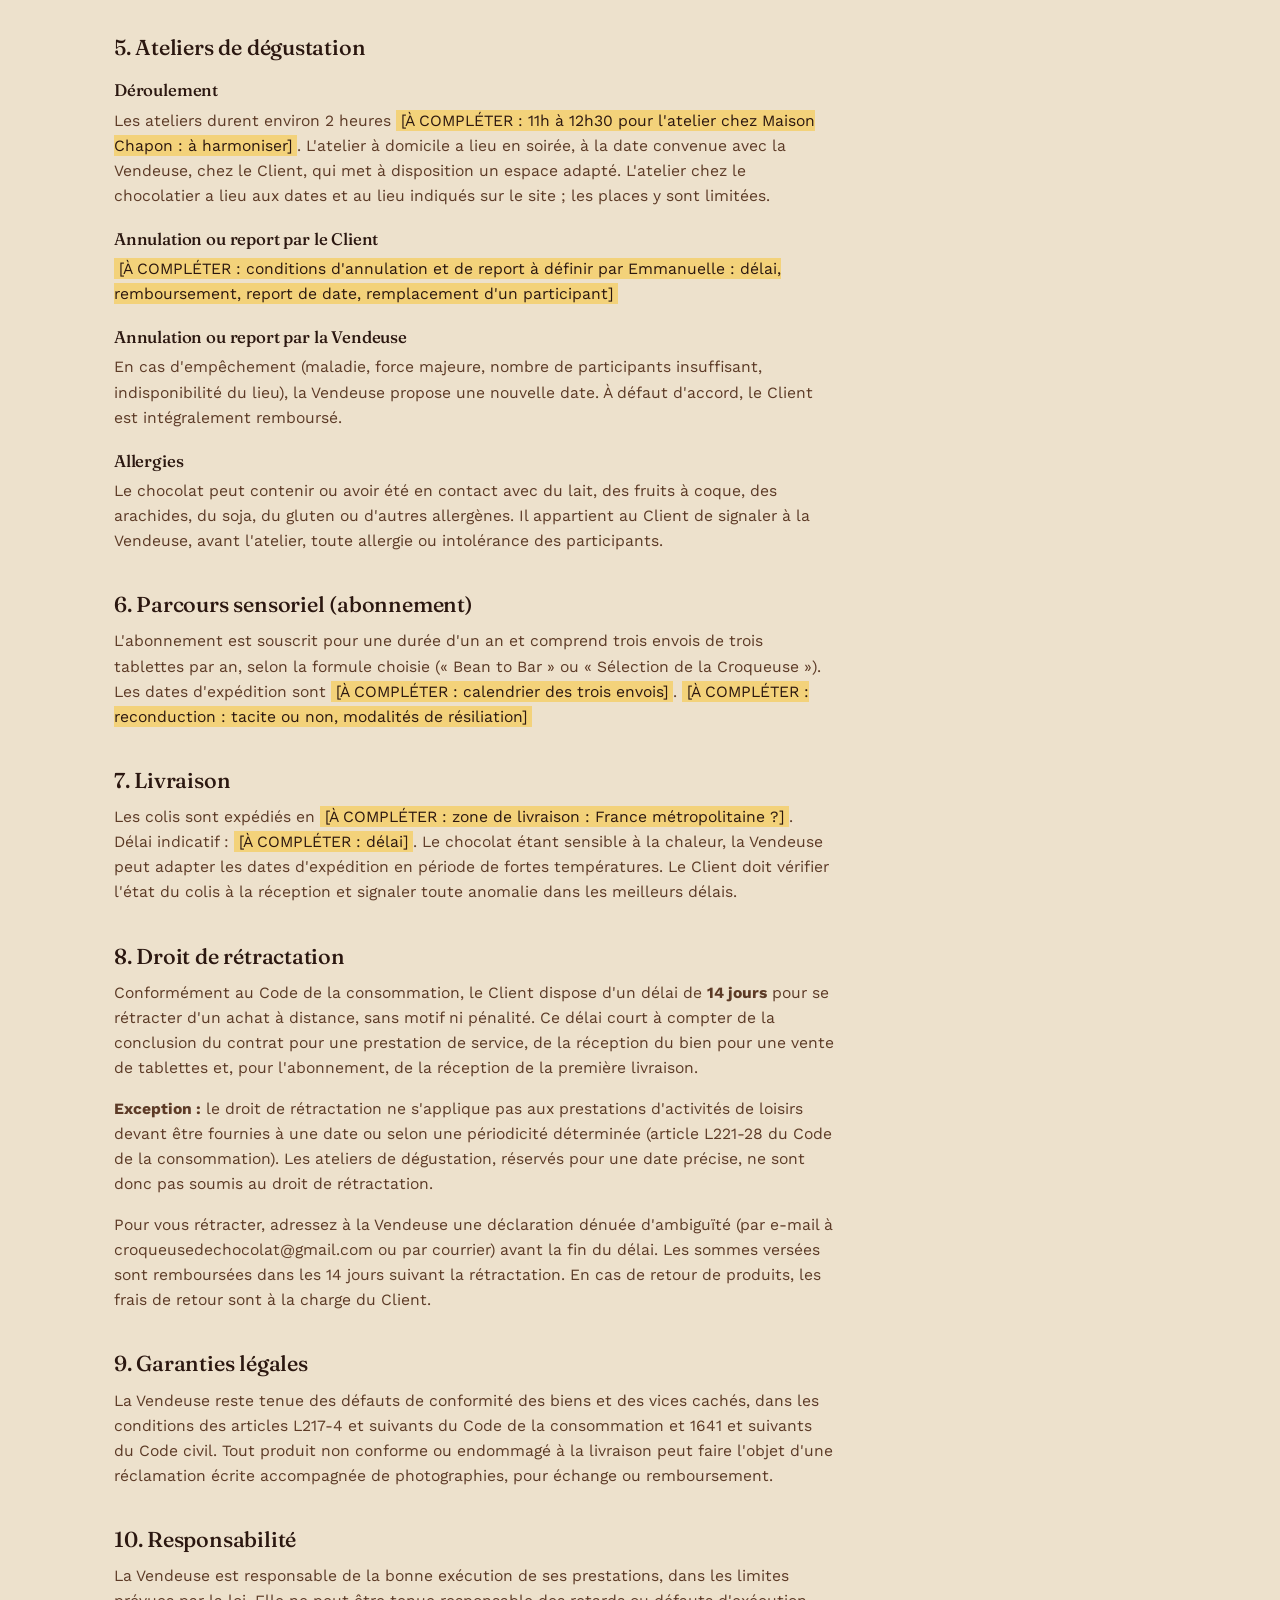
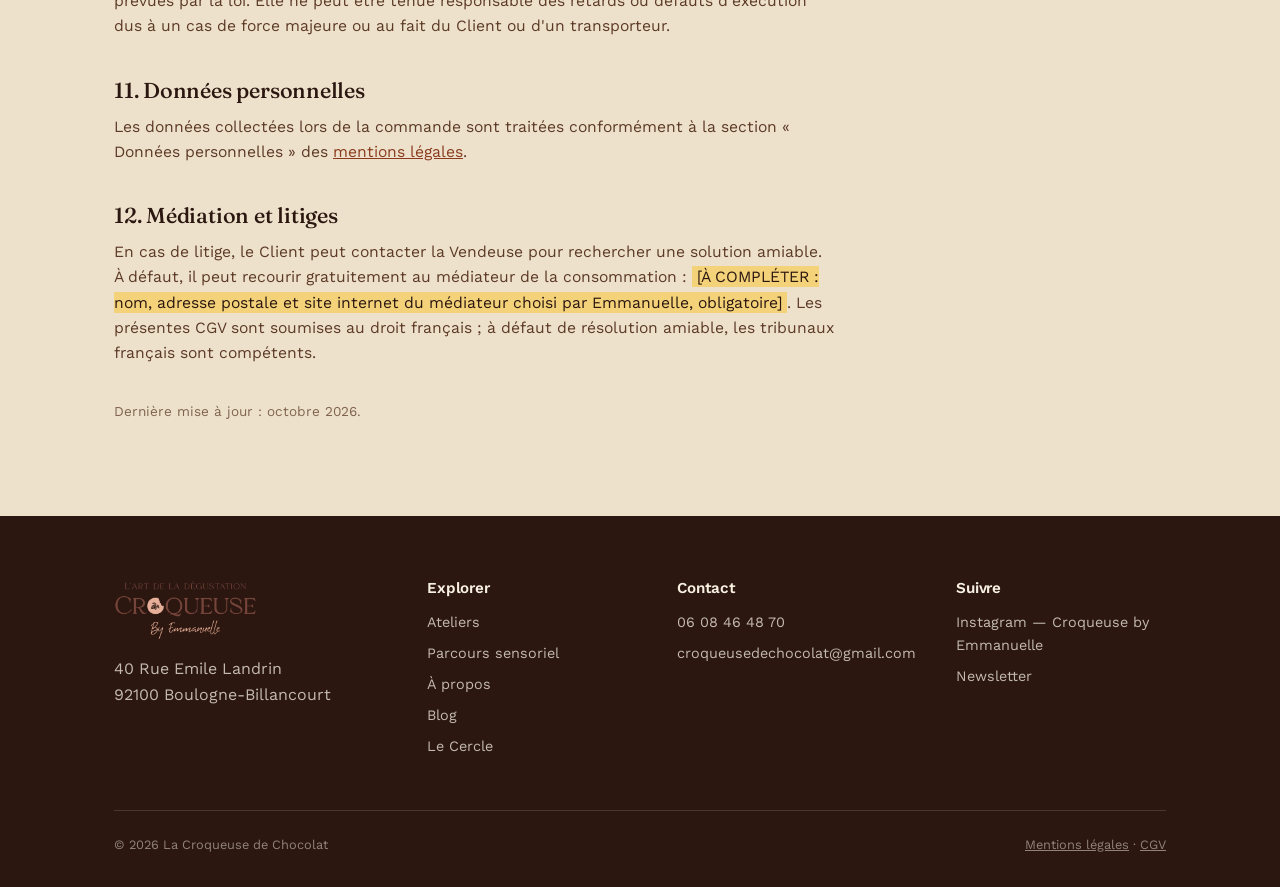
<file: cgv.html>
<!doctype html>
<html lang="fr">
<head>
<meta charset="UTF-8">
<meta name="viewport" content="width=device-width, initial-scale=1.0">
<title>Conditions générales de vente — La Croqueuse de Chocolat</title>
<meta name="description" content="Conditions générales de vente des ateliers, du Parcours sensoriel et des tablettes La Croqueuse de Chocolat.">
<link rel="stylesheet" href="style.css?v=8">
</head>
<body>

<header class="site-header">
  <div class="wrap">
    <a href="index.html" class="logo"><img src="logo.png" alt="La Croqueuse de Chocolat — By Emmanuelle"></a>
    <nav class="nav" id="nav">
      <div class="nav-head"><a href="index.html" class="logo"><img src="logo.png" alt="La Croqueuse de Chocolat"></a><button class="nav-close" id="navClose" type="button" aria-label="Fermer le menu">✕</button></div>
      <a href="ateliers.html">Ateliers</a>
      <a href="parcours-sensoriel.html">Parcours sensoriel</a>
      <a href="a-propos.html">À propos</a>
      <a href="blog.html">Blog</a>
      <a href="le-cercle.html">Le Cercle</a>
    </nav>
    <div class="nav-actions">
      <button class="menu-toggle" id="menuToggle" aria-label="Ouvrir le menu" aria-expanded="false">Menu</button>
    </div>
  </div>
</header>

<section class="page-hero">
  <div class="wrap">
    <p class="section-tag">Informations légales</p>
    <h1 style="max-width:none">Conditions générales de vente</h1>
    <p class="lede">Les conditions applicables à la réservation de vos ateliers et à vos commandes.</p>
  </div>
</section>

<section>
  <div class="wrap">
    <div class="legal">

      <h2>1. Objet et champ d'application</h2>
      <p>Les présentes conditions générales de vente (CGV) régissent les ventes conclues à distance entre <strong>La Croqueuse de Chocolat</strong>, exploitée par Emmanuelle de Beauregard (« la Vendeuse »), et toute personne physique agissant en tant que consommateur (« le Client »), pour :</p>
      <ul>
        <li>les <strong>ateliers de dégustation</strong> (à domicile, chez un chocolatier partenaire) ;</li>
        <li>le <strong>Parcours sensoriel</strong>, abonnement annuel de tablettes de chocolat Bean to Bar ;</li>
        <li>les <strong>tablettes de chocolat</strong> vendues à l'unité, le cas échéant.</li>
      </ul>
      <p>Les ateliers de team building sont réalisés sur devis, selon des conditions précisées dans le devis accepté. L'adhésion au Cercle Bean to Bar Chocolat relève d'une association distincte et n'est pas régie par les présentes CGV.</p>
      <p>Toute commande suppose l'acceptation sans réserve des présentes CGV, dans leur version en vigueur au jour de la commande.</p>

      <h2>2. Identité de la Vendeuse</h2>
      <p>La Croqueuse de Chocolat — Emmanuelle de Beauregard, 40 Rue Emile Landrin, 92100 Boulogne-Billancourt. Téléphone : 06 08 46 48 70. E-mail : croqueusedechocolat@gmail.com. SIREN : <mark class="todo">[À COMPLÉTER : numéro]</mark>. Voir aussi les <a href="mentions-legales.html">mentions légales</a>.</p>

      <h2>3. Prix</h2>
      <p>Les prix sont indiqués en euros, toutes taxes comprises (TTC) <mark class="todo">[À COMPLÉTER : adapter si TVA non applicable]</mark>. À la date de mise à jour des présentes :</p>
      <ul>
        <li>Atelier de dégustation à domicile : <strong>60 € TTC par personne</strong>, pour un groupe de 4 à 10 personnes ;</li>
        <li>Atelier chez le chocolatier (Maison Chapon) : <strong>50 € TTC par personne</strong> ;</li>
        <li>Parcours sensoriel : <strong>159 € TTC par an</strong> (trois envois de trois tablettes par an) ;</li>
        <li>Tablettes à l'unité : prix affiché au moment de la commande.</li>
      </ul>
      <p>Les frais de livraison éventuels sont indiqués avant la validation de la commande. La Vendeuse peut modifier ses prix à tout moment ; le prix applicable est celui en vigueur à la date de la commande.</p>

      <h2>4. Commande et paiement</h2>
      <p>La commande est ferme après validation du paiement ou, pour les ateliers à domicile, après confirmation écrite de la date par la Vendeuse. Le paiement s'effectue en ligne par carte bancaire, via le prestataire de paiement sécurisé <mark class="todo">[À COMPLÉTER : Stripe, à confirmer]</mark>. La Vendeuse n'a pas accès aux données complètes de votre carte. Une confirmation de commande est envoyée par e-mail.</p>

      <h2>5. Ateliers de dégustation</h2>
      <h3>Déroulement</h3>
      <p>Les ateliers durent environ 2 heures <mark class="todo">[À COMPLÉTER : 11h à 12h30 pour l'atelier chez Maison Chapon : à harmoniser]</mark>. L'atelier à domicile a lieu en soirée, à la date convenue avec la Vendeuse, chez le Client, qui met à disposition un espace adapté. L'atelier chez le chocolatier a lieu aux dates et au lieu indiqués sur le site ; les places y sont limitées.</p>
      <h3>Annulation ou report par le Client</h3>
      <p><mark class="todo">[À COMPLÉTER : conditions d'annulation et de report à définir par Emmanuelle : délai, remboursement, report de date, remplacement d'un participant]</mark></p>
      <h3>Annulation ou report par la Vendeuse</h3>
      <p>En cas d'empêchement (maladie, force majeure, nombre de participants insuffisant, indisponibilité du lieu), la Vendeuse propose une nouvelle date. À défaut d'accord, le Client est intégralement remboursé.</p>
      <h3>Allergies</h3>
      <p>Le chocolat peut contenir ou avoir été en contact avec du lait, des fruits à coque, des arachides, du soja, du gluten ou d'autres allergènes. Il appartient au Client de signaler à la Vendeuse, avant l'atelier, toute allergie ou intolérance des participants.</p>

      <h2>6. Parcours sensoriel (abonnement)</h2>
      <p>L'abonnement est souscrit pour une durée d'un an et comprend trois envois de trois tablettes par an, selon la formule choisie (« Bean to Bar » ou « Sélection de la Croqueuse »). Les dates d'expédition sont <mark class="todo">[À COMPLÉTER : calendrier des trois envois]</mark>. <mark class="todo">[À COMPLÉTER : reconduction : tacite ou non, modalités de résiliation]</mark></p>

      <h2>7. Livraison</h2>
      <p>Les colis sont expédiés en <mark class="todo">[À COMPLÉTER : zone de livraison : France métropolitaine ?]</mark>. Délai indicatif : <mark class="todo">[À COMPLÉTER : délai]</mark>. Le chocolat étant sensible à la chaleur, la Vendeuse peut adapter les dates d'expédition en période de fortes températures. Le Client doit vérifier l'état du colis à la réception et signaler toute anomalie dans les meilleurs délais.</p>

      <h2>8. Droit de rétractation</h2>
      <p>Conformément au Code de la consommation, le Client dispose d'un délai de <strong>14 jours</strong> pour se rétracter d'un achat à distance, sans motif ni pénalité. Ce délai court à compter de la conclusion du contrat pour une prestation de service, de la réception du bien pour une vente de tablettes et, pour l'abonnement, de la réception de la première livraison.</p>
      <p><strong>Exception :</strong> le droit de rétractation ne s'applique pas aux prestations d'activités de loisirs devant être fournies à une date ou selon une périodicité déterminée (article L221-28 du Code de la consommation). Les ateliers de dégustation, réservés pour une date précise, ne sont donc pas soumis au droit de rétractation.</p>
      <p>Pour vous rétracter, adressez à la Vendeuse une déclaration dénuée d'ambiguïté (par e-mail à croqueusedechocolat@gmail.com ou par courrier) avant la fin du délai. Les sommes versées sont remboursées dans les 14 jours suivant la rétractation. En cas de retour de produits, les frais de retour sont à la charge du Client.</p>

      <h2>9. Garanties légales</h2>
      <p>La Vendeuse reste tenue des défauts de conformité des biens et des vices cachés, dans les conditions des articles L217-4 et suivants du Code de la consommation et 1641 et suivants du Code civil. Tout produit non conforme ou endommagé à la livraison peut faire l'objet d'une réclamation écrite accompagnée de photographies, pour échange ou remboursement.</p>

      <h2>10. Responsabilité</h2>
      <p>La Vendeuse est responsable de la bonne exécution de ses prestations, dans les limites prévues par la loi. Elle ne peut être tenue responsable des retards ou défauts d'exécution dus à un cas de force majeure ou au fait du Client ou d'un transporteur.</p>

      <h2>11. Données personnelles</h2>
      <p>Les données collectées lors de la commande sont traitées conformément à la section « Données personnelles » des <a href="mentions-legales.html">mentions légales</a>.</p>

      <h2>12. Médiation et litiges</h2>
      <p>En cas de litige, le Client peut contacter la Vendeuse pour rechercher une solution amiable. À défaut, il peut recourir gratuitement au médiateur de la consommation : <mark class="todo">[À COMPLÉTER : nom, adresse postale et site internet du médiateur choisi par Emmanuelle, obligatoire]</mark>. Les présentes CGV sont soumises au droit français ; à défaut de résolution amiable, les tribunaux français sont compétents.</p>

      <p class="maj">Dernière mise à jour : octobre 2026.</p>
    </div>
  </div>
</section>

<footer class="site-footer">
  <div class="wrap">
    <div class="footer-grid">
      <div>
        <a href="index.html" class="logo"><img src="logo.png" alt="La Croqueuse de Chocolat"></a>
        <p style="margin-top:16px;max-width:32ch">40 Rue Emile Landrin<br>92100 Boulogne-Billancourt</p>
      </div>
      <div>
        <h4>Explorer</h4>
        <ul>
          <li><a href="ateliers.html">Ateliers</a></li>
          <li><a href="parcours-sensoriel.html">Parcours sensoriel</a></li>
          <li><a href="a-propos.html">À propos</a></li>
          <li><a href="blog.html">Blog</a></li>
          <li><a href="le-cercle.html">Le Cercle</a></li>
        </ul>
      </div>
      <div>
        <h4>Contact</h4>
        <ul>
          <li><a href="tel:0608464870">06 08 46 48 70</a></li>
          <li><a href="mailto:croqueusedechocolat@gmail.com">croqueusedechocolat@gmail.com</a></li>
        </ul>
      </div>
      <div>
        <h4>Suivre</h4>
        <ul>
          <li><a href="#">Instagram — Croqueuse by Emmanuelle</a></li>
          <li><a href="#">Newsletter</a></li>
        </ul>
      </div>
    </div>
    <div class="footer-bottom">
      <span>© <span id="year"></span> La Croqueuse de Chocolat</span>
      <span><a href="mentions-legales.html">Mentions légales</a> · <a href="cgv.html">CGV</a></span>
    </div>
  </div>
</footer>

<script src="main.js?v=8"></script>
</body>
</html>
</file>
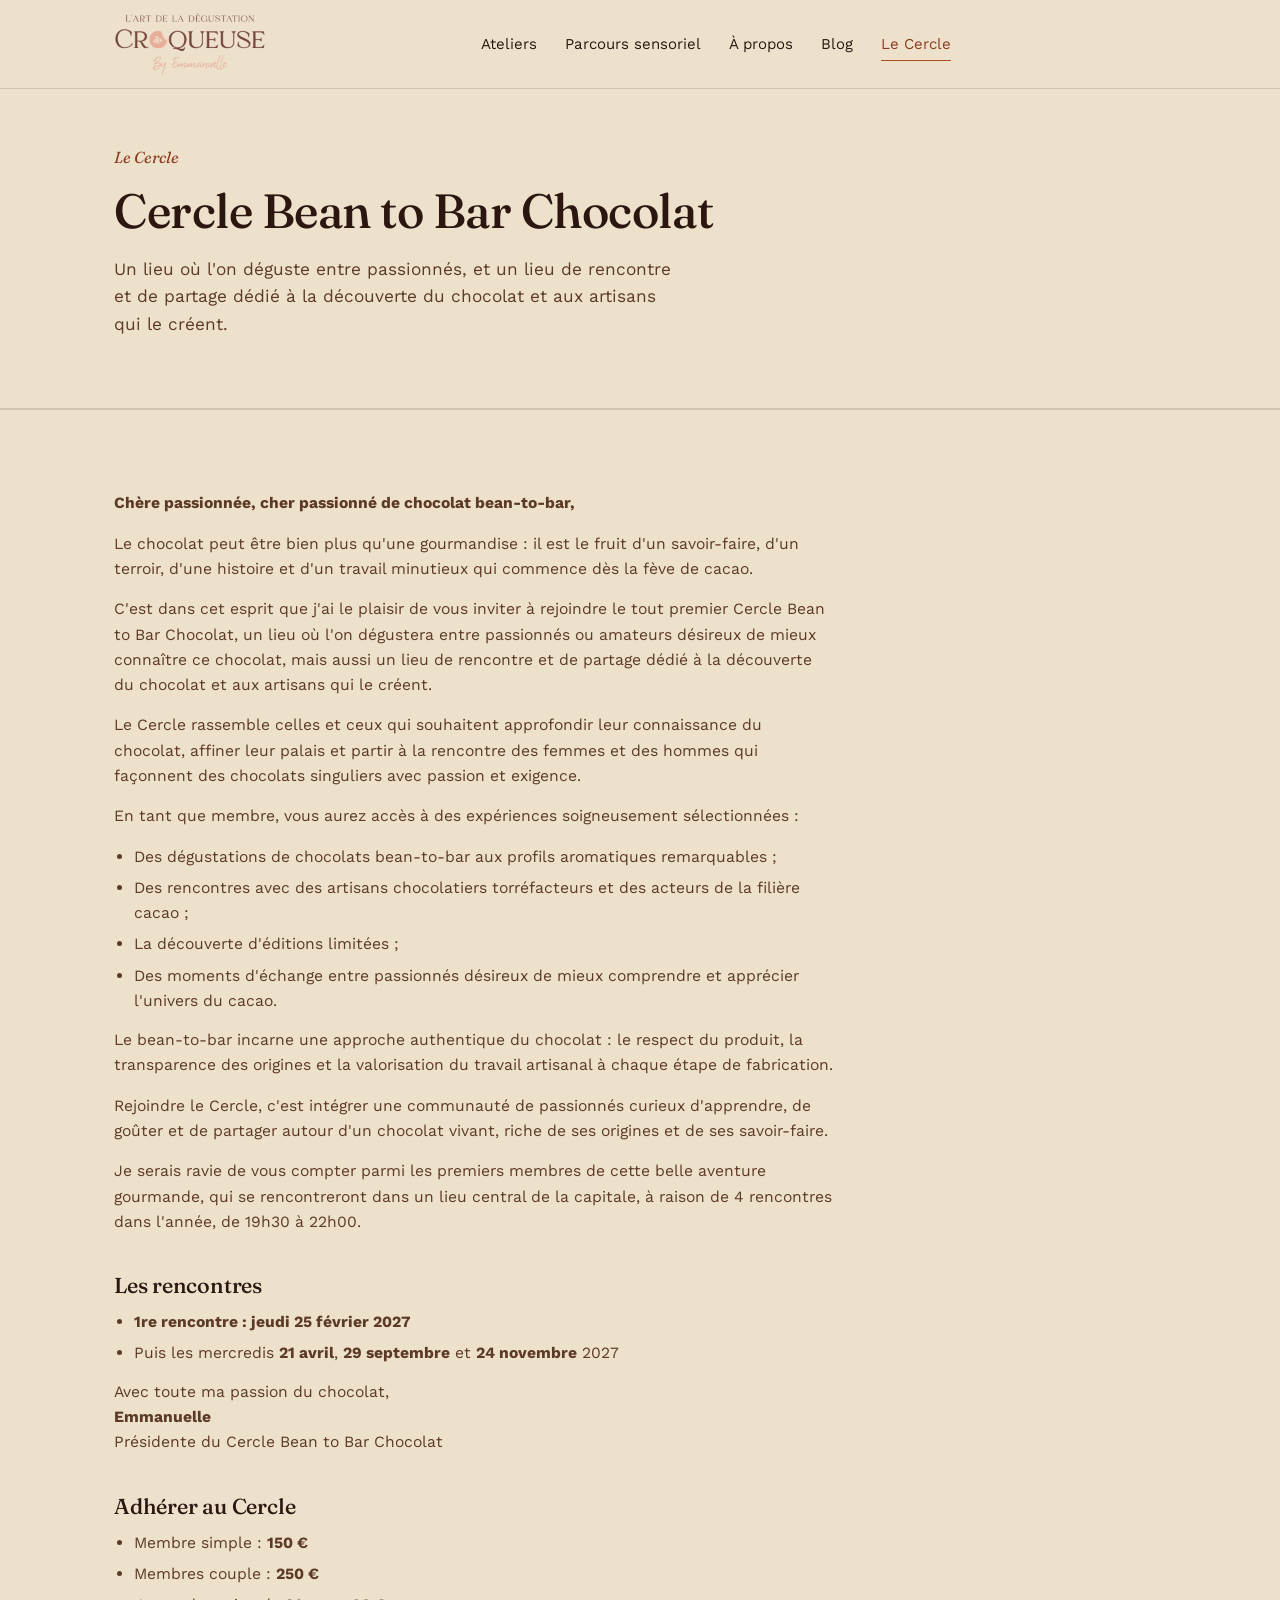
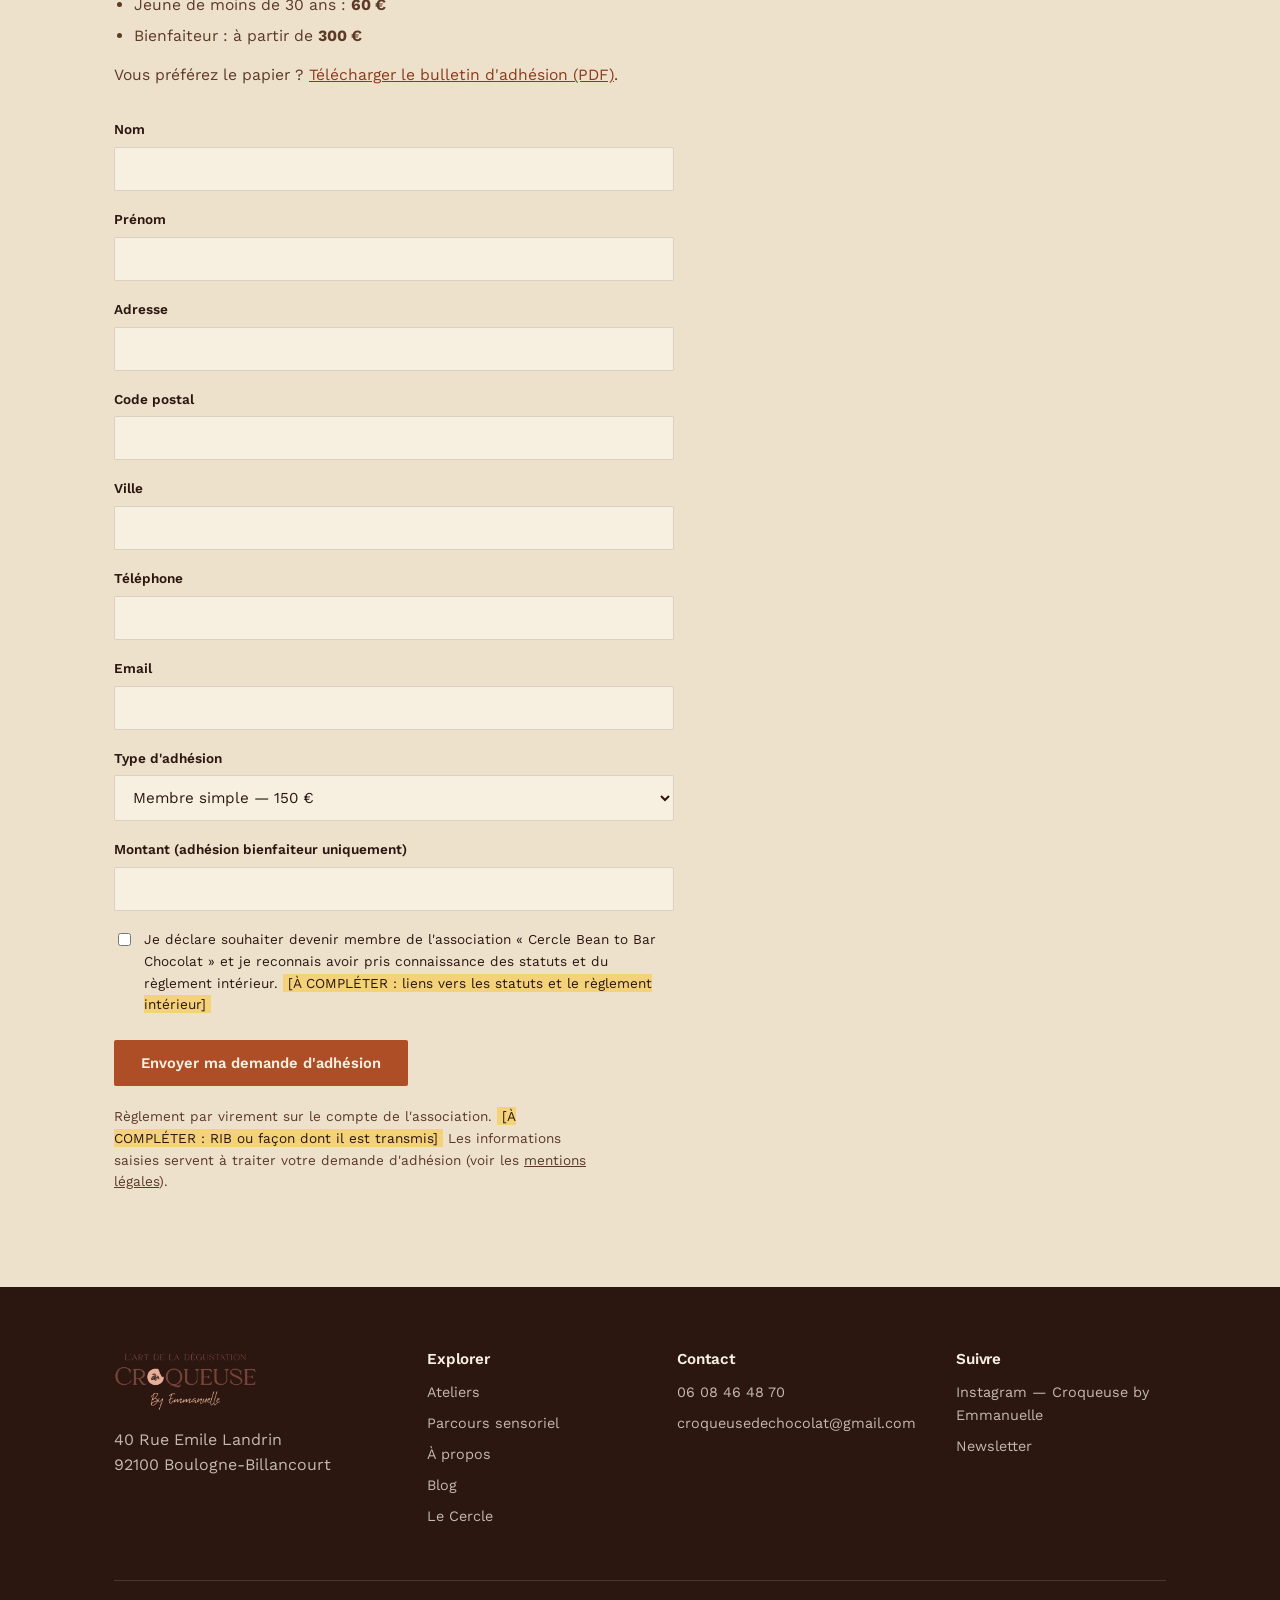
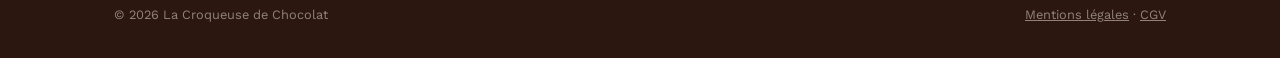
<file: le-cercle.html>
<!doctype html>
<html lang="fr">
<head>
<meta charset="UTF-8">
<meta name="viewport" content="width=device-width, initial-scale=1.0">
<title>Le Cercle Bean to Bar Chocolat — La Croqueuse de Chocolat</title>
<meta name="description" content="Le Cercle Bean to Bar Chocolat : dégustations entre passionnés, rencontres avec des artisans chocolatiers, 4 rencontres par an.">
<link rel="stylesheet" href="style.css?v=8">
</head>
<body>

<header class="site-header">
  <div class="wrap">
    <a href="index.html" class="logo"><img src="logo.png" alt="La Croqueuse de Chocolat — By Emmanuelle"></a>
    <nav class="nav" id="nav">
      <div class="nav-head"><a href="index.html" class="logo"><img src="logo.png" alt="La Croqueuse de Chocolat"></a><button class="nav-close" id="navClose" type="button" aria-label="Fermer le menu">✕</button></div>
      <a href="ateliers.html">Ateliers</a>
      <a href="parcours-sensoriel.html">Parcours sensoriel</a>
      <a href="a-propos.html">À propos</a>
      <a href="blog.html">Blog</a>
      <a href="le-cercle.html" class="active">Le Cercle</a>
    </nav>
    <div class="nav-actions">
      <button class="menu-toggle" id="menuToggle" aria-label="Ouvrir le menu" aria-expanded="false">Menu</button>
    </div>
  </div>
</header>

<section class="page-hero">
  <div class="wrap">
    <p class="section-tag">Le Cercle</p>
    <h1 style="max-width:none">Cercle Bean to Bar Chocolat</h1>
    <p class="lede">Un lieu où l'on déguste entre passionnés, et un lieu de rencontre et de partage dédié à la découverte du chocolat et aux artisans qui le créent.</p>
  </div>
</section>

<section>
  <div class="wrap">
    <div class="legal">
      <p><strong>Chère passionnée, cher passionné de chocolat bean-to-bar,</strong></p>
      <p>Le chocolat peut être bien plus qu'une gourmandise : il est le fruit d'un savoir-faire, d'un terroir, d'une histoire et d'un travail minutieux qui commence dès la fève de cacao.</p>
      <p>C'est dans cet esprit que j'ai le plaisir de vous inviter à rejoindre le tout premier Cercle Bean to Bar Chocolat, un lieu où l'on dégustera entre passionnés ou amateurs désireux de mieux connaître ce chocolat, mais aussi un lieu de rencontre et de partage dédié à la découverte du chocolat et aux artisans qui le créent.</p>
      <p>Le Cercle rassemble celles et ceux qui souhaitent approfondir leur connaissance du chocolat, affiner leur palais et partir à la rencontre des femmes et des hommes qui façonnent des chocolats singuliers avec passion et exigence.</p>
      <p>En tant que membre, vous aurez accès à des expériences soigneusement sélectionnées :</p>
      <ul>
        <li>Des dégustations de chocolats bean-to-bar aux profils aromatiques remarquables ;</li>
        <li>Des rencontres avec des artisans chocolatiers torréfacteurs et des acteurs de la filière cacao ;</li>
        <li>La découverte d'éditions limitées ;</li>
        <li>Des moments d'échange entre passionnés désireux de mieux comprendre et apprécier l'univers du cacao.</li>
      </ul>
      <p>Le bean-to-bar incarne une approche authentique du chocolat : le respect du produit, la transparence des origines et la valorisation du travail artisanal à chaque étape de fabrication.</p>
      <p>Rejoindre le Cercle, c'est intégrer une communauté de passionnés curieux d'apprendre, de goûter et de partager autour d'un chocolat vivant, riche de ses origines et de ses savoir-faire.</p>
      <p>Je serais ravie de vous compter parmi les premiers membres de cette belle aventure gourmande, qui se rencontreront dans un lieu central de la capitale, à raison de 4 rencontres dans l'année, de 19h30 à 22h00.</p>

      <h2>Les rencontres</h2>
      <ul>
        <li><strong>1re rencontre : jeudi 25 février 2027</strong></li>
        <li>Puis les mercredis <strong>21 avril</strong>, <strong>29 septembre</strong> et <strong>24 novembre</strong> 2027</li>
      </ul>

      <p>Avec toute ma passion du chocolat,<br><strong>Emmanuelle</strong><br>Présidente du Cercle Bean to Bar Chocolat</p>

      <h2 id="adherer">Adhérer au Cercle</h2>
      <ul>
        <li>Membre simple : <strong>150 €</strong></li>
        <li>Membres couple : <strong>250 €</strong></li>
        <li>Jeune de moins de 30 ans : <strong>60 €</strong></li>
        <li>Bienfaiteur : à partir de <strong>300 €</strong></li>
      </ul>
      <p>Vous préférez le papier ? <a href="bulletin-adhesion-cercle.pdf">Télécharger le bulletin d'adhésion (PDF)</a>.</p>
    </div>

    <form class="contact-form" name="adhesion-cercle" method="POST" data-netlify="true" netlify-honeypot="bot-field" style="margin-top:32px">
      <input type="hidden" name="form-name" value="adhesion-cercle">
      <p style="display:none"><label>Ne pas remplir : <input name="bot-field"></label></p>
      <div><label for="c-nom">Nom</label><input type="text" id="c-nom" name="nom" required></div>
      <div><label for="c-prenom">Prénom</label><input type="text" id="c-prenom" name="prenom" required></div>
      <div><label for="c-adresse">Adresse</label><input type="text" id="c-adresse" name="adresse" required></div>
      <div><label for="c-cp">Code postal</label><input type="text" id="c-cp" name="code-postal" required></div>
      <div><label for="c-ville">Ville</label><input type="text" id="c-ville" name="ville" required></div>
      <div><label for="c-tel">Téléphone</label><input type="tel" id="c-tel" name="telephone"></div>
      <div><label for="c-email">Email</label><input type="email" id="c-email" name="email" required></div>
      <div>
        <label for="c-formule">Type d'adhésion</label>
        <select id="c-formule" name="formule">
          <option>Membre simple — 150 €</option>
          <option>Membres couple — 250 €</option>
          <option>Jeune de moins de 30 ans — 60 €</option>
          <option>Bienfaiteur — à partir de 300 €</option>
        </select>
      </div>
      <div>
        <label for="c-montant">Montant (adhésion bienfaiteur uniquement)</label>
        <input type="text" id="c-montant" name="montant-bienfaiteur" inputmode="numeric">
      </div>
      <div>
        <label style="font-weight:400;display:flex;gap:10px;align-items:flex-start"><input type="checkbox" name="engagement" required style="width:auto;margin-top:4px"><span>Je déclare souhaiter devenir membre de l'association « Cercle Bean to Bar Chocolat » et je reconnais avoir pris connaissance des statuts et du règlement intérieur. <mark class="todo">[À COMPLÉTER : liens vers les statuts et le règlement intérieur]</mark></span></label>
      </div>
      <button type="submit" class="btn btn-primary" style="justify-self:start">Envoyer ma demande d'adhésion</button>
    </form>
    <p style="margin-top:20px;font-size:.85rem;color:var(--brun-cacao);max-width:60ch">Règlement par virement sur le compte de l'association. <mark class="todo">[À COMPLÉTER : RIB ou façon dont il est transmis]</mark> Les informations saisies servent à traiter votre demande d'adhésion (voir les <a href="mentions-legales.html" style="text-decoration:underline">mentions légales</a>).</p>
  </div>
</section>

<footer class="site-footer">
  <div class="wrap">
    <div class="footer-grid">
      <div>
        <a href="index.html" class="logo"><img src="logo.png" alt="La Croqueuse de Chocolat"></a>
        <p style="margin-top:16px;max-width:32ch">40 Rue Emile Landrin<br>92100 Boulogne-Billancourt</p>
      </div>
      <div>
        <h4>Explorer</h4>
        <ul>
          <li><a href="ateliers.html">Ateliers</a></li>
          <li><a href="parcours-sensoriel.html">Parcours sensoriel</a></li>
          <li><a href="a-propos.html">À propos</a></li>
          <li><a href="blog.html">Blog</a></li>
          <li><a href="le-cercle.html">Le Cercle</a></li>
        </ul>
      </div>
      <div>
        <h4>Contact</h4>
        <ul>
          <li><a href="tel:0608464870">06 08 46 48 70</a></li>
          <li><a href="mailto:croqueusedechocolat@gmail.com">croqueusedechocolat@gmail.com</a></li>
        </ul>
      </div>
      <div>
        <h4>Suivre</h4>
        <ul>
          <li><a href="#">Instagram — Croqueuse by Emmanuelle</a></li>
          <li><a href="#">Newsletter</a></li>
        </ul>
      </div>
    </div>
    <div class="footer-bottom">
      <span>© <span id="year"></span> La Croqueuse de Chocolat</span>
      <span><a href="mentions-legales.html">Mentions légales</a> · <a href="cgv.html">CGV</a></span>
    </div>
  </div>
</footer>

<script src="main.js?v=8"></script>
</body>
</html>
</file>
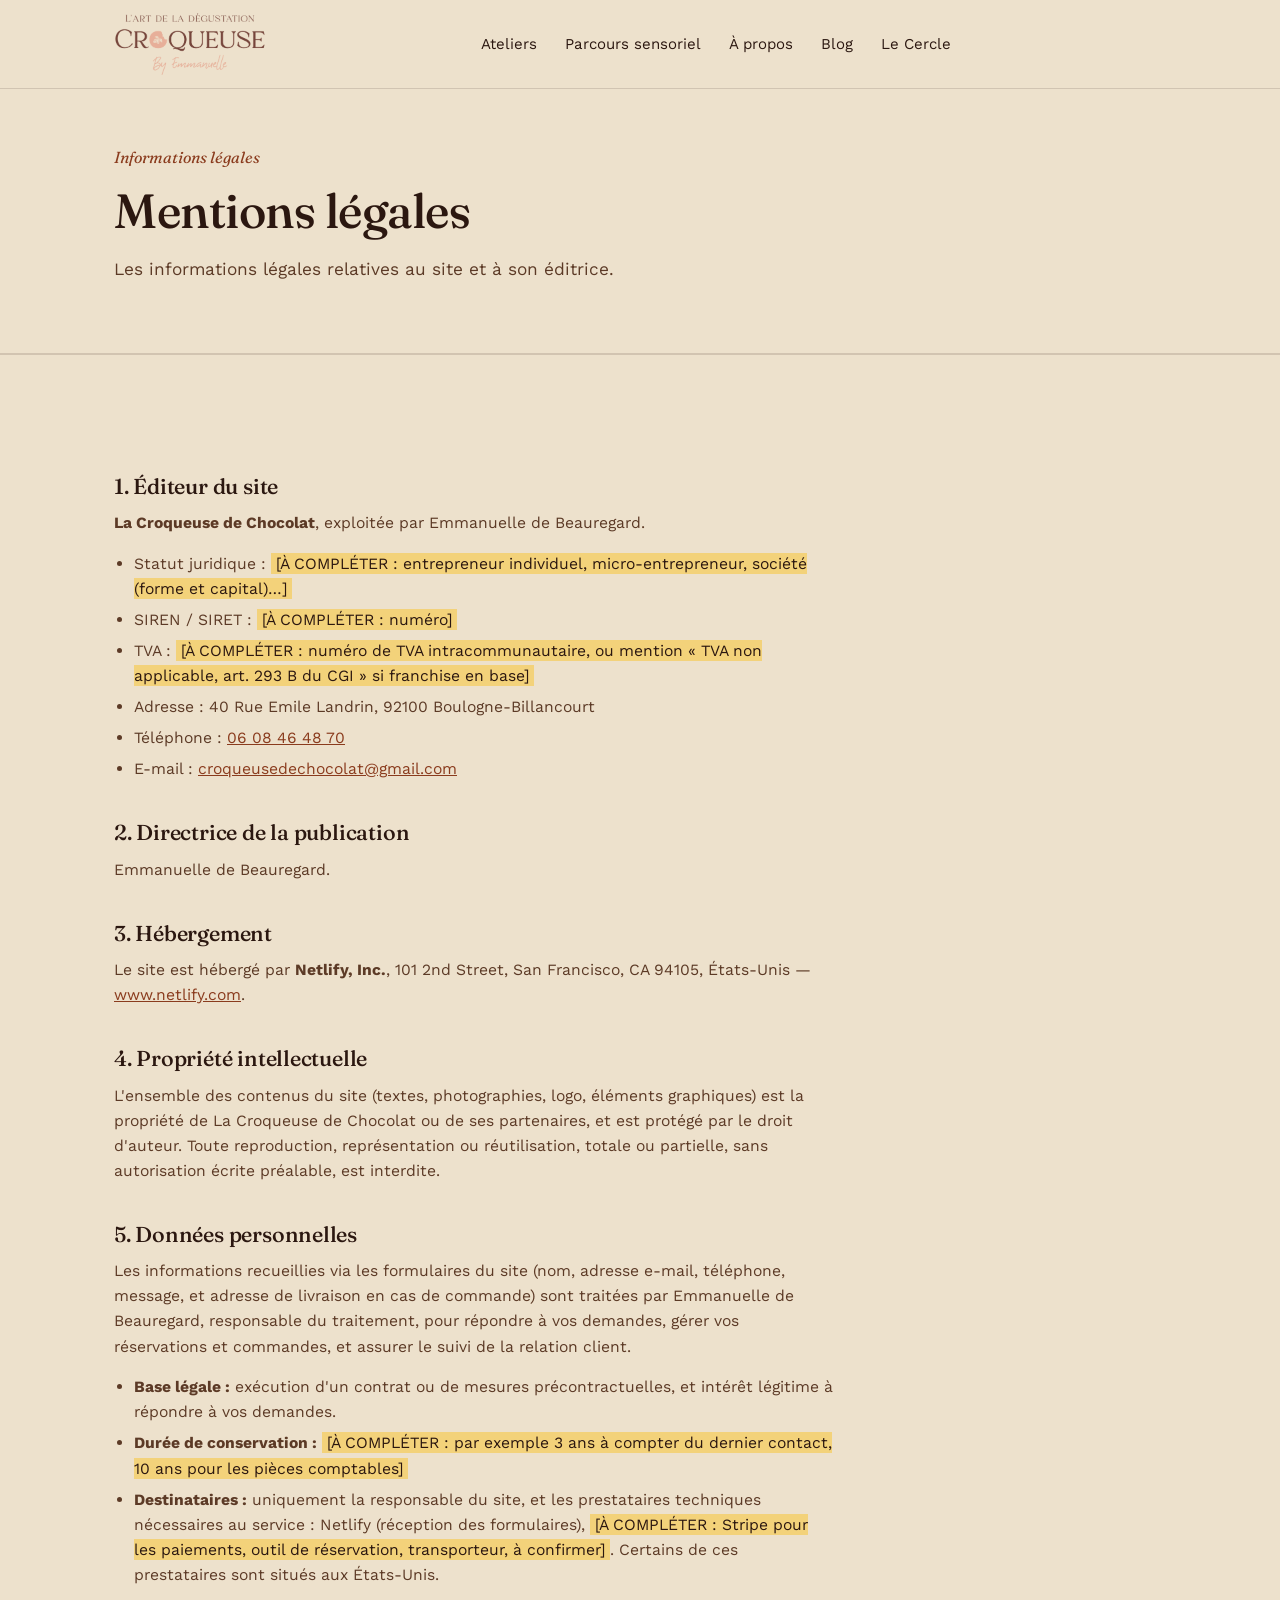
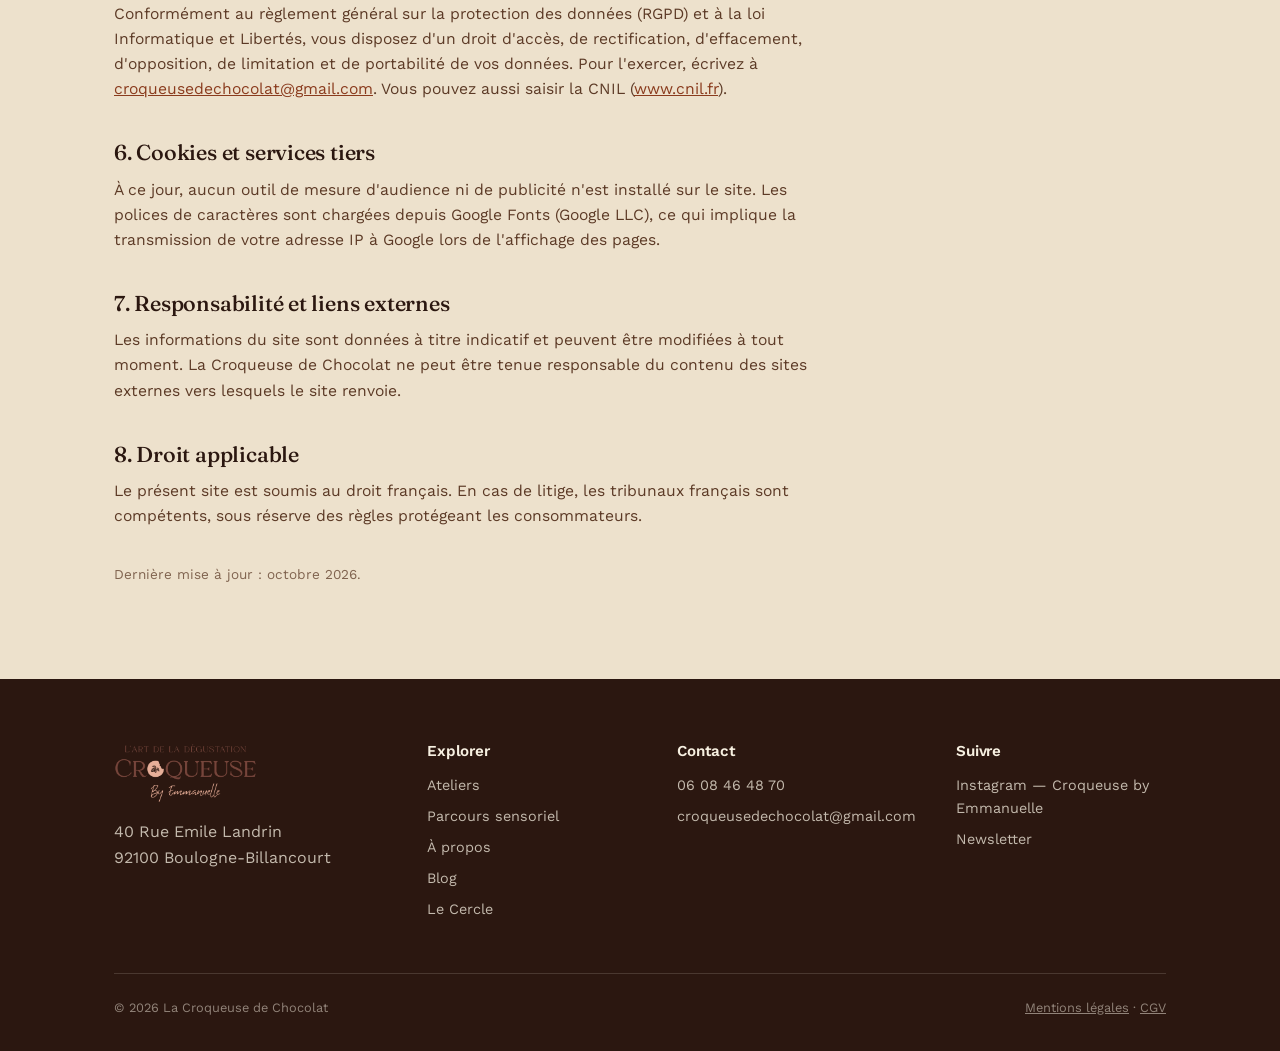
<file: mentions-legales.html>
<!doctype html>
<html lang="fr">
<head>
<meta charset="UTF-8">
<meta name="viewport" content="width=device-width, initial-scale=1.0">
<title>Mentions légales — La Croqueuse de Chocolat</title>
<meta name="description" content="Mentions légales du site La Croqueuse de Chocolat.">
<link rel="stylesheet" href="style.css?v=8">
</head>
<body>

<header class="site-header">
  <div class="wrap">
    <a href="index.html" class="logo"><img src="logo.png" alt="La Croqueuse de Chocolat — By Emmanuelle"></a>
    <nav class="nav" id="nav">
      <div class="nav-head"><a href="index.html" class="logo"><img src="logo.png" alt="La Croqueuse de Chocolat"></a><button class="nav-close" id="navClose" type="button" aria-label="Fermer le menu">✕</button></div>
      <a href="ateliers.html">Ateliers</a>
      <a href="parcours-sensoriel.html">Parcours sensoriel</a>
      <a href="a-propos.html">À propos</a>
      <a href="blog.html">Blog</a>
      <a href="le-cercle.html">Le Cercle</a>
    </nav>
    <div class="nav-actions">
      <button class="menu-toggle" id="menuToggle" aria-label="Ouvrir le menu" aria-expanded="false">Menu</button>
    </div>
  </div>
</header>

<section class="page-hero">
  <div class="wrap">
    <p class="section-tag">Informations légales</p>
    <h1 style="max-width:none">Mentions légales</h1>
    <p class="lede">Les informations légales relatives au site et à son éditrice.</p>
  </div>
</section>

<section>
  <div class="wrap">
    <div class="legal">

      <h2>1. Éditeur du site</h2>
      <p><strong>La Croqueuse de Chocolat</strong>, exploitée par Emmanuelle de Beauregard.</p>
      <ul>
        <li>Statut juridique : <mark class="todo">[À COMPLÉTER : entrepreneur individuel, micro-entrepreneur, société (forme et capital)…]</mark></li>
        <li>SIREN / SIRET : <mark class="todo">[À COMPLÉTER : numéro]</mark></li>
        <li>TVA : <mark class="todo">[À COMPLÉTER : numéro de TVA intracommunautaire, ou mention « TVA non applicable, art. 293 B du CGI » si franchise en base]</mark></li>
        <li>Adresse : 40 Rue Emile Landrin, 92100 Boulogne-Billancourt</li>
        <li>Téléphone : <a href="tel:0608464870">06 08 46 48 70</a></li>
        <li>E-mail : <a href="mailto:croqueusedechocolat@gmail.com">croqueusedechocolat@gmail.com</a></li>
      </ul>

      <h2>2. Directrice de la publication</h2>
      <p>Emmanuelle de Beauregard.</p>

      <h2>3. Hébergement</h2>
      <p>Le site est hébergé par <strong>Netlify, Inc.</strong>, 101 2nd Street, San Francisco, CA 94105, États-Unis — <a href="https://www.netlify.com" rel="noopener">www.netlify.com</a>.</p>

      <h2>4. Propriété intellectuelle</h2>
      <p>L'ensemble des contenus du site (textes, photographies, logo, éléments graphiques) est la propriété de La Croqueuse de Chocolat ou de ses partenaires, et est protégé par le droit d'auteur. Toute reproduction, représentation ou réutilisation, totale ou partielle, sans autorisation écrite préalable, est interdite.</p>

      <h2>5. Données personnelles</h2>
      <p>Les informations recueillies via les formulaires du site (nom, adresse e-mail, téléphone, message, et adresse de livraison en cas de commande) sont traitées par Emmanuelle de Beauregard, responsable du traitement, pour répondre à vos demandes, gérer vos réservations et commandes, et assurer le suivi de la relation client.</p>
      <ul>
        <li><strong>Base légale :</strong> exécution d'un contrat ou de mesures précontractuelles, et intérêt légitime à répondre à vos demandes.</li>
        <li><strong>Durée de conservation :</strong> <mark class="todo">[À COMPLÉTER : par exemple 3 ans à compter du dernier contact, 10 ans pour les pièces comptables]</mark></li>
        <li><strong>Destinataires :</strong> uniquement la responsable du site, et les prestataires techniques nécessaires au service : Netlify (réception des formulaires), <mark class="todo">[À COMPLÉTER : Stripe pour les paiements, outil de réservation, transporteur, à confirmer]</mark>. Certains de ces prestataires sont situés aux États-Unis.</li>
      </ul>
      <p>Conformément au règlement général sur la protection des données (RGPD) et à la loi Informatique et Libertés, vous disposez d'un droit d'accès, de rectification, d'effacement, d'opposition, de limitation et de portabilité de vos données. Pour l'exercer, écrivez à <a href="mailto:croqueusedechocolat@gmail.com">croqueusedechocolat@gmail.com</a>. Vous pouvez aussi saisir la CNIL (<a href="https://www.cnil.fr" rel="noopener">www.cnil.fr</a>).</p>

      <h2>6. Cookies et services tiers</h2>
      <p>À ce jour, aucun outil de mesure d'audience ni de publicité n'est installé sur le site. Les polices de caractères sont chargées depuis Google Fonts (Google LLC), ce qui implique la transmission de votre adresse IP à Google lors de l'affichage des pages.</p>

      <h2>7. Responsabilité et liens externes</h2>
      <p>Les informations du site sont données à titre indicatif et peuvent être modifiées à tout moment. La Croqueuse de Chocolat ne peut être tenue responsable du contenu des sites externes vers lesquels le site renvoie.</p>

      <h2>8. Droit applicable</h2>
      <p>Le présent site est soumis au droit français. En cas de litige, les tribunaux français sont compétents, sous réserve des règles protégeant les consommateurs.</p>

      <p class="maj">Dernière mise à jour : octobre 2026.</p>
    </div>
  </div>
</section>

<footer class="site-footer">
  <div class="wrap">
    <div class="footer-grid">
      <div>
        <a href="index.html" class="logo"><img src="logo.png" alt="La Croqueuse de Chocolat"></a>
        <p style="margin-top:16px;max-width:32ch">40 Rue Emile Landrin<br>92100 Boulogne-Billancourt</p>
      </div>
      <div>
        <h4>Explorer</h4>
        <ul>
          <li><a href="ateliers.html">Ateliers</a></li>
          <li><a href="parcours-sensoriel.html">Parcours sensoriel</a></li>
          <li><a href="a-propos.html">À propos</a></li>
          <li><a href="blog.html">Blog</a></li>
          <li><a href="le-cercle.html">Le Cercle</a></li>
        </ul>
      </div>
      <div>
        <h4>Contact</h4>
        <ul>
          <li><a href="tel:0608464870">06 08 46 48 70</a></li>
          <li><a href="mailto:croqueusedechocolat@gmail.com">croqueusedechocolat@gmail.com</a></li>
        </ul>
      </div>
      <div>
        <h4>Suivre</h4>
        <ul>
          <li><a href="#">Instagram — Croqueuse by Emmanuelle</a></li>
          <li><a href="#">Newsletter</a></li>
        </ul>
      </div>
    </div>
    <div class="footer-bottom">
      <span>© <span id="year"></span> La Croqueuse de Chocolat</span>
      <span><a href="mentions-legales.html">Mentions légales</a> · <a href="cgv.html">CGV</a></span>
    </div>
  </div>
</footer>

<script src="main.js?v=8"></script>
</body>
</html>
</file>
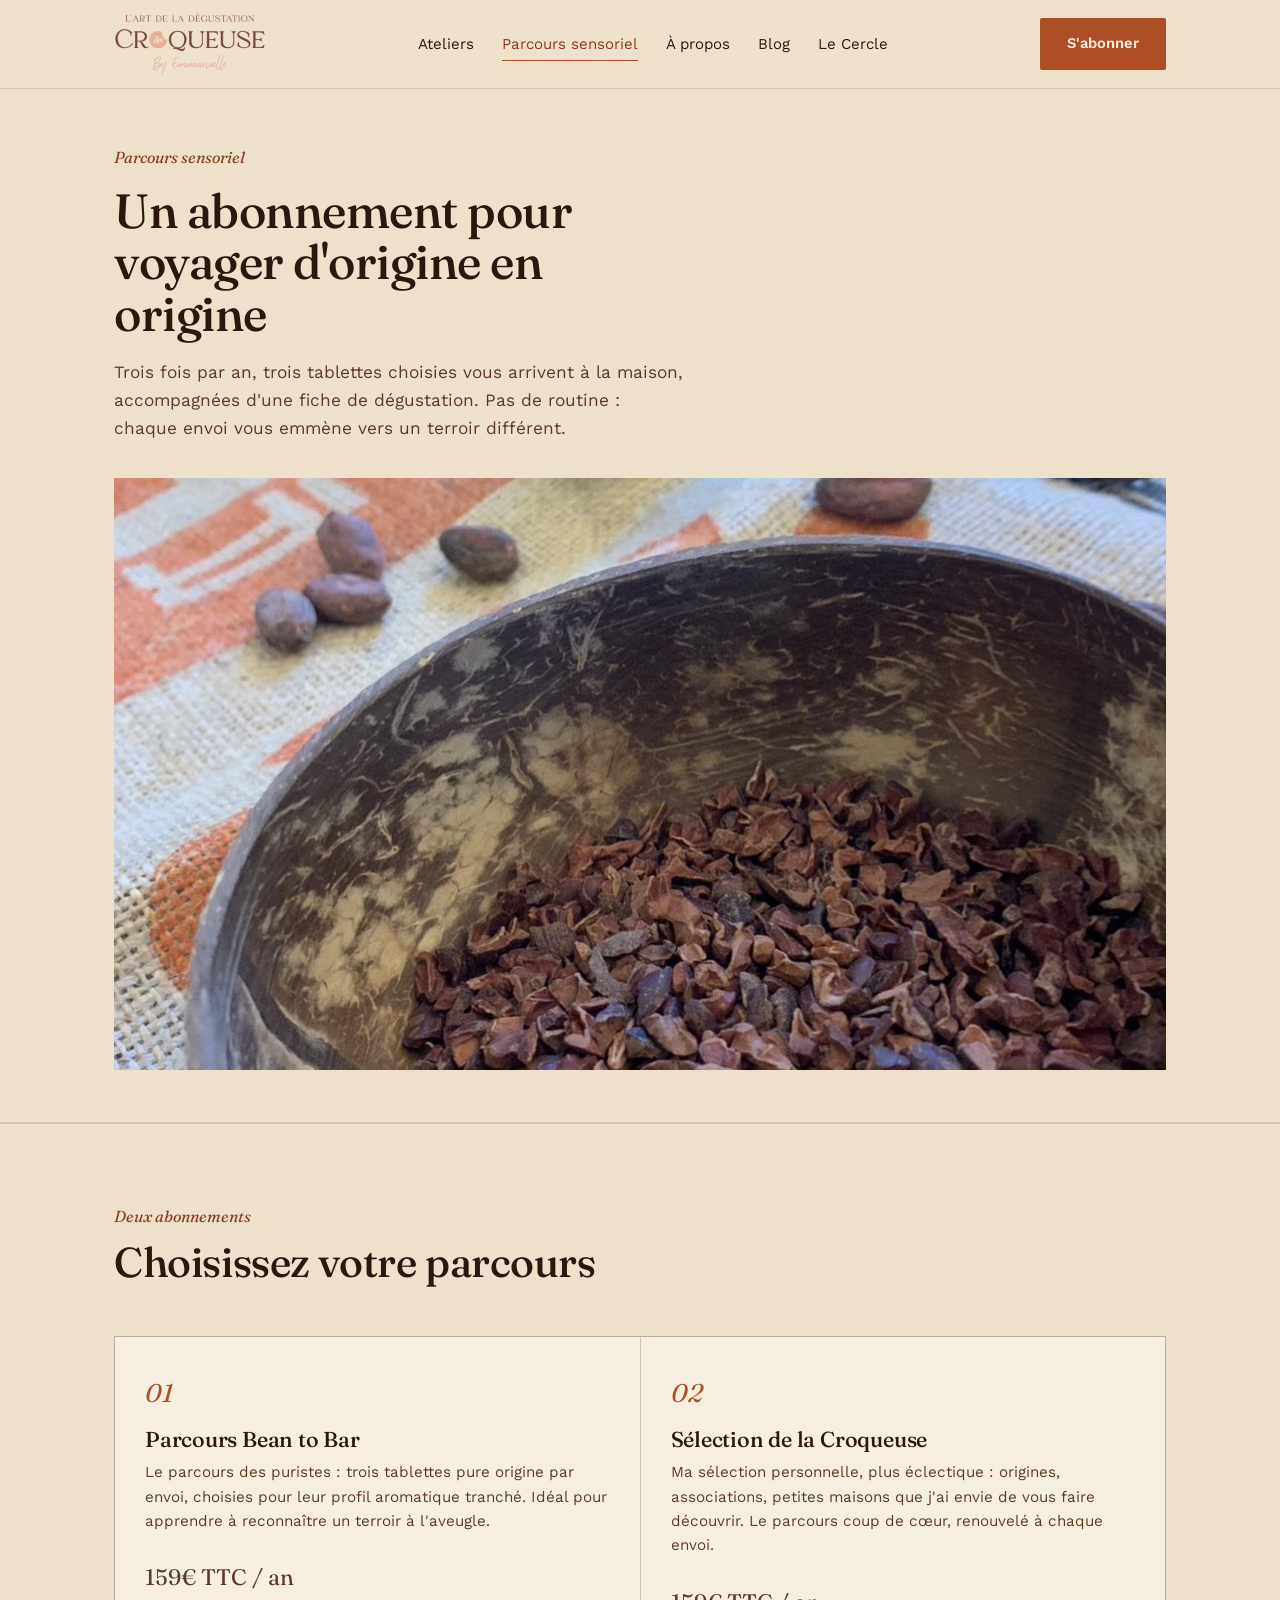
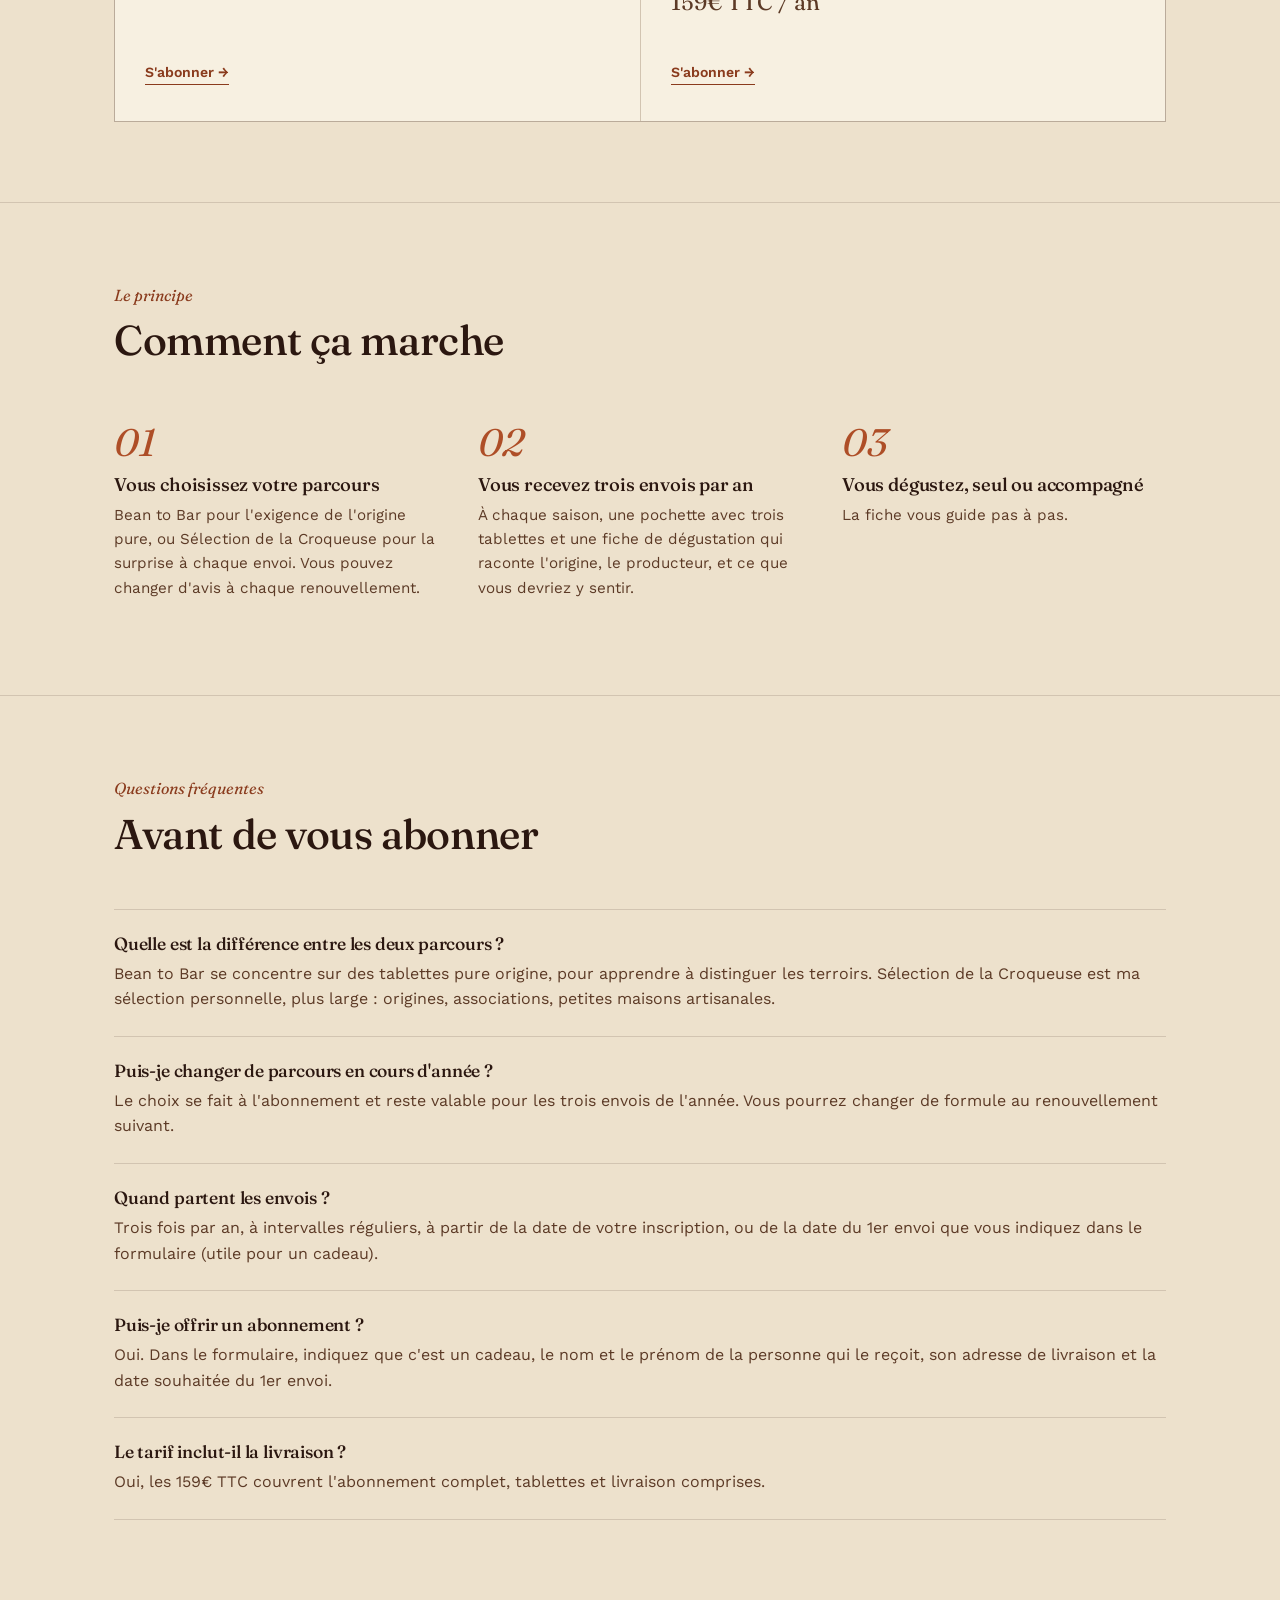
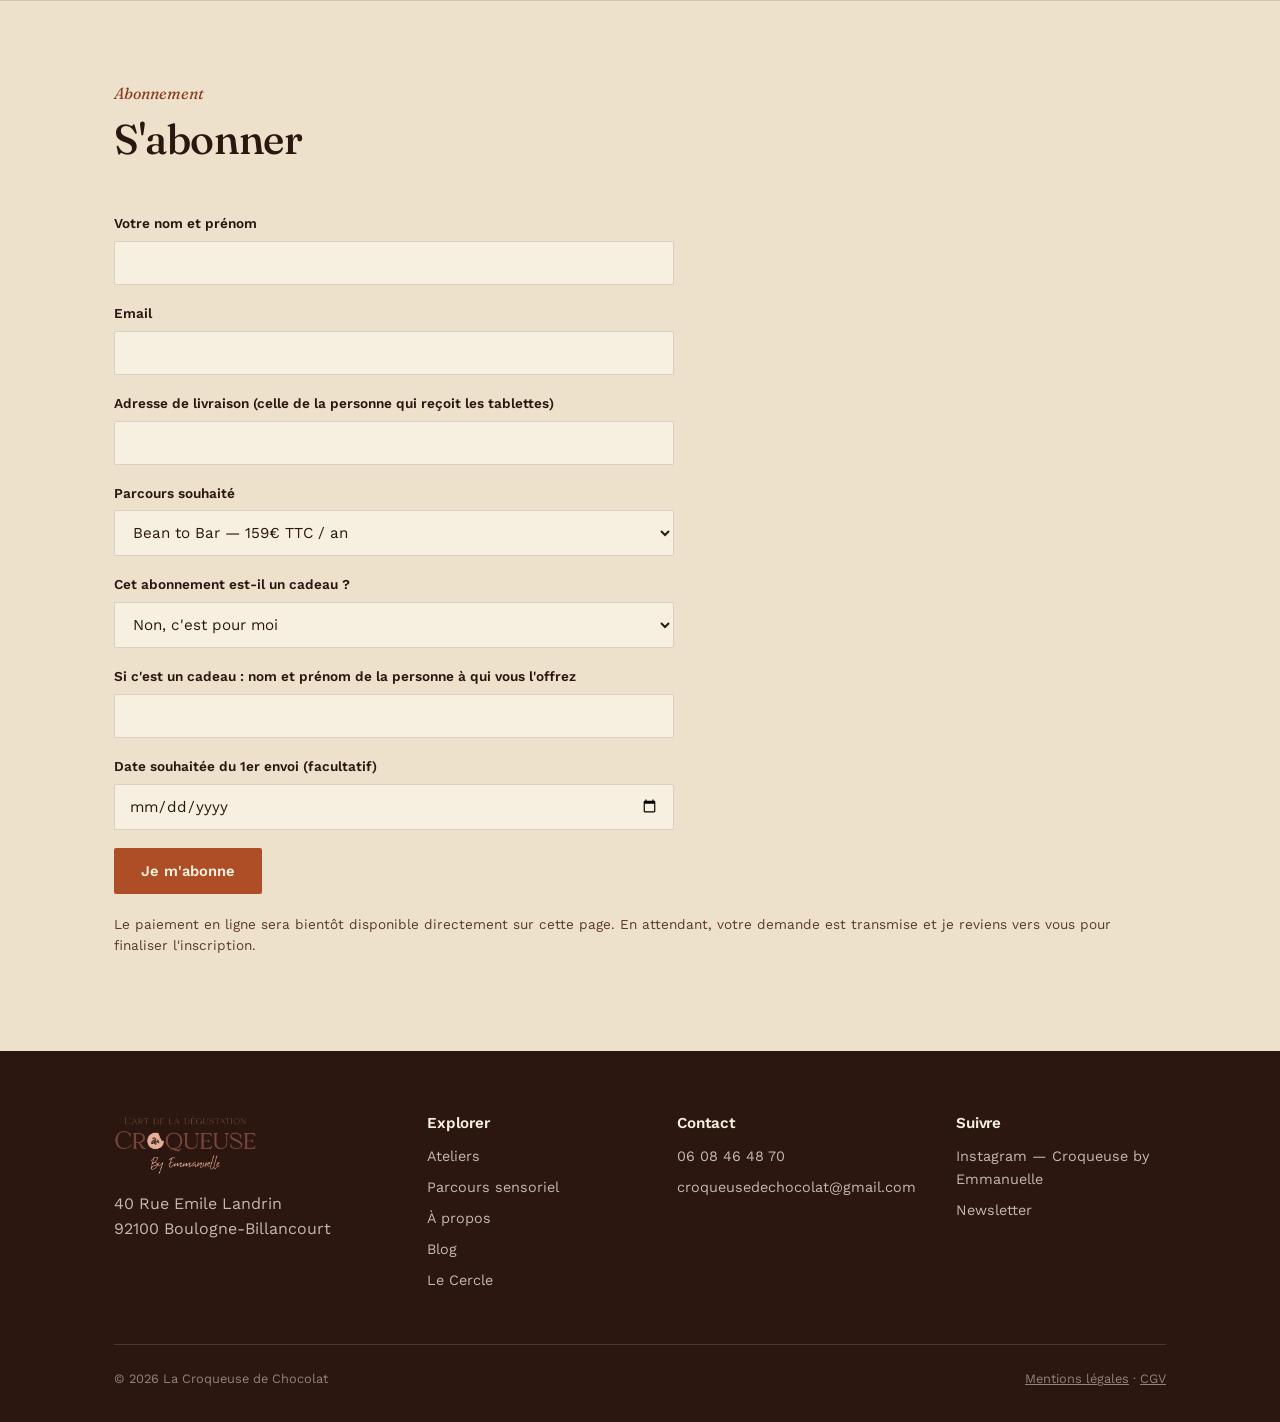
<file: parcours-sensoriel.html>
<!doctype html>
<html lang="fr">
<head>
<meta charset="UTF-8">
<meta name="viewport" content="width=device-width, initial-scale=1.0">
<title>Parcours sensoriel — Abonnement chocolat Bean to Bar | La Croqueuse de Chocolat</title>
<meta name="description" content="Deux abonnements annuels pour voyager d'origine en origine : Bean to Bar et Sélection de la Croqueuse, 159€ TTC, trois envois de trois tablettes par an.">
<link rel="stylesheet" href="style.css?v=8">
</head>
<body>

<header class="site-header">
  <div class="wrap">
    <a href="index.html" class="logo"><img src="logo.png" alt="La Croqueuse de Chocolat — By Emmanuelle"></a>
    <nav class="nav" id="nav">
      <div class="nav-head"><a href="index.html" class="logo"><img src="logo.png" alt="La Croqueuse de Chocolat"></a><button class="nav-close" id="navClose" type="button" aria-label="Fermer le menu">✕</button></div>
      <a href="ateliers.html">Ateliers</a>
      <a href="parcours-sensoriel.html" class="active">Parcours sensoriel</a>
      <a href="a-propos.html">À propos</a>
      <a href="blog.html">Blog</a>
      <a href="le-cercle.html">Le Cercle</a>
    </nav>
    <div class="nav-actions">
      <a href="#sabonner" class="btn btn-primary">S'abonner</a>
      <button class="menu-toggle" id="menuToggle" aria-label="Ouvrir le menu" aria-expanded="false">Menu</button>
    </div>
  </div>
</header>

<section class="page-hero">
  <div class="wrap">
    <p class="section-tag">Parcours sensoriel</p>
    <h1>Un abonnement pour voyager d'origine en origine</h1>
    <p class="lede">Trois fois par an, trois tablettes choisies vous arrivent à la maison, accompagnées d'une fiche de dégustation. Pas de routine : chaque envoi vous emmène vers un terroir différent.</p>
    <div class="parcours-photo photo-slot">
      <img src="parcours-sensoriel.jpg" alt="Le Parcours sensoriel — tablettes Bean to Bar" onerror="this.style.display='none'; this.nextElementSibling.style.display='flex';">
      <div class="photo-fallback">Photo à venir<small>parcours-sensoriel.jpg</small></div>
    </div>
  </div>
</section>

<section id="abonnements">
  <div class="wrap">
    <div class="section-head">
      <p class="section-tag">Deux abonnements</p>
      <h2>Choisissez votre parcours</h2>
    </div>
    <div class="offers offers-2">
      <div class="offer-card">
        <span class="num">01</span>
        <h3>Parcours Bean to Bar</h3>
        <p>Le parcours des puristes : trois tablettes pure origine par envoi, choisies pour leur profil aromatique tranché. Idéal pour apprendre à reconnaître un terroir à l'aveugle.</p>
        <p class="price">159€ TTC / an</p>
        <a href="#sabonner">S'abonner →</a>
      </div>
      <div class="offer-card">
        <span class="num">02</span>
        <h3>Sélection de la Croqueuse</h3>
        <p>Ma sélection personnelle, plus éclectique : origines, associations, petites maisons que j'ai envie de vous faire découvrir. Le parcours coup de cœur, renouvelé à chaque envoi.</p>
        <p class="price">159€ TTC / an</p>
        <a href="#sabonner">S'abonner →</a>
      </div>
    </div>
  </div>
</section>

<section id="comment">
  <div class="wrap">
    <div class="section-head">
      <p class="section-tag">Le principe</p>
      <h2>Comment ça marche</h2>
    </div>
    <div class="steps">
      <div class="step">
        <span class="step-num">01</span>
        <h3>Vous choisissez votre parcours</h3>
        <p>Bean to Bar pour l'exigence de l'origine pure, ou Sélection de la Croqueuse pour la surprise à chaque envoi. Vous pouvez changer d'avis à chaque renouvellement.</p>
      </div>
      <div class="step">
        <span class="step-num">02</span>
        <h3>Vous recevez trois envois par an</h3>
        <p>À chaque saison, une pochette avec trois tablettes et une fiche de dégustation qui raconte l'origine, le producteur, et ce que vous devriez y sentir.</p>
      </div>
      <div class="step">
        <span class="step-num">03</span>
        <h3>Vous dégustez, seul ou accompagné</h3>
        <p>La fiche vous guide pas à pas.</p>
      </div>
    </div>
  </div>
</section>

<section id="faq">
  <div class="wrap">
    <div class="section-head">
      <p class="section-tag">Questions fréquentes</p>
      <h2>Avant de vous abonner</h2>
    </div>
    <div class="faq-item">
      <h3>Quelle est la différence entre les deux parcours ?</h3>
      <p>Bean to Bar se concentre sur des tablettes pure origine, pour apprendre à distinguer les terroirs. Sélection de la Croqueuse est ma sélection personnelle, plus large : origines, associations, petites maisons artisanales.</p>
    </div>
    <div class="faq-item">
      <h3>Puis-je changer de parcours en cours d'année ?</h3>
      <p>Le choix se fait à l'abonnement et reste valable pour les trois envois de l'année. Vous pourrez changer de formule au renouvellement suivant.</p>
    </div>
    <div class="faq-item">
      <h3>Quand partent les envois ?</h3>
      <p>Trois fois par an, à intervalles réguliers, à partir de la date de votre inscription, ou de la date du 1er envoi que vous indiquez dans le formulaire (utile pour un cadeau).</p>
    </div>
    <div class="faq-item">
      <h3>Puis-je offrir un abonnement ?</h3>
      <p>Oui. Dans le formulaire, indiquez que c'est un cadeau, le nom et le prénom de la personne qui le reçoit, son adresse de livraison et la date souhaitée du 1er envoi.</p>
    </div>
    <div class="faq-item">
      <h3>Le tarif inclut-il la livraison ?</h3>
      <p>Oui, les 159€ TTC couvrent l'abonnement complet, tablettes et livraison comprises.</p>
    </div>
  </div>
</section>

<section id="sabonner">
  <div class="wrap">
    <div class="section-head">
      <p class="section-tag">Abonnement</p>
      <h2>S'abonner</h2>
    </div>
    <form class="contact-form" name="abonnement-parcours" method="POST" data-netlify="true" netlify-honeypot="bot-field">
      <input type="hidden" name="form-name" value="abonnement-parcours">
      <p style="display:none"><label>Ne pas remplir : <input name="bot-field"></label></p>
      <div>
        <label for="nom">Votre nom et prénom</label>
        <input type="text" id="nom" name="nom" required>
      </div>
      <div>
        <label for="email">Email</label>
        <input type="email" id="email" name="email" required>
      </div>
      <div>
        <label for="adresse">Adresse de livraison (celle de la personne qui reçoit les tablettes)</label>
        <input type="text" id="adresse" name="adresse">
      </div>
      <div>
        <label for="parcours">Parcours souhaité</label>
        <select id="parcours" name="parcours">
          <option>Bean to Bar — 159€ TTC / an</option>
          <option>Sélection de la Croqueuse — 159€ TTC / an</option>
        </select>
      </div>
      <div>
        <label for="cadeau">Cet abonnement est-il un cadeau ?</label>
        <select id="cadeau" name="cadeau">
          <option>Non, c'est pour moi</option>
          <option>Oui, je l'offre</option>
        </select>
      </div>
      <div>
        <label for="beneficiaire">Si c'est un cadeau : nom et prénom de la personne à qui vous l'offrez</label>
        <input type="text" id="beneficiaire" name="beneficiaire">
      </div>
      <div>
        <label for="premier-envoi">Date souhaitée du 1er envoi (facultatif)</label>
        <input type="date" id="premier-envoi" name="premier-envoi">
      </div>
      <button type="submit" class="btn btn-primary" style="justify-self:start">Je m'abonne</button>
    </form>
    <p style="margin-top:20px;font-size:.85rem;color:var(--brun-cacao)">Le paiement en ligne sera bientôt disponible directement sur cette page. En attendant, votre demande est transmise et je reviens vers vous pour finaliser l'inscription.</p>
  </div>
</section>

<footer class="site-footer">
  <div class="wrap">
    <div class="footer-grid">
      <div>
        <a href="index.html" class="logo"><img src="logo.png" alt="La Croqueuse de Chocolat"></a>
        <p style="margin-top:16px;max-width:32ch">40 Rue Emile Landrin<br>92100 Boulogne-Billancourt</p>
      </div>
      <div>
        <h4>Explorer</h4>
        <ul>
          <li><a href="ateliers.html">Ateliers</a></li>
          <li><a href="parcours-sensoriel.html">Parcours sensoriel</a></li>
          <li><a href="a-propos.html">À propos</a></li>
          <li><a href="blog.html">Blog</a></li>
          <li><a href="le-cercle.html">Le Cercle</a></li>
        </ul>
      </div>
      <div>
        <h4>Contact</h4>
        <ul>
          <li><a href="tel:0608464870">06 08 46 48 70</a></li>
          <li><a href="mailto:croqueusedechocolat@gmail.com">croqueusedechocolat@gmail.com</a></li>
        </ul>
      </div>
      <div>
        <h4>Suivre</h4>
        <ul>
          <li><a href="#">Instagram — Croqueuse by Emmanuelle</a></li>
          <li><a href="#">Newsletter</a></li>
        </ul>
      </div>
    </div>
    <div class="footer-bottom">
      <span>© <span id="year"></span> La Croqueuse de Chocolat</span>
      <span><a href="mentions-legales.html">Mentions légales</a> · <a href="cgv.html">CGV</a></span>
    </div>
  </div>
</footer>

<script src="main.js?v=8"></script>
</body>
</html>
</file>
<file: style.css>
/* ==========================================================================
   LA CROQUEUSE DE CHOCOLAT — Design system
   Palette: chocolat, terracotta brûlée, crème, once d'or
   Type: Fraunces (display, sensoriel) / Work Sans (texte, clair)
   ========================================================================== */

@import url('https://fonts.googleapis.com/css2?family=Fraunces:ital,opsz,wght@0,9..144,300..700;1,9..144,400..600&family=Work+Sans:wght@400;500;600&display=swap');

:root{
  --noir-cacao:   #2B1710;
  --brun-cacao:   #5C3A26;
  --terracotta:   #AE4E27;
  --terracotta-d: #8A3B1D;
  --creme:        #EDE1CC;
  --creme-clair:  #F7F0E1;
  --or:           #A07A3E;
  --ligne:        rgba(43,23,16,.14);

  --serif:  'Fraunces', Georgia, serif;
  --sans:   'Work Sans', -apple-system, sans-serif;

  --max: 1180px;
  --pad: clamp(20px, 5vw, 64px);
}

*,*::before,*::after{box-sizing:border-box}
html{scroll-behavior:smooth;overflow-x:hidden;max-width:100vw}
body{
  margin:0;
  background:var(--creme);
  color:var(--noir-cacao);
  font-family:var(--sans);
  font-size:16px;
  line-height:1.6;
  -webkit-font-smoothing:antialiased;
  overflow-x:hidden;
  max-width:100vw;
}
img{max-width:100%;display:block}
a{color:inherit}
h1,h2,h3,h4{
  font-family:var(--serif);
  font-weight:500;
  line-height:1.08;
  margin:0 0 .4em;
  letter-spacing:-.01em;
}
p{margin:0 0 1em}
.wrap{max-width:var(--max);margin:0 auto;padding-left:var(--pad);padding-right:var(--pad)}

:focus-visible{outline:2px solid var(--terracotta);outline-offset:3px}
@media (prefers-reduced-motion: reduce){*{animation:none!important;transition:none!important}}

/* ---------- header ---------- */
.site-header{
  position:sticky;top:0;z-index:50;
  background:rgba(237,225,204,.92);
  backdrop-filter:blur(6px);
  border-bottom:1px solid var(--ligne);
}
.site-header .wrap{
  display:flex;align-items:center;justify-content:space-between;
  padding-top:12px;padding-bottom:12px;
}
.logo{text-decoration:none;display:flex;align-items:center}
.logo img{height:64px;width:auto;display:block}
.nav{display:flex;gap:28px;list-style:none;margin:0;padding:0;align-items:center}
.nav a{text-decoration:none;font-size:.94rem;position:relative;padding:2px 0}
.nav a::after{content:"";position:absolute;left:0;right:0;bottom:-3px;height:1px;background:var(--terracotta);transform:scaleX(0);transform-origin:left;transition:transform .25s ease}
.nav a:hover::after,.nav a.active::after{transform:scaleX(1)}
.nav a.active{color:var(--terracotta-d)}
.nav-actions{display:flex;gap:14px;align-items:center}
.menu-toggle{display:none;background:none;border:0;font-family:var(--serif);font-size:1rem;cursor:pointer;color:var(--noir-cacao)}
.nav a.nav-cta{display:none}

.nav-head{display:none}

@media (max-width:860px){
  .site-header{backdrop-filter:none;-webkit-backdrop-filter:none;background:var(--creme)}
  .site-header .wrap{padding-top:10px;padding-bottom:10px}
  .logo img{height:50px}
  .nav-actions .btn-primary{display:none}
  /* Menu plein écran : tout tient dans l'écran, sans scroll */
  .nav{
    position:fixed;top:0;left:0;right:0;bottom:0;height:100vh;height:100dvh;
    background:var(--creme-clair);
    flex-direction:column;align-items:stretch;justify-content:flex-start;gap:0;
    padding:0 var(--pad);
    opacity:0;visibility:hidden;pointer-events:none;transform:translateY(-8px);
    transition:opacity .2s ease, transform .2s ease, visibility .2s;
    overflow:hidden;z-index:100;
  }
  .nav.open{opacity:1;visibility:visible;pointer-events:auto;transform:translateY(0)}
  .nav-head{display:flex;align-items:center;justify-content:space-between;padding:10px 0;margin-bottom:12px}
  .nav-close{background:none;border:0;font-size:1.5rem;line-height:1;color:var(--noir-cacao);cursor:pointer;padding:8px}
  .nav > a:not(.logo){
    font-family:var(--serif);font-size:1.6rem;padding:18px 0;border-bottom:1px solid var(--ligne);
    display:block;
  }
  .nav > a::after{display:none}
  .nav > a.active{color:var(--terracotta-d)}
  .menu-toggle{display:block;font-size:.95rem}
  body.menu-open{overflow:hidden}
}

@media (max-width:400px){
  .btn{padding:12px 20px;font-size:.86rem}
}

/* ---------- buttons ---------- */
.btn{
  display:inline-flex;align-items:center;gap:8px;
  font-family:var(--sans);font-size:.92rem;font-weight:600;
  padding:13px 26px;border-radius:2px;text-decoration:none;
  border:1px solid transparent;cursor:pointer;transition:background .2s ease, color .2s ease, border-color .2s ease;
}
.btn-primary{background:var(--terracotta);color:var(--creme-clair)}
.btn-primary:hover{background:var(--terracotta-d)}
.btn-ghost{border-color:var(--noir-cacao);color:var(--noir-cacao)}
.btn-ghost:hover{background:var(--noir-cacao);color:var(--creme-clair)}
.btn-dark{background:var(--noir-cacao);color:var(--creme-clair)}
.btn-dark:hover{background:var(--terracotta-d)}

/* ---------- hero ---------- */
.hero{padding:80px 0 88px;border-bottom:1px solid var(--ligne);position:relative;overflow:hidden}
.hero .wrap{display:grid;grid-template-columns:1.15fr .85fr;gap:56px;align-items:end}
.hero-eyebrow{font-size:.85rem;color:var(--terracotta-d);margin-bottom:18px;font-style:italic;font-family:var(--serif)}
.hero h1{font-size:clamp(2.4rem, 5vw, 4.1rem);max-width:12ch}
.hero-lede{font-size:1.15rem;color:var(--brun-cacao);max-width:44ch;margin-top:18px}
.hero-cta{display:flex;gap:16px;margin-top:34px;flex-wrap:wrap}
.hero-panel{background:var(--noir-cacao);color:var(--creme-clair);padding:34px;align-self:stretch;display:flex;flex-direction:column;justify-content:space-between}
.hero-panel .quote{font-family:var(--serif);font-style:italic;font-size:1.15rem;line-height:1.5}
.hero-panel .sign{margin-top:20px;font-size:.85rem;color:var(--creme);opacity:.75}
@media (max-width:860px){.hero .wrap{grid-template-columns:1fr;gap:32px}.hero-panel{order:-1}}

/* ---------- section rhythm ---------- */
section{padding:80px 0}
section + section{border-top:1px solid var(--ligne)}
.section-head{max-width:640px;margin-bottom:52px}
.section-tag{font-family:var(--serif);font-style:italic;color:var(--terracotta-d);font-size:1rem;margin-bottom:10px}
.section-head h2{font-size:clamp(1.8rem, 3.4vw, 2.6rem)}

/* ---------- bean to bar explainer (3 blocs) ---------- */
.b2b-intro{background:var(--creme-clair)}
.b2b-lede{font-size:1.08rem;color:var(--brun-cacao);max-width:64ch;margin-bottom:40px}
.b2b-grid{display:grid;grid-template-columns:repeat(3,1fr);gap:1px;background:var(--ligne);border:1px solid var(--ligne)}
.b2b-card{background:var(--creme-clair);padding:32px 28px}
.b2b-card .num{font-family:var(--serif);font-style:italic;color:var(--terracotta);font-size:1.6rem;margin-bottom:12px;display:block}
.b2b-card h3{font-size:1.15rem}
.b2b-card p{color:var(--brun-cacao);font-size:.94rem;margin:0}
.b2b-outro{max-width:64ch;color:var(--brun-cacao);margin-top:32px;font-style:italic;font-family:var(--serif);font-size:1.08rem}
@media (max-width:860px){.b2b-grid{grid-template-columns:1fr}}

/* ---------- offer grid ---------- */
.offers{display:grid;grid-template-columns:repeat(3,1fr);gap:1px;background:var(--ligne);border:1px solid var(--ligne)}
.offers-2{grid-template-columns:repeat(2,1fr)}
.offer-card{background:var(--creme-clair);padding:36px 30px;display:flex;flex-direction:column}
.offer-card .num{font-family:var(--serif);font-style:italic;color:var(--terracotta);font-size:1.6rem;margin-bottom:14px}
.offer-card h3{font-size:1.35rem}
.offer-card p{color:var(--brun-cacao);font-size:.95rem;flex:1}
.offer-card .price{font-family:var(--serif);font-size:1.4rem;margin-top:12px}
.offer-card a{margin-top:18px;font-size:.88rem;font-weight:600;color:var(--terracotta-d);text-decoration:none;border-bottom:1px solid currentColor;align-self:flex-start}
@media (max-width:860px){.offers,.offers-2{grid-template-columns:1fr}}

/* ---------- photo slots (img avec repli automatique) ---------- */
.photo-slot{position:relative;background:var(--brun-cacao);color:rgba(247,240,225,.55);overflow:hidden}
.photo-slot img{width:100%;height:100%;object-fit:cover;position:absolute;inset:0}
.photo-slot .photo-fallback{
  display:none;flex-direction:column;align-items:center;justify-content:center;text-align:center;
  width:100%;height:100%;padding:16px;font-family:var(--serif);font-style:italic;font-size:.92rem;
}
.photo-slot .photo-fallback small{display:block;font-family:var(--sans);font-style:normal;font-size:.7rem;letter-spacing:.03em;margin-top:8px;opacity:.75;word-break:break-all}

/* ---------- about strip ---------- */
.about-strip{background:var(--noir-cacao);color:var(--creme)}
.about-strip .wrap{display:grid;grid-template-columns:.9fr 1.1fr;gap:56px;align-items:center}
.about-strip h2{color:var(--creme-clair)}
.about-strip .credentials{list-style:none;margin:24px 0 0;padding:0;display:grid;gap:10px}
.about-strip .credentials li{padding-left:20px;position:relative;font-size:.94rem;color:rgba(247,240,225,.85)}
.about-strip .credentials li::before{content:"—";position:absolute;left:0;color:var(--terracotta)}
.about-portrait{aspect-ratio:4/5}
@media (max-width:860px){.about-strip .wrap{grid-template-columns:1fr}.about-portrait{order:-1;max-width:280px}}

/* ---------- blog / journal ---------- */
.journal-grid{display:grid;grid-template-columns:repeat(3,1fr);gap:40px}
.journal-card a{text-decoration:none;color:inherit;display:block}
.journal-thumb{aspect-ratio:5/4;border:1px solid var(--ligne);margin-bottom:18px}
.journal-card h3{font-size:1.15rem}
.journal-date{font-size:.8rem;color:var(--terracotta-d);letter-spacing:.02em}
@media (max-width:860px){.journal-grid{grid-template-columns:1fr;gap:32px}}

/* ---------- article page ---------- */
.article-header{aspect-ratio:16/7}
.article-body{max-width:72ch;margin:0 auto}
.article-body h2{font-size:1.5rem;margin-top:1.6em}
.article-body p{color:var(--brun-cacao);font-size:1.03rem}
.article-body ul{color:var(--brun-cacao);padding-left:1.2em}
.article-meta{display:flex;gap:16px;align-items:center;font-size:.85rem;color:var(--terracotta-d);margin-bottom:20px}
.article-lead{font-family:var(--serif);font-style:italic;font-size:1.2rem;color:var(--noir-cacao);max-width:72ch;margin:0 auto 40px}

/* ---------- footer ---------- */
.site-footer{background:var(--noir-cacao);color:rgba(247,240,225,.75);padding:64px 0 32px}
.footer-grid{display:grid;grid-template-columns:1.3fr 1fr 1fr 1fr;gap:40px}
.footer-grid .logo img{height:60px}
.footer-grid h4{color:var(--creme-clair);font-size:.95rem;font-family:var(--sans);font-weight:600;margin-bottom:14px}
.footer-grid ul{list-style:none;margin:0;padding:0;display:grid;gap:8px;font-size:.9rem}
.footer-grid a{text-decoration:none;color:inherit}
.footer-grid a:hover{color:var(--creme-clair)}
.footer-bottom{margin-top:52px;padding-top:24px;border-top:1px solid rgba(247,240,225,.15);display:flex;justify-content:space-between;flex-wrap:wrap;gap:12px;font-size:.8rem;color:rgba(247,240,225,.5)}
@media (max-width:860px){.footer-grid{grid-template-columns:1fr 1fr}}

/* ---------- generic page hero (sous-pages) ---------- */
.page-hero{padding:56px 0 52px;border-bottom:1px solid var(--ligne)}
.page-hero .section-tag{margin-bottom:14px}
.page-hero h1{font-size:clamp(2rem,4vw,3rem);max-width:16ch}
.page-hero .lede{max-width:52ch;color:var(--brun-cacao);font-size:1.08rem;margin-top:16px}

/* ---------- utility ---------- */
.grid-2{display:grid;grid-template-columns:1fr 1fr;gap:48px}
.grid-3{display:grid;grid-template-columns:repeat(3,1fr);gap:32px}
@media (max-width:860px){.grid-2,.grid-3{grid-template-columns:1fr}}
.tag-list{display:flex;gap:10px;flex-wrap:wrap;list-style:none;margin:0 0 20px;padding:0}
.tag-list li{font-size:.78rem;letter-spacing:.03em;border:1px solid var(--ligne);padding:5px 12px;border-radius:20px;color:var(--brun-cacao)}

/* ---------- steps (comment ça marche) ---------- */
.steps{display:grid;grid-template-columns:repeat(3,1fr);gap:40px;counter-reset:step}
.step{position:relative;padding-top:8px}
.step .step-num{font-family:var(--serif);font-style:italic;font-size:2.4rem;color:var(--terracotta);line-height:1;margin-bottom:14px;display:block}
.step h3{font-size:1.15rem}
.step p{color:var(--brun-cacao);font-size:.95rem}
@media (max-width:860px){.steps{grid-template-columns:1fr;gap:32px}}

/* ---------- atelier / tablette detail cards ---------- */
.detail-cards{display:grid;gap:1px;background:var(--ligne);border:1px solid var(--ligne)}
.detail-card{background:var(--creme-clair);padding:40px;display:grid;grid-template-columns:.85fr 1.15fr;gap:36px;align-items:start}
.detail-card .thumb{aspect-ratio:4/3}
.detail-card h3{font-size:1.5rem;margin-bottom:6px}
.detail-card .meta{display:flex;gap:16px;flex-wrap:wrap;font-size:.82rem;color:var(--terracotta-d);margin-bottom:14px;letter-spacing:.02em}
.detail-card p{color:var(--brun-cacao)}
.detail-card .price-tag{font-family:var(--serif);font-size:1.3rem;color:var(--noir-cacao);margin-top:14px}
.detail-card .note{font-size:.85rem;color:var(--terracotta-d);margin-top:10px}
@media (max-width:760px){.detail-card{grid-template-columns:1fr}}

/* ---------- tablette fiches (boutique) ---------- */
.tablette-grid{display:grid;grid-template-columns:repeat(3,1fr);gap:1px;background:var(--ligne);border:1px solid var(--ligne)}
.tablette-card{background:var(--creme-clair);display:flex;flex-direction:column}
.tablette-visual{aspect-ratio:1/1}
.tablette-body{padding:28px 26px;display:flex;flex-direction:column;flex:1}
.tablette-body .origine{font-size:.78rem;letter-spacing:.06em;color:var(--terracotta-d);text-transform:uppercase;margin-bottom:6px}
.tablette-body h3{font-size:1.3rem}
.tablette-body .cacao{font-family:var(--serif);font-style:italic;color:var(--brun-cacao);margin-bottom:12px}
.tablette-body .notes{font-size:.88rem;color:var(--brun-cacao);flex:1}
.tablette-body .producteur{font-size:.85rem;border-top:1px solid var(--ligne);padding-top:14px;margin-top:16px;color:var(--brun-cacao)}
.tablette-body .price-row{display:flex;justify-content:space-between;align-items:center;margin-top:18px}
.tablette-body .price-row .price{font-family:var(--serif);font-size:1.25rem}
@media (max-width:860px){.tablette-grid{grid-template-columns:1fr}}

/* ---------- testimonials ---------- */
.testimonials{display:grid;grid-template-columns:repeat(3,1fr);gap:32px}
.testimonial{background:var(--creme-clair);border:1px solid var(--ligne);padding:28px}
.testimonial p{font-family:var(--serif);font-style:italic;color:var(--noir-cacao);font-size:1.02rem}
.testimonial .who{font-size:.82rem;color:var(--terracotta-d);margin-top:12px}
@media (max-width:860px){.testimonials{grid-template-columns:1fr}}

/* ---------- faq ---------- */
.faq-item{border-top:1px solid var(--ligne);padding:24px 0}
.faq-item:last-child{border-bottom:1px solid var(--ligne)}
.faq-item h3{font-size:1.1rem;margin-bottom:8px}
.faq-item p{color:var(--brun-cacao);margin:0}

/* ---------- timeline (à propos) ---------- */
.timeline{display:grid;gap:0;border-left:1px solid var(--ligne);margin-left:6px}
.timeline-item{position:relative;padding:0 0 40px 32px}
.timeline-item::before{content:"";position:absolute;left:-6px;top:4px;width:11px;height:11px;border-radius:50%;background:var(--terracotta)}
.timeline-item .year{font-family:var(--serif);font-style:italic;color:var(--terracotta-d);font-size:1rem;margin-bottom:4px}
.timeline-item h3{font-size:1.1rem}
.timeline-item p{color:var(--brun-cacao);font-size:.95rem}
.timeline-item:last-child{padding-bottom:0}

/* ---------- forms ---------- */
.contact-form{display:grid;gap:18px;max-width:560px}
.contact-form label{display:block;font-size:.85rem;font-weight:600;margin-bottom:6px;color:var(--noir-cacao)}
.contact-form input,.contact-form select,.contact-form textarea{
  width:100%;padding:12px 14px;border:1px solid var(--ligne);background:var(--creme-clair);
  font-family:var(--sans);font-size:.95rem;color:var(--noir-cacao);border-radius:2px;
}
.contact-form textarea{resize:vertical;min-height:110px}
.contact-form input:focus,.contact-form select:focus,.contact-form textarea:focus{outline:2px solid var(--terracotta);outline-offset:1px}

/* ---------- booking widget mockup ---------- */
.booking-wrap{display:grid;grid-template-columns:.55fr 1fr;gap:32px;align-items:start}
.booking-summary{background:var(--noir-cacao);color:var(--creme);padding:32px}
.booking-summary .eyebrow{font-size:.75rem;letter-spacing:.08em;text-transform:uppercase;color:#D89A66;margin-bottom:18px}
.booking-summary h3{color:var(--creme-clair);font-size:1.3rem}
.booking-summary .duree{font-size:.9rem;color:rgba(247,240,225,.7);margin-bottom:16px}
.booking-summary p{color:rgba(247,240,225,.85);font-size:.94rem}
.booking-calendar{background:var(--creme-clair);border:1px solid var(--ligne);padding:32px}
.cal-nav{display:flex;align-items:center;justify-content:space-between;margin-bottom:24px}
.cal-nav .mois{font-family:var(--serif);font-style:italic;font-size:1.25rem}
.cal-nav button{background:none;border:1px solid var(--ligne);width:34px;height:34px;border-radius:50%;cursor:default;color:var(--noir-cacao);font-size:.95rem}
.cal-grid{display:grid;grid-template-columns:repeat(7,1fr);gap:6px;text-align:center;margin-bottom:28px}
.cal-grid .dow{font-size:.78rem;font-weight:600;color:var(--brun-cacao);padding-bottom:8px}
.cal-grid .day{padding:10px 0;font-size:.9rem;color:var(--ligne);border-radius:50%}
.cal-grid .day.active{color:var(--noir-cacao)}
.cal-grid .day.selected{background:var(--terracotta);color:var(--creme-clair);font-weight:600}
.slots-label{font-size:.85rem;color:var(--brun-cacao);margin-bottom:14px}
.slots{display:flex;flex-wrap:wrap;gap:10px}
.slot{border:1px solid var(--terracotta);color:var(--terracotta-d);padding:10px 18px;font-size:.88rem;font-weight:600;border-radius:2px;background:var(--creme-clair)}
.slot.taken{border-color:var(--ligne);color:var(--ligne);text-decoration:line-through}
.mockup-flag{display:inline-block;background:var(--terracotta);color:var(--creme-clair);font-size:.72rem;letter-spacing:.05em;text-transform:uppercase;padding:6px 14px;margin-bottom:18px}
@media (max-width:760px){.booking-wrap{grid-template-columns:1fr}}

/* ---------- payment mockup ---------- */
.pay-wrap{display:grid;grid-template-columns:.55fr 1fr;gap:32px;align-items:start}
.pay-recap{background:var(--noir-cacao);color:var(--creme);padding:32px}
.pay-recap .eyebrow{font-size:.75rem;letter-spacing:.08em;text-transform:uppercase;color:#D89A66;margin-bottom:18px}
.pay-recap h3{color:var(--creme-clair);font-size:1.3rem}
.recap-line{display:flex;justify-content:space-between;font-size:.92rem;padding:12px 0;border-top:1px solid rgba(247,240,225,.15)}
.recap-line.total{font-family:var(--serif);font-size:1.15rem;color:var(--creme-clair);border-top:1px solid rgba(247,240,225,.3);padding-top:16px;margin-top:8px}
.pay-form{background:var(--creme-clair);border:1px solid var(--ligne);padding:32px;overflow:hidden}
.pay-form label{display:block;font-size:.85rem;font-weight:600;margin-bottom:6px;color:var(--noir-cacao)}
.pay-form input{
  width:100%;padding:12px 14px;border:1px solid var(--ligne);background:var(--creme-clair);
  font-family:var(--sans);font-size:.95rem;color:var(--noir-cacao);border-radius:2px;
}
.pay-form input:focus{outline:2px solid var(--terracotta);outline-offset:1px}
.pay-form .row-2{display:grid;grid-template-columns:1fr 1fr;gap:16px}
.confirmation{text-align:center;padding:40px 20px}
.confirmation .check{width:56px;height:56px;border-radius:50%;background:var(--terracotta);color:var(--creme-clair);display:flex;align-items:center;justify-content:center;font-size:1.6rem;margin:0 auto 20px}
.confirmation h3{font-size:1.5rem}
.confirmation p{color:var(--brun-cacao)}
@media (max-width:760px){.pay-wrap{grid-template-columns:1fr}}

/* ---------- hero image ---------- */
.hero-photo{aspect-ratio:4/3;margin:24px 0}
@media (max-width:860px){.hero-photo{aspect-ratio:16/10;margin:18px 0}}

/* ---------- parcours : visuel ---------- */
.parcours-photo{aspect-ratio:16/9;margin-top:36px}
@media (max-width:860px){.parcours-photo{aspect-ratio:16/10;margin-top:24px}}

/* ---------- visuels accueil ---------- */
.offer-photo{aspect-ratio:4/3;margin:-36px -30px 24px}
.b2b-photo{aspect-ratio:2/1;margin:0 0 36px}
@media (max-width:860px){.b2b-photo{aspect-ratio:16/10;margin-bottom:24px}}

/* ---------- pages légales ---------- */
.legal{max-width:72ch}
.legal h2{font-size:1.35rem;margin:40px 0 12px}
.legal h3{font-size:1.05rem;margin:22px 0 8px}
.legal p,.legal li{color:var(--brun-cacao);font-size:.98rem}
.legal ul{padding-left:20px;margin:8px 0 14px}
.legal li{margin-bottom:6px}
.legal a{color:var(--terracotta-d);text-decoration:underline}
.legal .maj{font-size:.85rem;opacity:.75;margin-top:36px}
mark.todo{background:#F3D27A;color:var(--noir-cacao);padding:1px 5px}
.footer-bottom a{color:inherit;text-decoration:underline}
</file>
